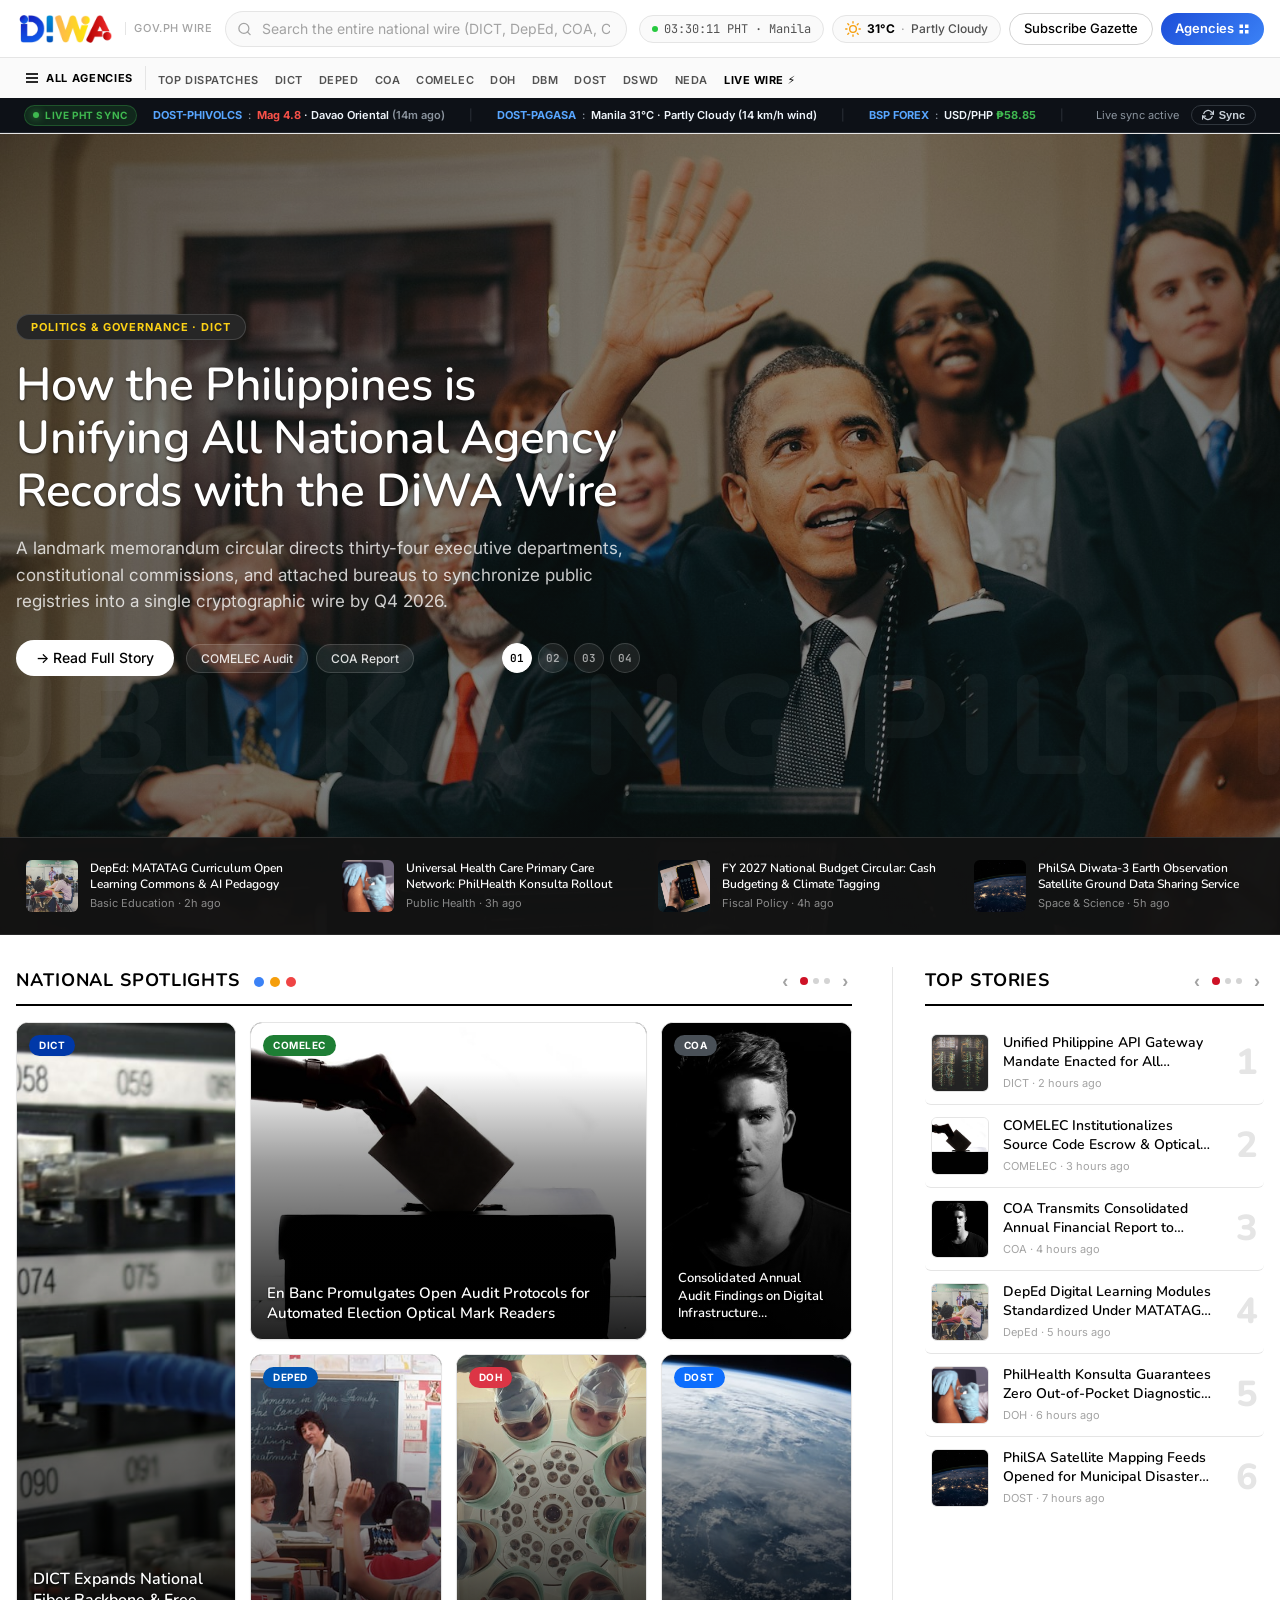
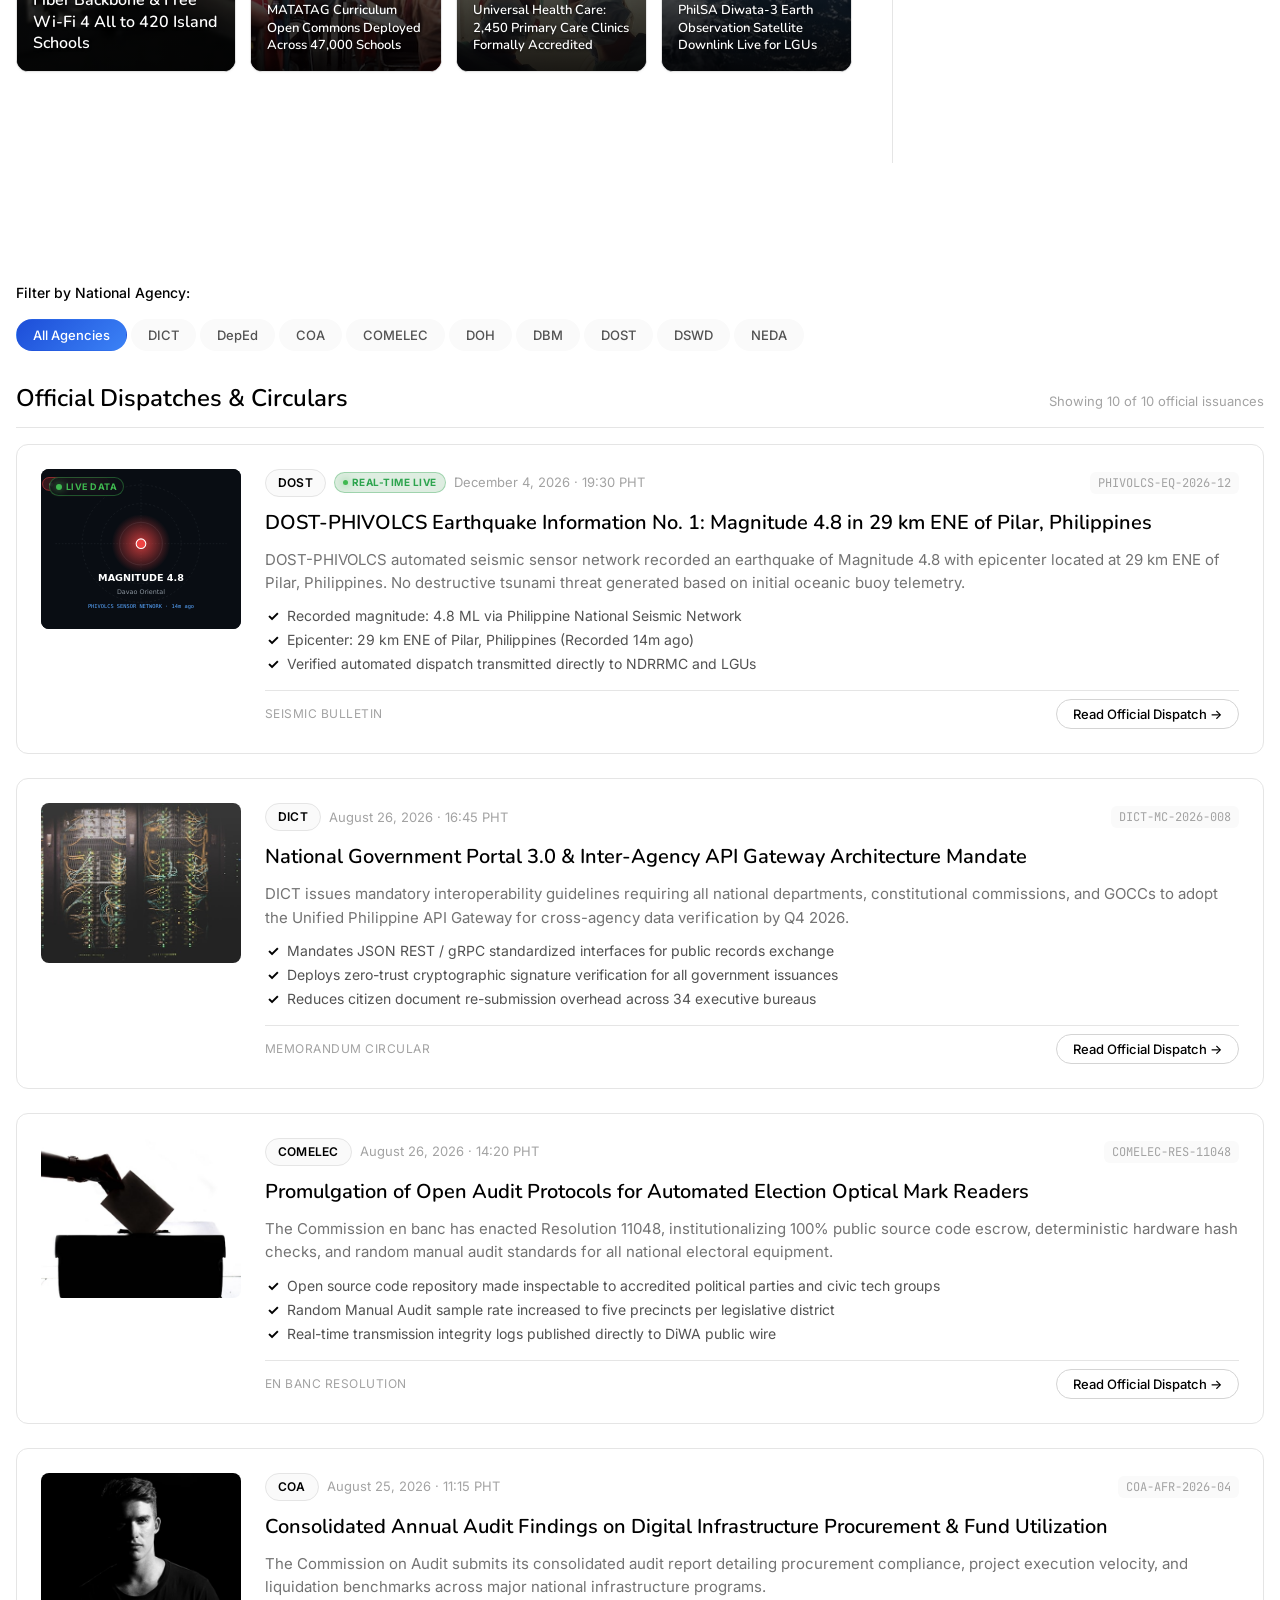
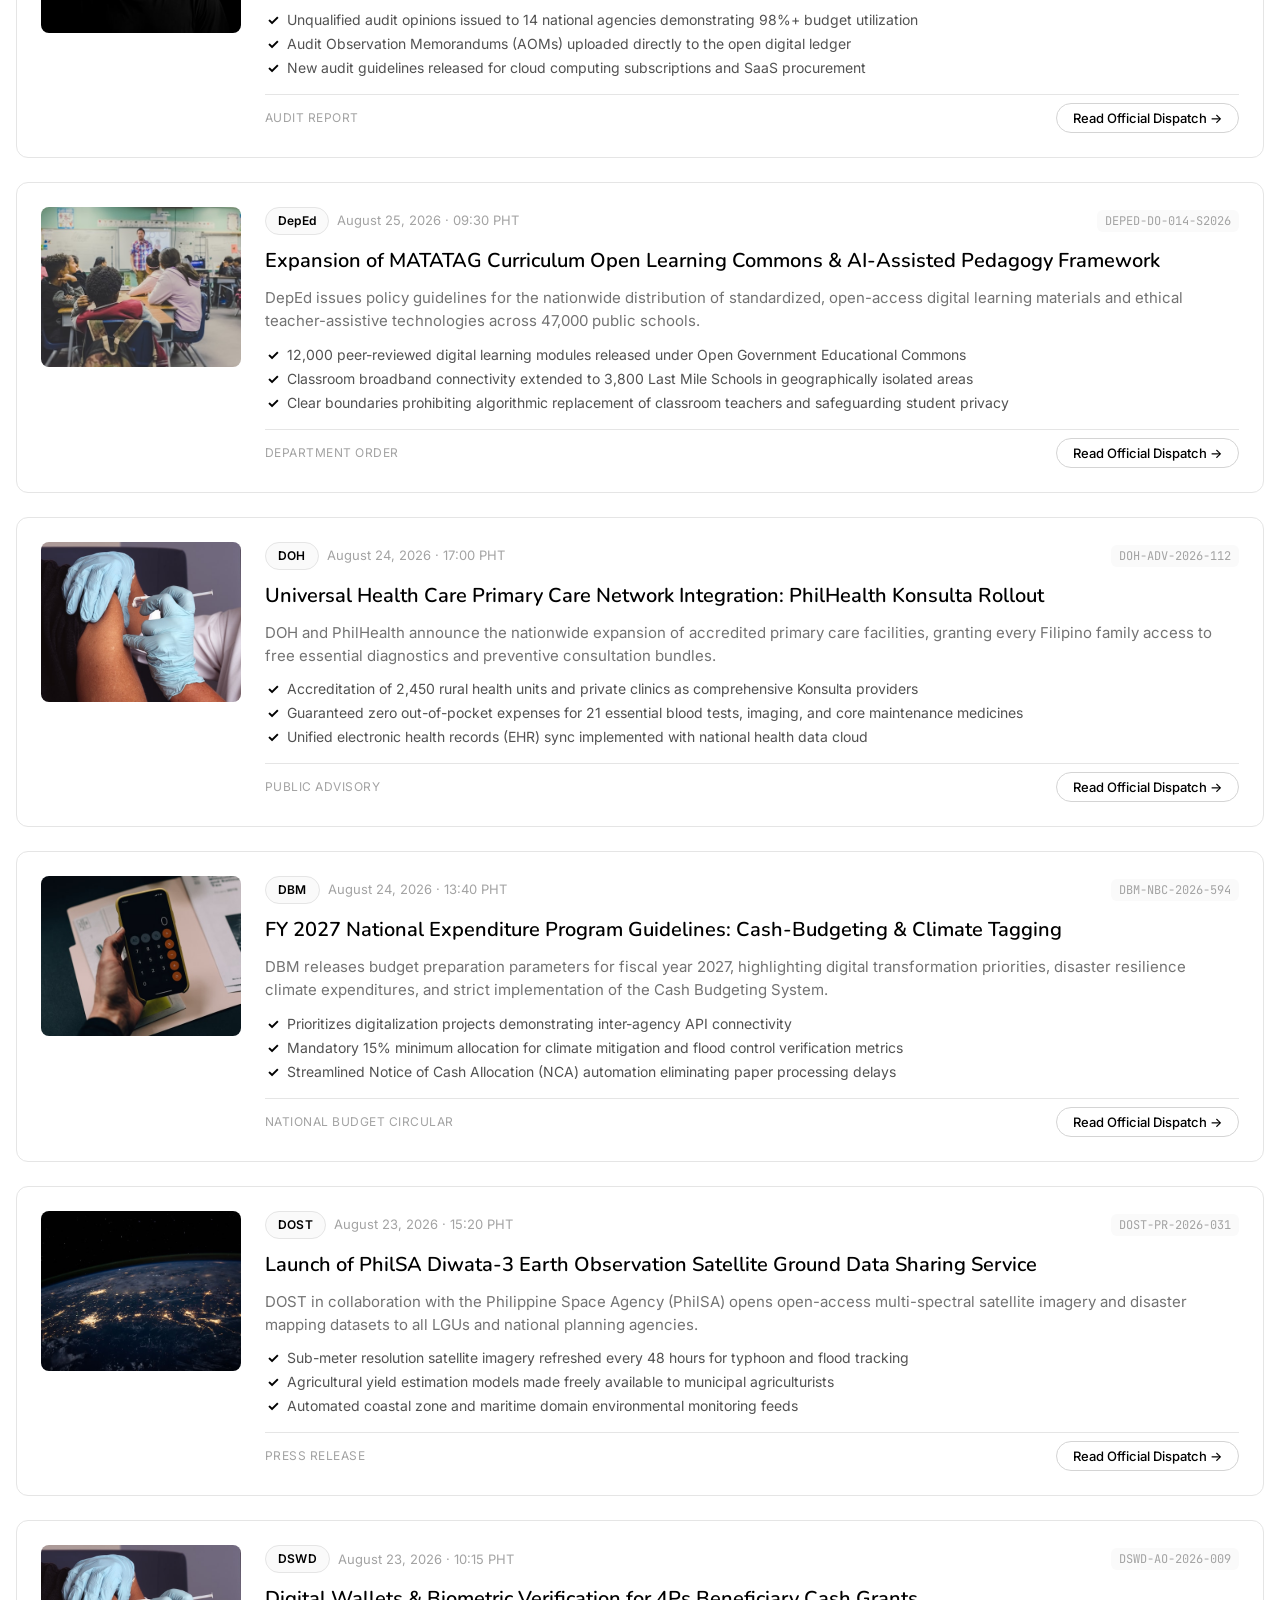
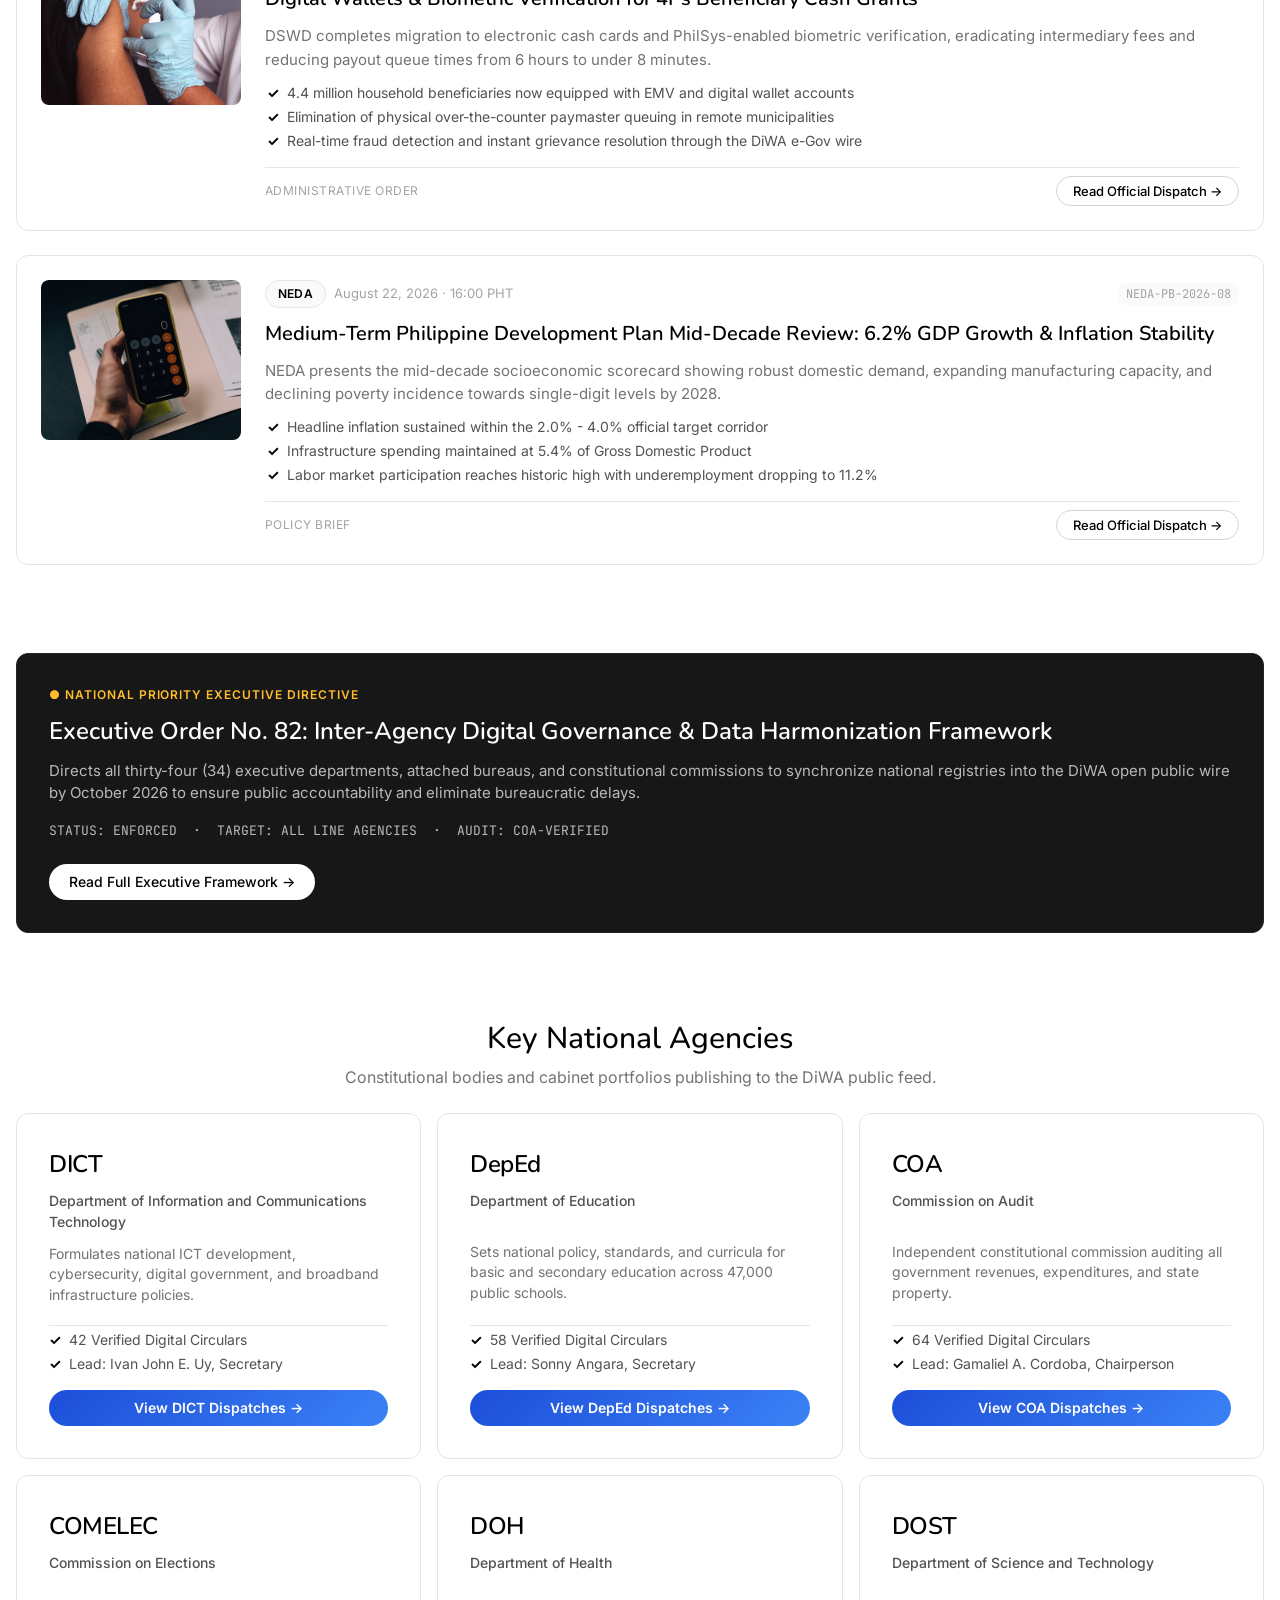
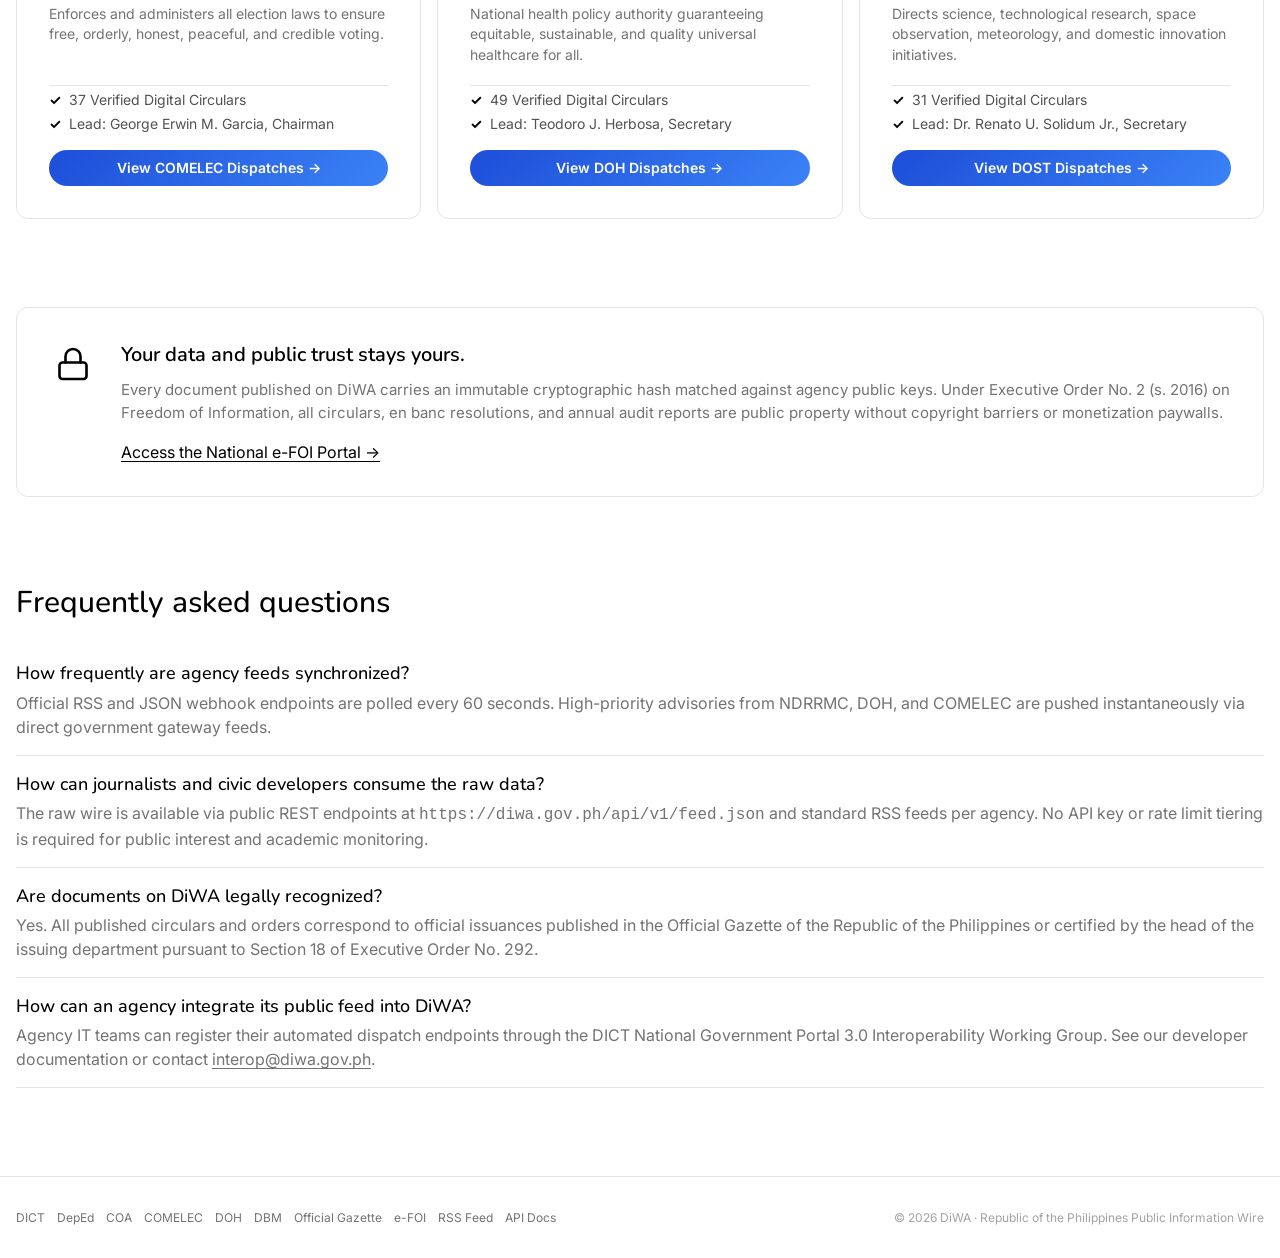
<file: index.html>
<!DOCTYPE html>
<html lang="en">
<head>
  <meta charset="UTF-8">
  <meta name="viewport" content="width=device-width, initial-scale=1.0">
  <title>DiWA — Republic of the Philippines National Agencies Wire</title>
  <meta name="description" content="The unified public record and live wire for Philippine national agencies: DICT, DepEd, COA, COMELEC, DOH, DBM, DOST, and executive departments.">
  <link rel="icon" type="image/png" href="assets/logo.png">
  <link rel="stylesheet" href="styles.css">
</head>
<body>

  <!-- =========================================================================
       1. Double-Decker National Editorial Navigation
       ========================================================================= -->
  <header class="editorial-header">
    <!-- Upper Main Deck -->
    <div class="nav-upper-bar">
      <div class="nav-inner">
        <div class="nav-left">
          <a href="#" class="nav-brand" title="DiWA National Wire">
            <img src="assets/logo.png" alt="DiWA Logo" class="nav-brand-logo">
            <span class="nav-brand-sub">Gov.ph Wire</span>
          </a>
        </div>

        <!-- Center Search Pill -->
        <div class="nav-search-wrap">
          <span class="search-icon">
            <svg width="15" height="15" viewBox="0 0 24 24" fill="none" stroke="currentColor" stroke-width="2" stroke-linecap="round" stroke-linejoin="round">
              <circle cx="11" cy="11" r="8"></circle>
              <line x1="21" y1="21" x2="16.65" y2="16.65"></line>
            </svg>
          </span>
          <input 
            type="text" 
            id="navSearchInput" 
            class="search-pill" 
            placeholder="Search the entire national wire (DICT, DepEd, COA, COMELEC...)"
            aria-label="Search releases"
          >
        </div>

        <!-- Right Utility Cluster -->
        <div class="nav-right">
          <div class="nav-time-badge" id="navTimeBadge">
            <span class="nav-status-dot"></span>
            <span>09:49 PHT · Manila</span>
          </div>
          <div class="nav-weather-badge" id="navWeatherBadge">
            <svg class="weather-icon" width="16" height="16" viewBox="0 0 24 24" fill="none" stroke="currentColor" stroke-width="2" stroke-linecap="round" stroke-linejoin="round">
              <circle cx="12" cy="12" r="5"></circle>
              <line x1="12" y1="1" x2="12" y2="3"></line>
              <line x1="12" y1="21" x2="12" y2="23"></line>
              <line x1="4.22" y1="4.22" x2="5.64" y2="5.64"></line>
              <line x1="18.36" y1="18.36" x2="19.78" y2="19.78"></line>
              <line x1="1" y1="12" x2="3" y2="12"></line>
              <line x1="21" y1="12" x2="23" y2="12"></line>
              <line x1="4.22" y1="19.78" x2="5.64" y2="18.36"></line>
              <line x1="18.36" y1="5.64" x2="19.78" y2="4.22"></line>
            </svg>
            <span id="weatherTemp">32°C</span>
            <span class="weather-divider">·</span>
            <span id="weatherDesc">Partly Cloudy</span>
          </div>
          <a href="#newsFeedSection" class="button-secondary btn-compact">Subscribe Gazette</a>
          <a href="#agencyDirectory" class="button-primary btn-compact" title="Browse Agency Directory">
            <span>Agencies</span>
            <svg width="12" height="12" viewBox="0 0 24 24" fill="currentColor">
              <rect x="3" y="3" width="7" height="7"></rect>
              <rect x="14" y="3" width="7" height="7"></rect>
              <rect x="14" y="14" width="7" height="7"></rect>
              <rect x="3" y="14" width="7" height="7"></rect>
            </svg>
          </a>
          
          <button class="mobile-menu-btn" id="mobileMenuBtn" aria-label="Toggle mobile menu">
            <svg width="22" height="22" viewBox="0 0 24 24" fill="none" stroke="currentColor" stroke-width="2">
              <line x1="3" y1="6" x2="21" y2="6"></line>
              <line x1="3" y1="12" x2="21" y2="12"></line>
              <line x1="3" y1="18" x2="21" y2="18"></line>
            </svg>
          </button>
        </div>
      </div>
    </div>

    <!-- Lower Sub-Nav Bar (Agency Categories) -->
    <nav class="nav-lower-bar">
      <div class="nav-inner sub-nav-inner">
        <button class="sub-nav-menu-trigger" onclick="document.getElementById('mobileNavDrawer').classList.toggle('open')">
          <svg width="16" height="16" viewBox="0 0 24 24" fill="none" stroke="currentColor" stroke-width="2.5">
            <line x1="3" y1="6" x2="21" y2="6"></line>
            <line x1="3" y1="12" x2="21" y2="12"></line>
            <line x1="3" y1="18" x2="21" y2="18"></line>
          </svg>
          <span class="sub-nav-all-label">ALL AGENCIES</span>
        </button>

        <ul class="sub-nav-links">
          <li><a href="index.html" class="active">TOP DISPATCHES</a></li>
          <li><a href="dict.html">DICT</a></li>
          <li><a href="deped.html">DEPED</a></li>
          <li><a href="coa.html">COA</a></li>
          <li><a href="comelec.html">COMELEC</a></li>
          <li><a href="doh.html">DOH</a></li>
          <li><a href="dbm.html">DBM</a></li>
          <li><a href="dost.html">DOST</a></li>
          <li><a href="dswd.html">DSWD</a></li>
          <li><a href="neda.html">NEDA</a></li>
          <li><a href="#liveWireSection" class="sub-nav-wire-link">LIVE WIRE ⚡</a></li>
        </ul>
      </div>
    </nav>

    <!-- Real-Time Philippine Agency Telemetry Bar -->
    <div class="live-telemetry-bar" id="liveTelemetryBar">
      <div class="telemetry-container">
        <div class="telemetry-left">
          <span class="telemetry-live-tag">
            <span class="pulse-dot-live"></span>
            LIVE PHT SYNC
          </span>
        </div>

        <div class="telemetry-ticker" id="telemetryTicker">
          <div class="telemetry-item" id="telemetrySeismic">
            <span class="telemetry-item-agency">DOST-PHIVOLCS</span>:
            <span class="telemetry-item-val" id="telemetrySeismicVal"><span style="color:#f85149; font-weight:700;">Mag 5.2</span> · Sarangani <span style="color:#8b949e;">(Live)</span></span>
          </div>
          <span class="telemetry-item-sep">|</span>
          <div class="telemetry-item" id="telemetryWeather">
            <span class="telemetry-item-agency">DOST-PAGASA</span>:
            <span class="telemetry-item-val" id="telemetryWeatherVal">Manila 32°C · Fair</span>
          </div>
          <span class="telemetry-item-sep">|</span>
          <div class="telemetry-item" id="telemetryForex">
            <span class="telemetry-item-agency">BSP FOREX</span>:
            <span class="telemetry-item-val" id="telemetryForexVal">USD/PHP Live Rate</span>
          </div>
          <span class="telemetry-item-sep">|</span>
          <div class="telemetry-item" id="telemetryGovCloud">
            <span class="telemetry-item-agency">DICT GOVCLOUD</span>:
            <span class="telemetry-item-val" id="telemetryGovCloudVal">API Gateway <span style="color:#3fb950;">● Operational (34ms)</span></span>
          </div>
        </div>

        <div class="telemetry-right">
          <span class="live-sync-indicator" id="liveSyncStatus">Updated just now</span>
          <button class="live-sync-btn" id="manualSyncBtn" onclick="triggerManualSync()" title="Refresh live agency telemetry">
            <svg width="12" height="12" viewBox="0 0 24 24" fill="none" stroke="currentColor" stroke-width="2.5" stroke-linecap="round" stroke-linejoin="round">
              <polyline points="23 4 23 10 17 10"></polyline>
              <polyline points="1 20 1 14 7 14"></polyline>
              <path d="M3.51 9a9 9 0 0 1 14.85-3.36L23 10M1 14l4.64 4.36A9 9 0 0 0 20.49 15"></path>
            </svg>
            Sync
          </button>
        </div>
      </div>
    </div>

    <!-- Mobile Navigation Drawer -->
    <div class="mobile-nav-drawer" id="mobileNavDrawer">
      <ul class="mobile-nav-links">
        <li><a href="#newsFeedSection" onclick="document.getElementById('mobileNavDrawer').classList.remove('open')">Dispatches</a></li>
        <li><a href="#agencyDirectory" onclick="document.getElementById('mobileNavDrawer').classList.remove('open')">National Agencies</a></li>
        <li><a href="#liveWireSection" onclick="document.getElementById('mobileNavDrawer').classList.remove('open')">Live Wire Terminal</a></li>
        <li><a href="#transparencySection" onclick="document.getElementById('mobileNavDrawer').classList.remove('open')">Transparency & FOI</a></li>
        <li><a href="#faqSection" onclick="document.getElementById('mobileNavDrawer').classList.remove('open')">FAQ</a></li>
      </ul>
      <div style="margin-top: 16px;">
        <button class="button-primary" style="width: 100%;" onclick="document.getElementById('mobileNavDrawer').classList.remove('open'); filterByAgency('all');">
          Browse All 34 Agencies
        </button>
      </div>
    </div>
  </header>

  <!-- =========================================================================
       2. USA TODAY-STYLE EDITORIAL HERO SECTION
       ========================================================================= -->
  <main>
    <section class="editorial-hero">
      <!-- Ambient National Watermark & SVG Backdrop -->
      <div class="hero-watermark">REPUBLIKA NG PILIPINAS</div>

      <div class="grid-container hero-editorial-grid">
        <!-- Left Main Story Feature -->
        <div class="hero-main-column">
          <div class="hero-cat-badge-wrap">
            <span class="hero-cat-pill" id="heroStoryPill">POLITICS & GOVERNANCE · DICT</span>
          </div>

          <h1 class="hero-editorial-title" id="heroStoryTitle">
            How the Philippines is Unifying All National Agency Records with the DiWA Wire
          </h1>

          <p class="hero-editorial-excerpt" id="heroStoryExcerpt">
            A landmark memorandum circular directs thirty-four executive departments, constitutional commissions, and attached bureaus to synchronize public registries into a single cryptographic wire by Q4 2026.
          </p>

          <div class="hero-story-action-strip">
            <button class="button-pill-on-dark" id="heroReadBtn" onclick="openDispatchModal('dict-2026-01')">
              → Read Full Story
            </button>

            <div class="hero-related-pills">
              <button class="hero-chip-pill" onclick="openDispatchModal('comelec-2026-01')">COMELEC Audit</button>
              <button class="hero-chip-pill" onclick="openDispatchModal('coa-2026-01')">COA Report</button>
            </div>

            <!-- Story Pagination Dots (01 02 03 04) -->
            <div class="hero-pagination-cluster">
              <button class="hero-page-pill active" onclick="switchHeroStory(0)">01</button>
              <button class="hero-page-pill" onclick="switchHeroStory(1)">02</button>
              <button class="hero-page-pill" onclick="switchHeroStory(2)">03</button>
              <button class="hero-page-pill" onclick="switchHeroStory(3)">04</button>
            </div>
          </div>
               </div>      </div>

      <!-- Bottom Docked Strip: 4 Horizontal News Cards (USA Today Dock) -->
      <div class="hero-dock-container">
        <div class="grid-container hero-dock-grid">
          <!-- Dock Card 1: DepEd -->
          <article class="dock-card" onclick="openDispatchModal('deped-2026-01')">
            <div class="dock-card-thumb-wrap">
              <img src="assets/thumb-deped.jpg" alt="DepEd Learning" class="dock-card-thumb">
            </div>
            <div class="dock-card-content">
              <h5 class="dock-card-title">DepEd: MATATAG Curriculum Open Learning Commons & AI Pedagogy</h5>
              <div class="dock-card-meta">Basic Education · 2h ago</div>
            </div>
          </article>

          <!-- Dock Card 2: DOH -->
          <article class="dock-card" onclick="openDispatchModal('doh-2026-01')">
            <div class="dock-card-thumb-wrap">
              <img src="assets/thumb-doh.jpg" alt="DOH Health" class="dock-card-thumb">
            </div>
            <div class="dock-card-content">
              <h5 class="dock-card-title">Universal Health Care Primary Care Network: PhilHealth Konsulta Rollout</h5>
              <div class="dock-card-meta">Public Health · 3h ago</div>
            </div>
          </article>

          <!-- Dock Card 3: DBM -->
          <article class="dock-card" onclick="openDispatchModal('dbm-2026-01')">
            <div class="dock-card-thumb-wrap">
              <img src="assets/thumb-dbm.jpg" alt="DBM Budget" class="dock-card-thumb">
            </div>
            <div class="dock-card-content">
              <h5 class="dock-card-title">FY 2027 National Budget Circular: Cash Budgeting & Climate Tagging</h5>
              <div class="dock-card-meta">Fiscal Policy · 4h ago</div>
            </div>
          </article>

          <!-- Dock Card 4: DOST -->
          <article class="dock-card" onclick="openDispatchModal('dost-2026-01')">
            <div class="dock-card-thumb-wrap">
              <img src="assets/thumb-dost.jpg" alt="DOST Satellite" class="dock-card-thumb">
            </div>
            <div class="dock-card-content">
              <h5 class="dock-card-title">PhilSA Diwata-3 Earth Observation Satellite Ground Data Sharing Service</h5>
              <div class="dock-card-meta">Space & Science · 5h ago</div>
            </div>
          </article>
        </div>
      </div>
    </section>

    <!-- =========================================================================
         2.5. Editorial Mosaic & Top Stories Ranked Sidebar (USA Today Grid)
         ========================================================================= -->
    <section class="magazine-fullscreen-section grid-container" id="editorialMosaicSection">
      <div class="magazine-layout">
        <!-- Left Column: Agency In-Depth Spotlights -->
        <div class="magazine-main">
          <div class="magazine-section-header">
            <h3 class="magazine-section-title">National Spotlights <span class="three-circles-row"><span class="circle circle-blue"></span><span class="circle circle-yellow"></span><span class="circle circle-red"></span></span></h3>
            <div class="magazine-carousel-controls">
              <button class="mag-arrow-btn" aria-label="Previous">‹</button>
              <div class="mag-dots">
                <span class="mag-dot active"></span>
                <span class="mag-dot"></span>
                <span class="mag-dot"></span>
              </div>
              <button class="mag-arrow-btn" aria-label="Next">›</button>
            </div>
          </div>

          <div class="mosaic-grid">
            <!-- Mosaic Card 1: Tall Left (DICT) -->
            <article class="mosaic-card mosaic-tall" onclick="openDispatchModal('dict-2026-01')">
              <img src="assets/mosaic-dict-tall.jpg" alt="DICT Fiber Infrastructure" class="mosaic-img">
              <div class="mosaic-overlay">
                <span class="mosaic-tag-pill pill-dict">DICT</span>
                <h4 class="mosaic-title">DICT Expands National Fiber Backbone & Free Wi-Fi 4 All to 420 Island Schools</h4>
              </div>
            </article>

            <!-- Mosaic Card 2: Top Wide Center (COMELEC) -->
            <article class="mosaic-card mosaic-wide" onclick="openDispatchModal('comelec-2026-01')">
              <img src="assets/mosaic-election.jpg" alt="COMELEC Ballot Verification" class="mosaic-img">
              <div class="mosaic-overlay">
                <span class="mosaic-tag-pill pill-comelec">COMELEC</span>
                <h4 class="mosaic-title">En Banc Promulgates Open Audit Protocols for Automated Election Optical Mark Readers</h4>
              </div>
            </article>

            <!-- Mosaic Card 3: Top Right (COA) -->
            <article class="mosaic-card mosaic-square" onclick="openDispatchModal('coa-2026-01')">
              <img src="assets/mosaic-audit.jpg" alt="COA Audit Ledger" class="mosaic-img">
              <div class="mosaic-overlay">
                <span class="mosaic-tag-pill pill-coa">COA</span>
                <h4 class="mosaic-title">Consolidated Annual Audit Findings on Digital Infrastructure Procurement</h4>
              </div>
            </article>

            <!-- Mosaic Card 4: Bottom Center 1 (DEPED) -->
            <article class="mosaic-card" onclick="openDispatchModal('deped-2026-01')">
              <img src="assets/mosaic-students.jpg" alt="DepEd Learning" class="mosaic-img">
              <div class="mosaic-overlay">
                <span class="mosaic-tag-pill pill-deped">DEPED</span>
                <h4 class="mosaic-title">MATATAG Curriculum Open Commons Deployed Across 47,000 Schools</h4>
              </div>
            </article>

            <!-- Mosaic Card 5: Bottom Center 2 (DOH) -->
            <article class="mosaic-card" onclick="openDispatchModal('doh-2026-01')">
              <img src="assets/mosaic-health.jpg" alt="DOH Health" class="mosaic-img">
              <div class="mosaic-overlay">
                <span class="mosaic-tag-pill pill-doh">DOH</span>
                <h4 class="mosaic-title">Universal Health Care: 2,450 Primary Care Clinics Formally Accredited</h4>
              </div>
            </article>

            <!-- Mosaic Card 6: Bottom Center 3 (DOST) -->
            <article class="mosaic-card" onclick="openDispatchModal('dost-2026-01')">
              <img src="assets/mosaic-satellite.jpg" alt="DOST Satellite" class="mosaic-img">
              <div class="mosaic-overlay">
                <span class="mosaic-tag-pill pill-dost">DOST</span>
                <h4 class="mosaic-title">PhilSA Diwata-3 Earth Observation Satellite Downlink Live for LGUs</h4>
              </div>
            </article>
          </div>
        </div>

        <!-- Right Column: Top Stories Ranked 1 to 6 -->
        <aside class="magazine-sidebar">
          <div class="magazine-section-header">
            <h3 class="magazine-section-title">Top Stories</h3>
            <div class="magazine-carousel-controls">
              <button class="mag-arrow-btn" aria-label="Previous">‹</button>
              <div class="mag-dots">
                <span class="mag-dot active"></span>
                <span class="mag-dot"></span>
                <span class="mag-dot"></span>
              </div>
              <button class="mag-arrow-btn" aria-label="Next">›</button>
            </div>
          </div>

          <div class="ranked-stories-list">
            <!-- Rank Item 1 -->
            <article class="ranked-story-item" onclick="openDispatchModal('dict-2026-01')">
              <div class="ranked-thumb-wrap">
                <img src="assets/thumb-dict.jpg" alt="DICT" class="ranked-thumb">
              </div>
              <div class="ranked-content">
                <h5 class="ranked-title">Unified Philippine API Gateway Mandate Enacted for All Agencies</h5>
                <div class="ranked-meta">DICT · 2 hours ago</div>
              </div>
              <div class="ranked-num">1</div>
            </article>

            <!-- Rank Item 2 -->
            <article class="ranked-story-item" onclick="openDispatchModal('comelec-2026-01')">
              <div class="ranked-thumb-wrap">
                <img src="assets/thumb-comelec.jpg" alt="COMELEC" class="ranked-thumb">
              </div>
              <div class="ranked-content">
                <h5 class="ranked-title">COMELEC Institutionalizes Source Code Escrow & Optical Mark Audit</h5>
                <div class="ranked-meta">COMELEC · 3 hours ago</div>
              </div>
              <div class="ranked-num">2</div>
            </article>

            <!-- Rank Item 3 -->
            <article class="ranked-story-item" onclick="openDispatchModal('coa-2026-01')">
              <div class="ranked-thumb-wrap">
                <img src="assets/thumb-coa.jpg" alt="COA" class="ranked-thumb">
              </div>
              <div class="ranked-content">
                <h5 class="ranked-title">COA Transmits Consolidated Annual Financial Report to Congress</h5>
                <div class="ranked-meta">COA · 4 hours ago</div>
              </div>
              <div class="ranked-num">3</div>
            </article>

            <!-- Rank Item 4 -->
            <article class="ranked-story-item" onclick="openDispatchModal('deped-2026-01')">
              <div class="ranked-thumb-wrap">
                <img src="assets/thumb-deped.jpg" alt="DepEd" class="ranked-thumb">
              </div>
              <div class="ranked-content">
                <h5 class="ranked-title">DepEd Digital Learning Modules Standardized Under MATATAG Commons</h5>
                <div class="ranked-meta">DepEd · 5 hours ago</div>
              </div>
              <div class="ranked-num">4</div>
            </article>

            <!-- Rank Item 5 -->
            <article class="ranked-story-item" onclick="openDispatchModal('doh-2026-01')">
              <div class="ranked-thumb-wrap">
                <img src="assets/thumb-doh.jpg" alt="DOH" class="ranked-thumb">
              </div>
              <div class="ranked-content">
                <h5 class="ranked-title">PhilHealth Konsulta Guarantees Zero Out-of-Pocket Diagnostic Bundles</h5>
                <div class="ranked-meta">DOH · 6 hours ago</div>
              </div>
              <div class="ranked-num">5</div>
            </article>

            <!-- Rank Item 6 -->
            <article class="ranked-story-item" onclick="openDispatchModal('dost-2026-01')">
              <div class="ranked-thumb-wrap">
                <img src="assets/thumb-dost.jpg" alt="DOST" class="ranked-thumb">
              </div>
              <div class="ranked-content">
                <h5 class="ranked-title">PhilSA Satellite Mapping Feeds Opened for Municipal Disaster Response</h5>
                <div class="ranked-meta">DOST · 7 hours ago</div>
              </div>
              <div class="ranked-num">6</div>
            </article>
          </div>
        </aside>
      </div>
    </section>



    <!-- =========================================================================
         5. Agency Filter & News Feed Section
         ========================================================================= -->
    <section class="section-spacer grid-container" id="newsFeedSection">
      <!-- Filter Bar -->
      <div class="filter-section" style="margin-bottom: 32px;">
        <div class="filter-group-header">
          <span class="typography-body-sm-strong">Filter by National Agency:</span>
        </div>

        <div class="filter-pills-row">
          <button class="filter-pill active" data-agency-filter="all">All Agencies</button>
          <button class="filter-pill" data-agency-filter="dict">DICT</button>
          <button class="filter-pill" data-agency-filter="deped">DepEd</button>
          <button class="filter-pill" data-agency-filter="coa">COA</button>
          <button class="filter-pill" data-agency-filter="comelec">COMELEC</button>
          <button class="filter-pill" data-agency-filter="doh">DOH</button>
          <button class="filter-pill" data-agency-filter="dbm">DBM</button>
          <button class="filter-pill" data-agency-filter="dost">DOST</button>
          <button class="filter-pill" data-agency-filter="dswd">DSWD</button>
          <button class="filter-pill" data-agency-filter="neda">NEDA</button>
        </div>
      </div>

      <!-- News Section Header -->
      <div class="news-section-header">
        <h2 class="typography-heading-lg">Official Dispatches & Circulars</h2>
        <span class="news-count-badge" id="newsCountBadge">Loading issuances...</span>
      </div>

      <!-- News Card Feed List -->
      <div class="news-feed-list" id="newsFeedList">
        <!-- Rendered dynamically by app.js -->
      </div>
    </section>

    <!-- =========================================================================
         6. Inverted Dark Section (The Single Inverted Moment per Design MD)
         ========================================================================= -->
    <section class="section-spacer grid-container">
      <div class="pricing-card-dark">
        <div class="card-dark-eyebrow">
          <span>●</span>
          <span>National Priority Executive Directive</span>
        </div>

        <h2 class="card-dark-headline">
          Executive Order No. 82: Inter-Agency Digital Governance & Data Harmonization Framework
        </h2>

        <p class="card-dark-body">
          Directs all thirty-four (34) executive departments, attached bureaus, and constitutional commissions to synchronize national registries into the DiWA open public wire by October 2026 to ensure public accountability and eliminate bureaucratic delays.
        </p>

        <div class="card-dark-meta-row">
          <span class="card-dark-meta-item">STATUS: ENFORCED</span>
          <span>·</span>
          <span class="card-dark-meta-item">TARGET: ALL LINE AGENCIES</span>
          <span>·</span>
          <span class="card-dark-meta-item">AUDIT: COA-VERIFIED</span>
        </div>

        <div class="card-dark-actions">
          <button class="button-pill-on-dark" onclick="openDispatchModal('dict-2026-01')">
            Read Full Executive Framework →
          </button>
        </div>
      </div>
    </section>

    <!-- =========================================================================
         7. Agency Directory (3-up Pricing Card Style)
         ========================================================================= -->
    <section class="section-spacer grid-container" id="agencyDirectory">
      <div class="directory-header">
        <h2 class="typography-display-lg" style="margin-bottom: 8px;">Key National Agencies</h2>
        <p class="typography-body-md">Constitutional bodies and cabinet portfolios publishing to the DiWA public feed.</p>
      </div>

      <div class="directory-grid" id="directoryGrid">
        <!-- Rendered dynamically by app.js -->
      </div>
    </section>

    <!-- =========================================================================
         8. Transparency & Data Trust Section
         ========================================================================= -->
    <section class="section-spacer grid-container" id="transparencySection">
      <div class="transparency-box">
        <div class="transparency-icon-wrap">
          <!-- Stroke-only lock icon per Design MD -->
          <svg width="36" height="36" viewBox="0 0 24 24" fill="none" stroke="currentColor" stroke-width="1.75" stroke-linecap="round" stroke-linejoin="round">
            <rect x="3" y="11" width="18" height="11" rx="2" ry="2"></rect>
            <path d="M7 11V7a5 5 0 0 1 10 0v4"></path>
          </svg>
        </div>

        <div class="transparency-content">
          <h3 class="transparency-title">Your data and public trust stays yours.</h3>
          <p class="transparency-text">
            Every document published on DiWA carries an immutable cryptographic hash matched against agency public keys. Under Executive Order No. 2 (s. 2016) on Freedom of Information, all circulars, en banc resolutions, and annual audit reports are public property without copyright barriers or monetization paywalls.
          </p>
          <div style="margin-top: 8px;">
            <a href="https://www.foi.gov.ph" target="_blank" rel="noopener" class="link-inline">
              Access the National e-FOI Portal →
            </a>
          </div>
        </div>
      </div>
    </section>

    <!-- =========================================================================
         9. FAQ Section (Stacked Plain Hairline Rows)
         ========================================================================= -->
    <section class="section-bottom-space grid-container" id="faqSection">
      <div class="faq-header">
        <h2 class="typography-display-lg">Frequently asked questions</h2>
      </div>

      <div class="faq-list">
        <div class="faq-row">
          <h3 class="faq-question">How frequently are agency feeds synchronized?</h3>
          <p class="faq-answer">
            Official RSS and JSON webhook endpoints are polled every 60 seconds. High-priority advisories from NDRRMC, DOH, and COMELEC are pushed instantaneously via direct government gateway feeds.
          </p>
        </div>

        <div class="faq-row">
          <h3 class="faq-question">How can journalists and civic developers consume the raw data?</h3>
          <p class="faq-answer">
            The raw wire is available via public REST endpoints at <code>https://diwa.gov.ph/api/v1/feed.json</code> and standard RSS feeds per agency. No API key or rate limit tiering is required for public interest and academic monitoring.
          </p>
        </div>

        <div class="faq-row">
          <h3 class="faq-question">Are documents on DiWA legally recognized?</h3>
          <p class="faq-answer">
            Yes. All published circulars and orders correspond to official issuances published in the Official Gazette of the Republic of the Philippines or certified by the head of the issuing department pursuant to Section 18 of Executive Order No. 292.
          </p>
        </div>

        <div class="faq-row">
          <h3 class="faq-question">How can an agency integrate its public feed into DiWA?</h3>
          <p class="faq-answer">
            Agency IT teams can register their automated dispatch endpoints through the DICT National Government Portal 3.0 Interoperability Working Group. See our developer documentation or contact <a href="mailto:interop@diwa.gov.ph" class="link-mute">interop@diwa.gov.ph</a>.
          </p>
        </div>
      </div>
    </section>
  </main>

  <!-- =========================================================================
       10. Footer
       ========================================================================= -->
  <footer class="footer-section">
    <div class="footer-inner">
      <ul class="footer-links">
        <li><a href="#" onclick="filterByAgency('dict'); return false;">DICT</a></li>
        <li><a href="#" onclick="filterByAgency('deped'); return false;">DepEd</a></li>
        <li><a href="#" onclick="filterByAgency('coa'); return false;">COA</a></li>
        <li><a href="#" onclick="filterByAgency('comelec'); return false;">COMELEC</a></li>
        <li><a href="#" onclick="filterByAgency('doh'); return false;">DOH</a></li>
        <li><a href="#" onclick="filterByAgency('dbm'); return false;">DBM</a></li>
        <li><a href="https://www.officialgazette.gov.ph" target="_blank" rel="noopener">Official Gazette</a></li>
        <li><a href="https://www.foi.gov.ph" target="_blank" rel="noopener">e-FOI</a></li>
        <li><a href="#" onclick="copyToClipboard('https://diwa.gov.ph/api/v1/feed.json', 'RSS feed URL copied'); return false;">RSS Feed</a></li>
        <li><a href="#faqSection">API Docs</a></li>
      </ul>

      <div class="footer-copyright">
        © 2026 DiWA · Republic of the Philippines Public Information Wire
      </div>
    </div>
  </footer>

  <!-- =========================================================================
       11. Dispatch Modal Reader
       ========================================================================= -->
  <div class="modal-backdrop" id="dispatchModal" role="dialog" aria-modal="true" aria-labelledby="modalTitle">
    <div class="modal-container">
      <div class="modal-header">
        <span class="typography-body-sm-strong">Official Document Viewer</span>
        <button class="modal-close-btn" onclick="closeDispatchModal()" aria-label="Close modal">
          <svg width="20" height="20" viewBox="0 0 24 24" fill="none" stroke="currentColor" stroke-width="2">
            <line x1="18" y1="6" x2="6" y2="18"></line>
            <line x1="6" y1="6" x2="18" y2="18"></line>
          </svg>
        </button>
      </div>

      <div class="modal-body" id="modalDynamicContent">
        <!-- Rendered dynamically by app.js -->
      </div>

      <div class="modal-footer">
        <button class="button-secondary" onclick="copyModalMarkdown()">
          Copy as Markdown
        </button>
        <button class="button-primary" onclick="window.print()">
          Print / Save Record
        </button>
      </div>
    </div>
  </div>

  <script src="app.js"></script>
  <script src="live-feed.js"></script>
</body>
</html>
</file>
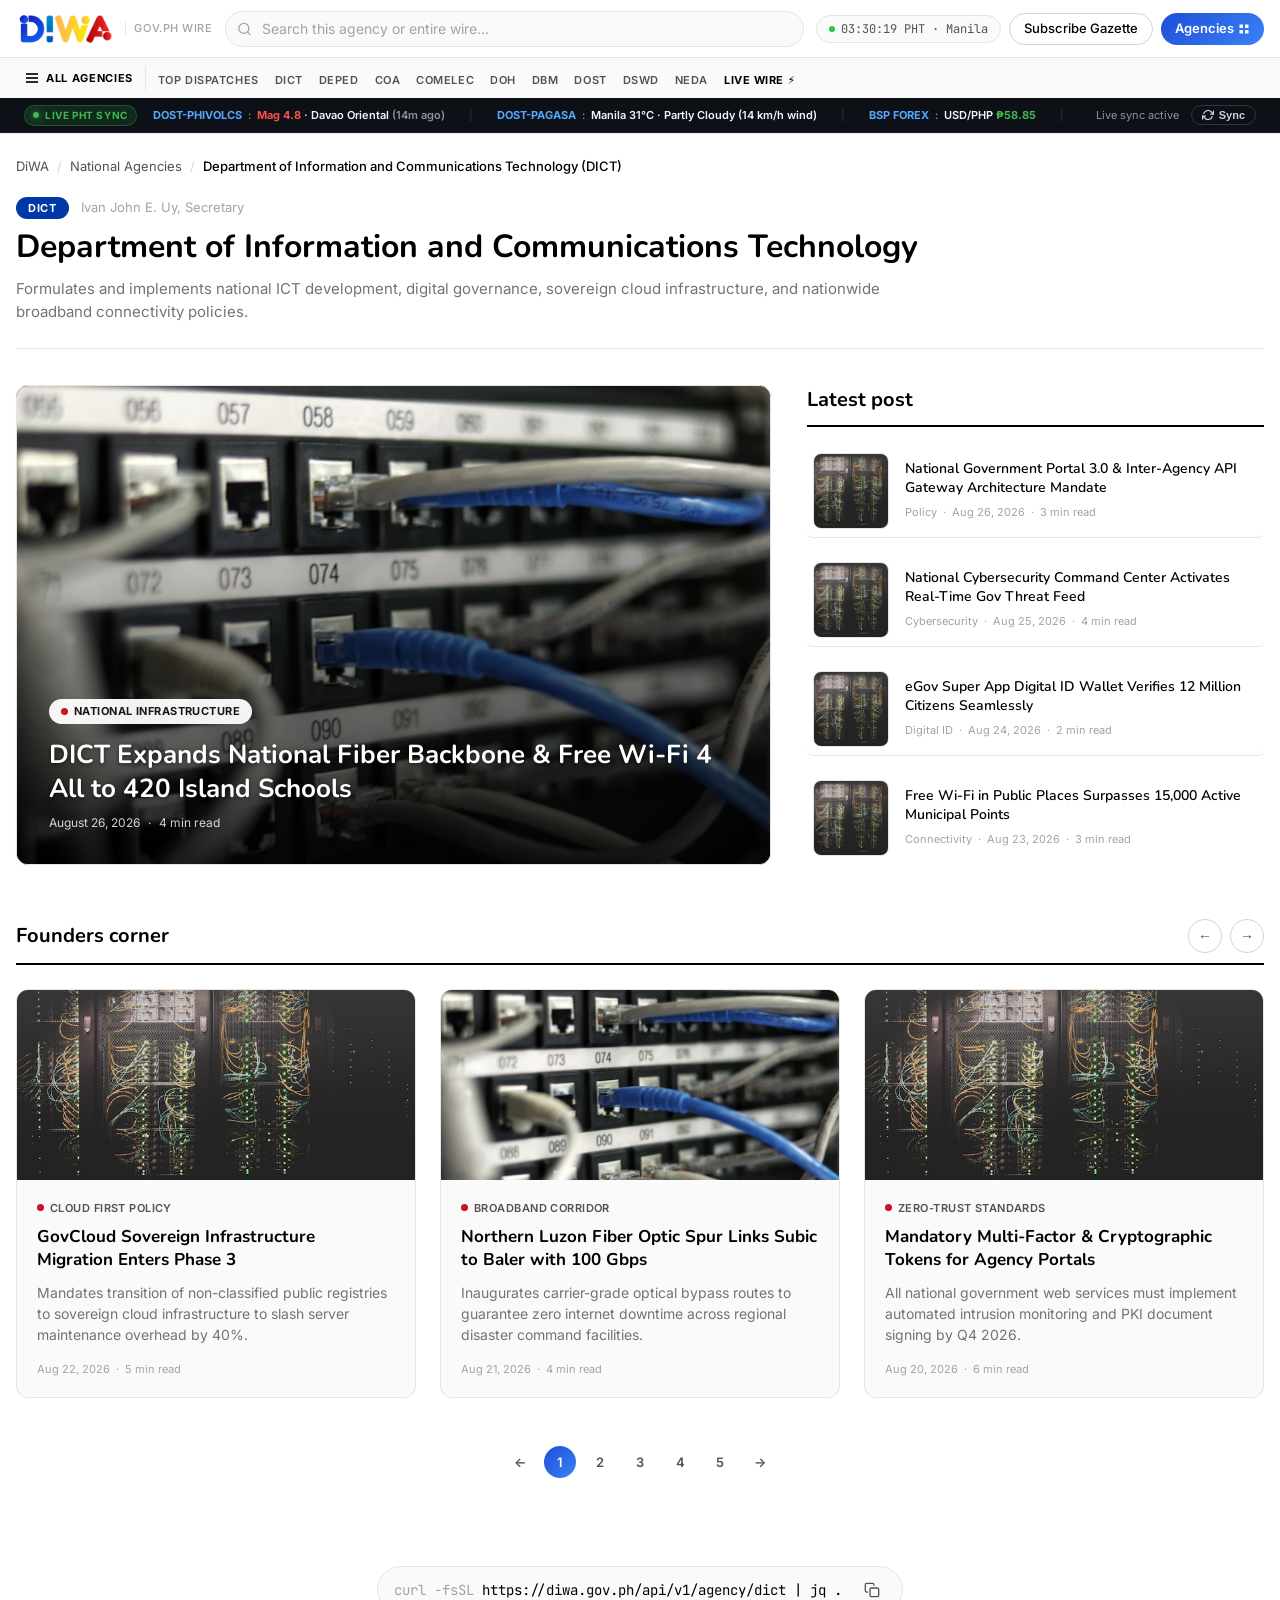
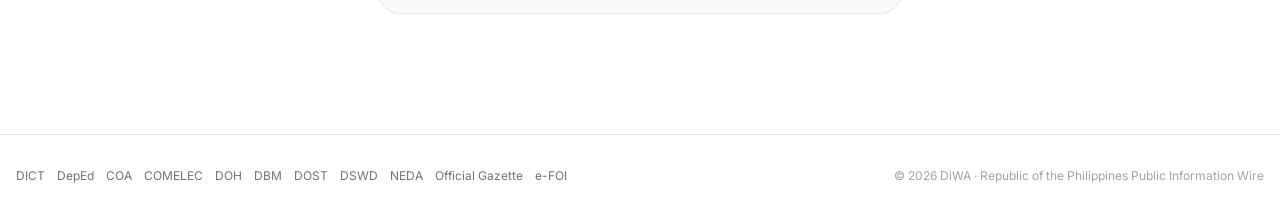
<file: agency.html>
<!DOCTYPE html>
<html lang="en">
<head>
  <meta charset="UTF-8">
  <meta name="viewport" content="width=device-width, initial-scale=1.0">
  <title>Agency Portal — DiWA | Republic of the Philippines</title>
  <meta name="description" content="Official dispatches, directives, and real-time public records archive for Philippine National Government Agencies.">
  <link rel="icon" type="image/png" href="assets/logo.png">

  <!-- Google Fonts: Nunito (SF Pro Rounded feel), Inter, JetBrains Mono -->
  <link rel="preconnect" href="https://fonts.googleapis.com">
  <link rel="preconnect" href="https://fonts.gstatic.com" crossorigin>
  <link href="https://fonts.googleapis.com/css2?family=Inter:wght@400;500;600&family=JetBrains+Mono:wght@400;500&family=Nunito:wght@600;700;800&display=swap" rel="stylesheet">

  <link rel="stylesheet" href="styles.css">
</head>
<body>

  <!-- =========================================================================
       1. Top Sticky Navigation Bar (Double-Decker Header)
       ========================================================================= -->
  <header class="editorial-header" id="mainHeader">
    <!-- Upper Main Deck -->
    <div class="nav-upper-bar">
      <div class="nav-inner">
        <div class="nav-left">
          <a href="index.html" class="nav-brand" title="DiWA National Wire">
            <img src="assets/logo.png" alt="DiWA Logo" class="nav-brand-logo">
            <span class="nav-brand-sub">Gov.ph Wire</span>
          </a>
        </div>

        <!-- Center Search Pill -->
        <div class="nav-search-wrap">
          <span class="search-icon">
            <svg width="15" height="15" viewBox="0 0 24 24" fill="none" stroke="currentColor" stroke-width="2" stroke-linecap="round" stroke-linejoin="round">
              <circle cx="11" cy="11" r="8"></circle>
              <line x1="21" y1="21" x2="16.65" y2="16.65"></line>
            </svg>
          </span>
          <input 
            type="text" 
            id="navSearchInput" 
            class="search-pill" 
            placeholder="Search this agency or entire wire..." 
            aria-label="Search releases"
          >
        </div>

        <!-- Right Utility Cluster -->
        <div class="nav-right">
          <div class="nav-time-badge" id="navTimeBadge">
            <span class="nav-status-dot"></span>
            <span id="manilaLiveClock">--:--:-- PHT · Manila</span>
          </div>

          <button class="button-secondary btn-compact" id="gazetteBtn" onclick="alert('Subscribed to official department gazette alerts.');">
            Subscribe Gazette
          </button>

          <a href="index.html#agencyDirectory" class="button-primary btn-compact" title="Browse Agency Directory">
            <span>Agencies</span>
            <svg width="12" height="12" viewBox="0 0 24 24" fill="currentColor">
              <rect x="3" y="3" width="7" height="7"></rect>
              <rect x="14" y="3" width="7" height="7"></rect>
              <rect x="14" y="14" width="7" height="7"></rect>
              <rect x="3" y="14" width="7" height="7"></rect>
            </svg>
          </a>
        </div>
      </div>
    </div>

    <!-- Lower Sub-Nav Bar (Agency Categories) -->
    <nav class="nav-lower-bar">
      <div class="nav-inner sub-nav-inner">
        <a href="index.html#agencyDirectory" class="sub-nav-menu-trigger" style="text-decoration: none;">
          <svg width="16" height="16" viewBox="0 0 24 24" fill="none" stroke="currentColor" stroke-width="2.5">
            <line x1="3" y1="6" x2="21" y2="6"></line>
            <line x1="3" y1="12" x2="21" y2="12"></line>
            <line x1="3" y1="18" x2="21" y2="18"></line>
          </svg>
          <span class="sub-nav-all-label">ALL AGENCIES</span>
        </a>

        <ul class="sub-nav-links">
          <li><a href="index.html">TOP DISPATCHES</a></li>
          <li><a href="dict.html" data-agency-target="dict">DICT</a></li>
          <li><a href="deped.html" data-agency-target="deped">DEPED</a></li>
          <li><a href="coa.html" data-agency-target="coa">COA</a></li>
          <li><a href="comelec.html" data-agency-target="comelec">COMELEC</a></li>
          <li><a href="doh.html" data-agency-target="doh">DOH</a></li>
          <li><a href="dbm.html" data-agency-target="dbm">DBM</a></li>
          <li><a href="dost.html" data-agency-target="dost">DOST</a></li>
          <li><a href="dswd.html" data-agency-target="dswd">DSWD</a></li>
          <li><a href="neda.html" data-agency-target="neda">NEDA</a></li>
          <li><a href="index.html#liveWireSection" class="sub-nav-wire-link">LIVE WIRE ⚡</a></li>
        </ul>
      </div>
    </nav>

    <!-- Real-Time Philippine Agency Telemetry Bar -->
    <div class="live-telemetry-bar" id="liveTelemetryBar">
      <div class="telemetry-container">
        <div class="telemetry-left">
          <span class="telemetry-live-tag">
            <span class="pulse-dot-live"></span>
            LIVE PHT SYNC
          </span>
        </div>

        <div class="telemetry-ticker" id="telemetryTicker">
          <div class="telemetry-item" id="telemetrySeismic">
            <span class="telemetry-item-agency">DOST-PHIVOLCS</span>:
            <span class="telemetry-item-val" id="telemetrySeismicVal"><span style="color:#f85149; font-weight:700;">Mag 5.2</span> · Sarangani <span style="color:#8b949e;">(Live)</span></span>
          </div>
          <span class="telemetry-item-sep">|</span>
          <div class="telemetry-item" id="telemetryWeather">
            <span class="telemetry-item-agency">DOST-PAGASA</span>:
            <span class="telemetry-item-val" id="telemetryWeatherVal">Manila 32°C · Fair</span>
          </div>
          <span class="telemetry-item-sep">|</span>
          <div class="telemetry-item" id="telemetryForex">
            <span class="telemetry-item-agency">BSP FOREX</span>:
            <span class="telemetry-item-val" id="telemetryForexVal">USD/PHP Live Rate</span>
          </div>
          <span class="telemetry-item-sep">|</span>
          <div class="telemetry-item" id="telemetryGovCloud">
            <span class="telemetry-item-agency">DICT GOVCLOUD</span>:
            <span class="telemetry-item-val" id="telemetryGovCloudVal">API Gateway <span style="color:#3fb950;">● Operational (34ms)</span></span>
          </div>
        </div>

        <div class="telemetry-right">
          <span class="live-sync-indicator" id="liveSyncStatus">Updated just now</span>
          <button class="live-sync-btn" id="manualSyncBtn" onclick="triggerManualSync()" title="Refresh live agency telemetry">
            <svg width="12" height="12" viewBox="0 0 24 24" fill="none" stroke="currentColor" stroke-width="2.5" stroke-linecap="round" stroke-linejoin="round">
              <polyline points="23 4 23 10 17 10"></polyline>
              <polyline points="1 20 1 14 7 14"></polyline>
              <path d="M3.51 9a9 9 0 0 1 14.85-3.36L23 10M1 14l4.64 4.36A9 9 0 0 0 20.49 15"></path>
            </svg>
            Sync
          </button>
        </div>
      </div>
    </div>
  </header>

  <!-- =========================================================================
       Main Content (Agency Magazine Spread)
       ========================================================================= -->
  <main class="grid-container agency-page-main">
    <!-- Breadcrumb Navigation -->
    <nav class="agency-breadcrumbs" aria-label="Breadcrumb">
      <a href="index.html">DiWA</a>
      <span class="crumb-sep">/</span>
      <a href="index.html#agencyDirectory">National Agencies</a>
      <span class="crumb-sep">/</span>
      <span class="crumb-active" id="agencyBreadcrumbName">Loading Agency...</span>
    </nav>

    <!-- Agency Profile Header Bar -->
    <section class="agency-profile-header">
      <div class="agency-profile-info">
        <div class="agency-profile-badge-row">
          <span class="agency-profile-badge" id="agencyProfileBadge">AGENCY</span>
          <span class="agency-profile-lead" id="agencyProfileLead">Department Head</span>
        </div>
        <h1 class="agency-profile-title" id="agencyProfileFullName">National Agency</h1>
        <p class="agency-profile-mandate" id="agencyProfileMandate">Mandate summary loading...</p>
      </div>
    </section>

    <!-- =========================================================================
         2. Upper Magazine Tier: Featured Story + Latest Dispatches (media_1787798556458.png)
         ========================================================================= -->
    <section class="agency-featured-grid">
      <!-- Left Column (~65% width): Large Hero Card -->
      <div class="agency-feature-col" id="agencyFeatureContainer">
        <!-- Rendered dynamically via agency.js -->
      </div>

      <!-- Right Column (~35% width): Latest Dispatches (4 stacked items) -->
      <div class="agency-latest-col">
        <div class="agency-col-header">
          <h3 class="agency-col-title">Latest post</h3>
        </div>
        <div class="agency-latest-list" id="agencyLatestList">
          <!-- Rendered dynamically via agency.js -->
        </div>
      </div>
    </section>

    <!-- =========================================================================
         3. Lower Magazine Tier: Key Initiatives & Circulars 3-Up Grid (Founders Corner Style)
         ========================================================================= -->
    <section class="agency-initiatives-section">
      <div class="agency-initiatives-header">
        <h3 class="agency-initiatives-title">Founders corner</h3>
        <div class="agency-carousel-arrows">
          <button class="arrow-round-btn" aria-label="Previous page">←</button>
          <button class="arrow-round-btn" aria-label="Next page">→</button>
        </div>
      </div>

      <div class="agency-initiatives-grid" id="agencyInitiativesGrid">
        <!-- Rendered dynamically via agency.js (3-up cards) -->
      </div>
    </section>

    <!-- =========================================================================
         4. Numbered Pagination Controls (Matching media_1787798556458.png)
         ========================================================================= -->
    <section class="agency-pagination-wrap">
      <div class="agency-pagination">
        <button class="page-arrow" aria-label="Previous Page">←</button>
        <button class="page-num active">1</button>
        <button class="page-num">2</button>
        <button class="page-num">3</button>
        <button class="page-num">4</button>
        <button class="page-num">5</button>
        <button class="page-arrow" aria-label="Next Page">→</button>
      </div>
    </section>

    <!-- =========================================================================
         5. Signature CLI Snippet Pill
         ========================================================================= -->
    <section class="section-spacer">
      <div class="signature-snippet-center">
        <div class="install-snippet">
          <code class="install-snippet-code" id="agencyCurlCode">
            <span class="prefix">curl -fsSL </span>https://diwa.gov.ph/api/v1/agency/dict | jq .
          </code>
          <button class="copy-btn" id="copyInstallBtn" title="Copy CLI command" aria-label="Copy agency curl command">
            <span class="copy-tooltip" id="copyTooltip">Copied</span>
            <svg width="16" height="16" viewBox="0 0 24 24" fill="none" stroke="currentColor" stroke-width="2" stroke-linecap="round" stroke-linejoin="round">
              <rect x="9" y="9" width="13" height="13" rx="2" ry="2"></rect>
              <path d="M5 15H4a2 2 0 0 1-2-2V4a2 2 0 0 1 2-2h9a2 2 0 0 1 2 2v1"></path>
            </svg>
          </button>
        </div>
      </div>
    </section>
  </main>

  <!-- =========================================================================
       6. Footer
       ========================================================================= -->
  <footer class="footer-section">
    <div class="footer-inner">
      <ul class="footer-links">
        <li><a href="dict.html">DICT</a></li>
        <li><a href="deped.html">DepEd</a></li>
        <li><a href="coa.html">COA</a></li>
        <li><a href="comelec.html">COMELEC</a></li>
        <li><a href="doh.html">DOH</a></li>
        <li><a href="dbm.html">DBM</a></li>
        <li><a href="dost.html">DOST</a></li>
        <li><a href="dswd.html">DSWD</a></li>
        <li><a href="neda.html">NEDA</a></li>
        <li><a href="https://www.officialgazette.gov.ph" target="_blank" rel="noopener">Official Gazette</a></li>
        <li><a href="https://www.foi.gov.ph" target="_blank" rel="noopener">e-FOI</a></li>
      </ul>

      <div class="footer-copyright">
        © 2026 DiWA · Republic of the Philippines Public Information Wire
      </div>
    </div>
  </footer>

  <!-- =========================================================================
       7. Dispatch Modal Reader
       ========================================================================= -->
  <div class="modal-backdrop" id="dispatchModal" role="dialog" aria-modal="true" aria-labelledby="modalTitle">
    <div class="modal-container">
      <div class="modal-header">
        <span class="typography-body-sm-strong">Official Document Viewer</span>
        <button class="modal-close-btn" onclick="closeAgencyModal()" aria-label="Close modal">
          <svg width="20" height="20" viewBox="0 0 24 24" fill="none" stroke="currentColor" stroke-width="2">
            <line x1="18" y1="6" x2="6" y2="18"></line>
            <line x1="6" y1="6" x2="18" y2="18"></line>
          </svg>
        </button>
      </div>

      <div class="modal-body" id="modalDynamicContent">
        <!-- Rendered dynamically by agency.js -->
      </div>

      <div class="modal-footer">
        <button class="button-secondary" onclick="copyModalMarkdown()">
          Copy as Markdown
        </button>
        <button class="button-primary" onclick="window.print()">
          Print / Save Record
        </button>
      </div>
    </div>
  </div>

  <!-- Scripts -->
  <script src="live-feed.js"></script>
  <script src="agency-data.js"></script>
  <script src="agency.js"></script>
</body>
</html>
</file>
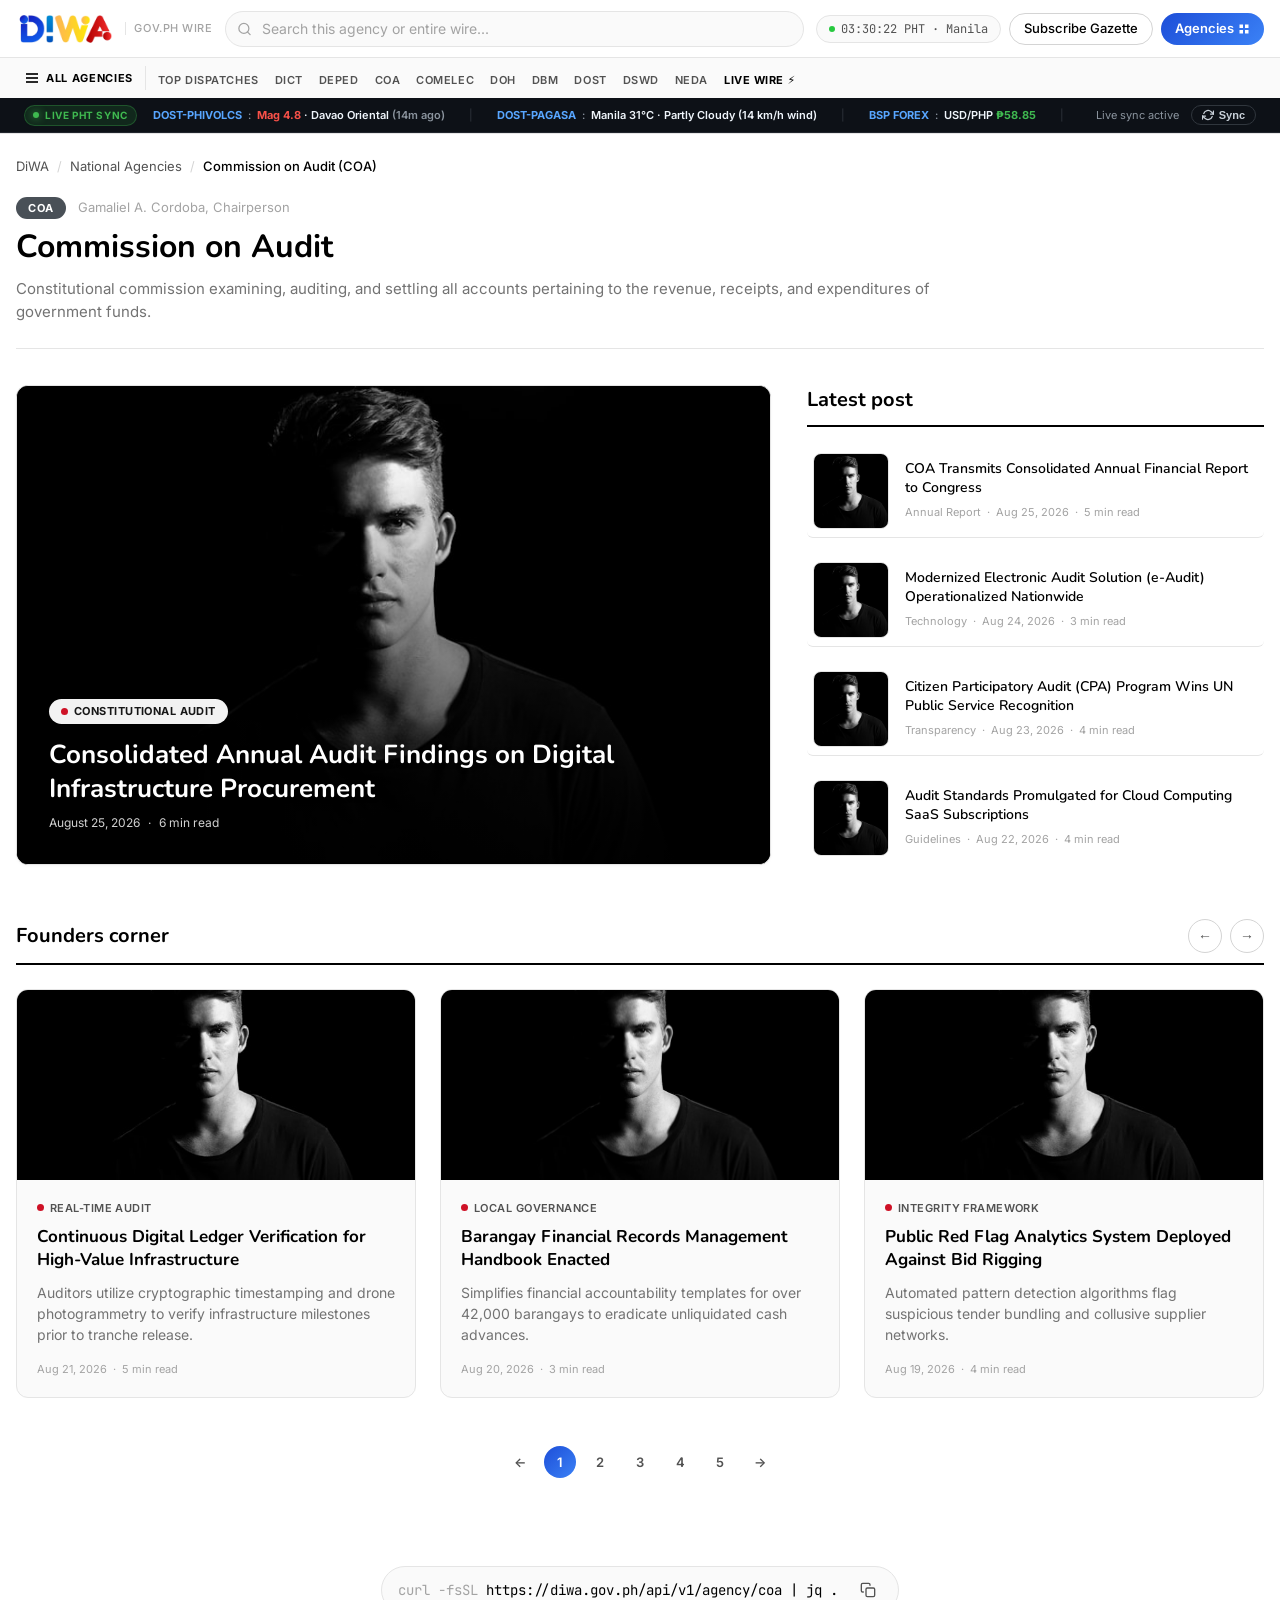
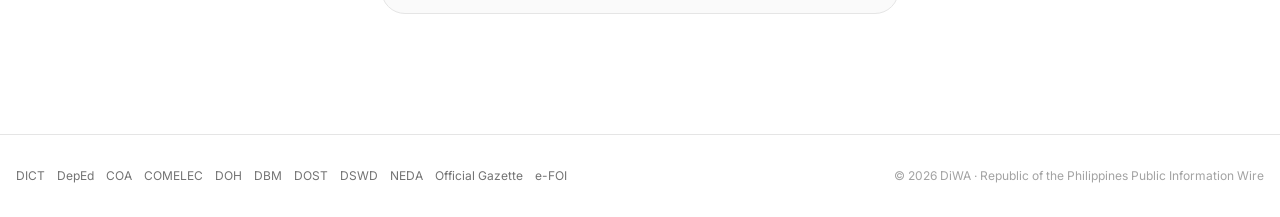
<file: coa.html>
<!DOCTYPE html>
<html lang="en">
<head>
  <meta charset="UTF-8">
  <meta http-equiv="refresh" content="0; url=agency.html?agency=coa">
  <title>COA — DiWA | Republic of the Philippines</title>
  <script>window.location.replace('agency.html?agency=coa');</script>
</head>
<body>
  <p>Redirecting to COA Official Portal... <a href="agency.html?agency=coa">Click here</a>.</p>
</body>
</html>
</file>
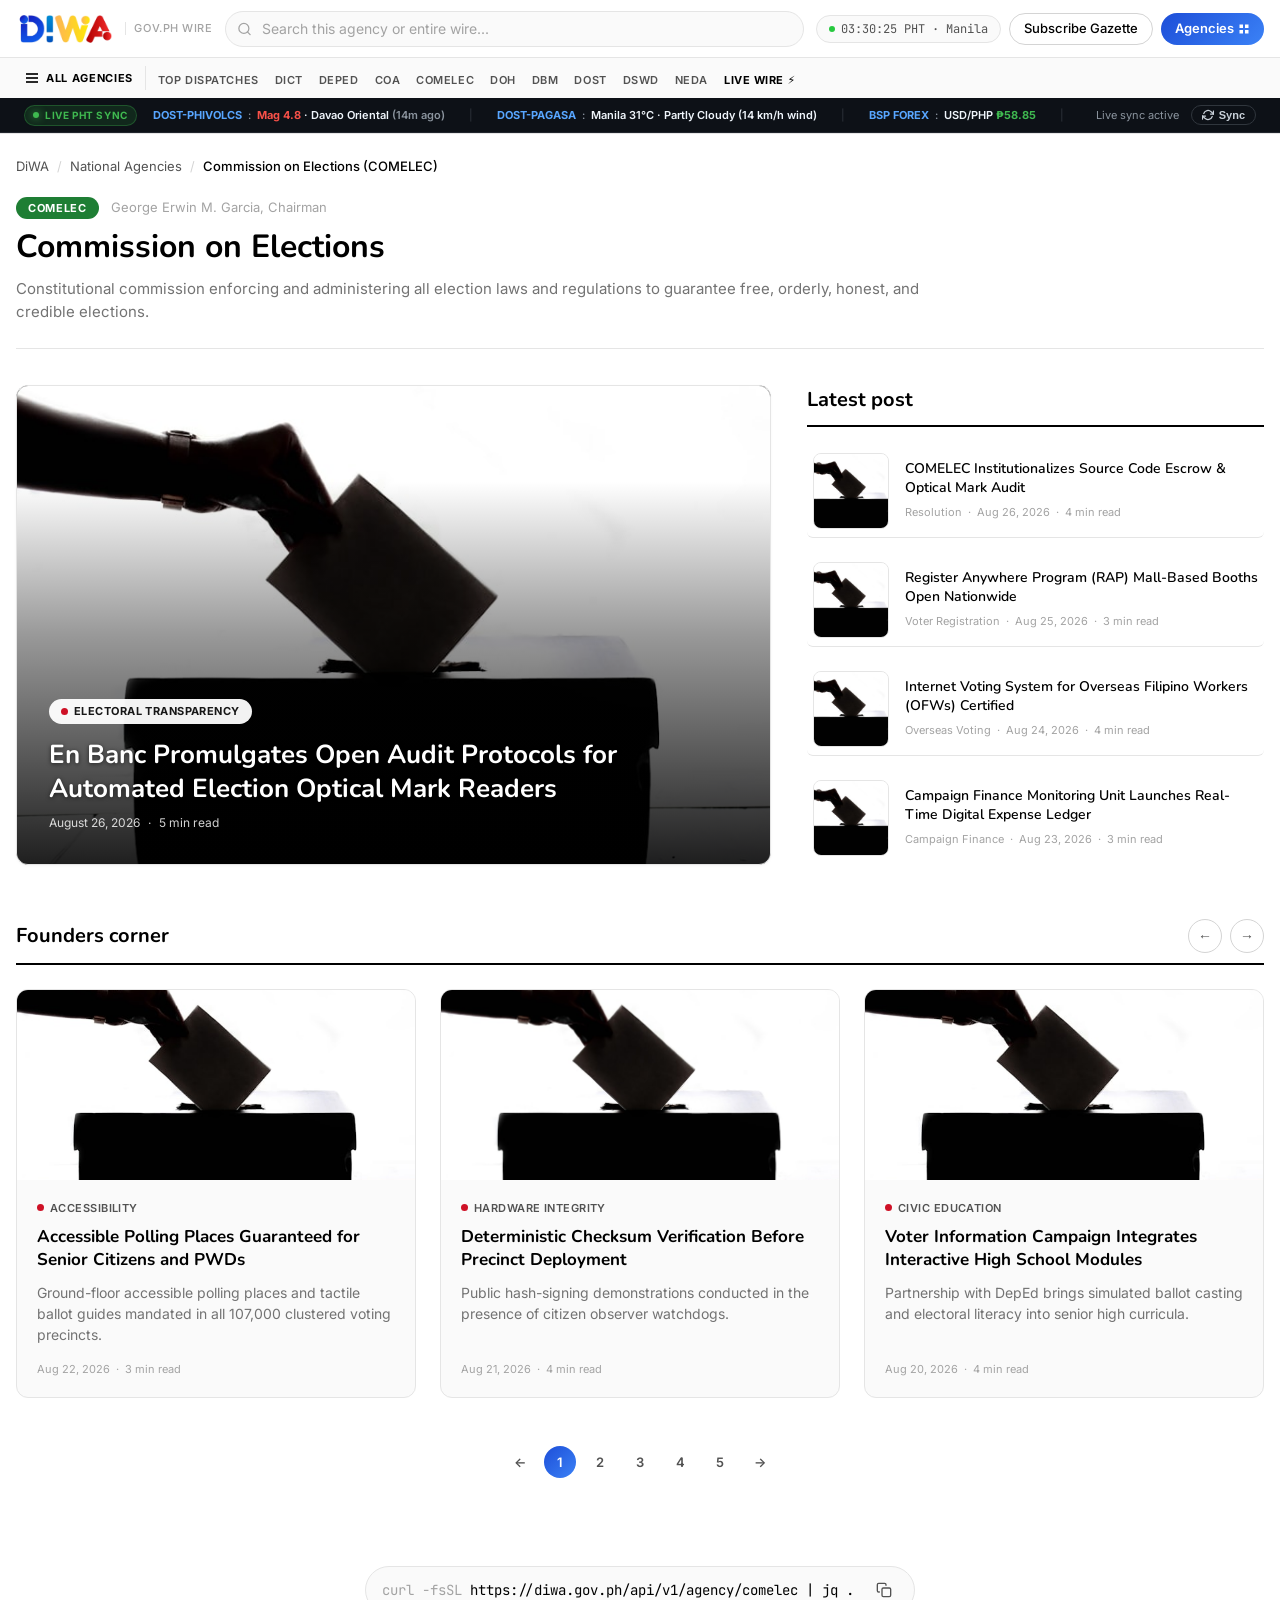
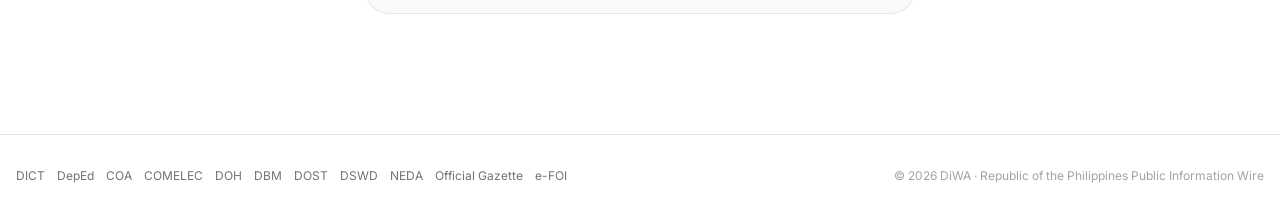
<file: comelec.html>
<!DOCTYPE html>
<html lang="en">
<head>
  <meta charset="UTF-8">
  <meta http-equiv="refresh" content="0; url=agency.html?agency=comelec">
  <title>COMELEC — DiWA | Republic of the Philippines</title>
  <script>window.location.replace('agency.html?agency=comelec');</script>
</head>
<body>
  <p>Redirecting to COMELEC Official Portal... <a href="agency.html?agency=comelec">Click here</a>.</p>
</body>
</html>
</file>
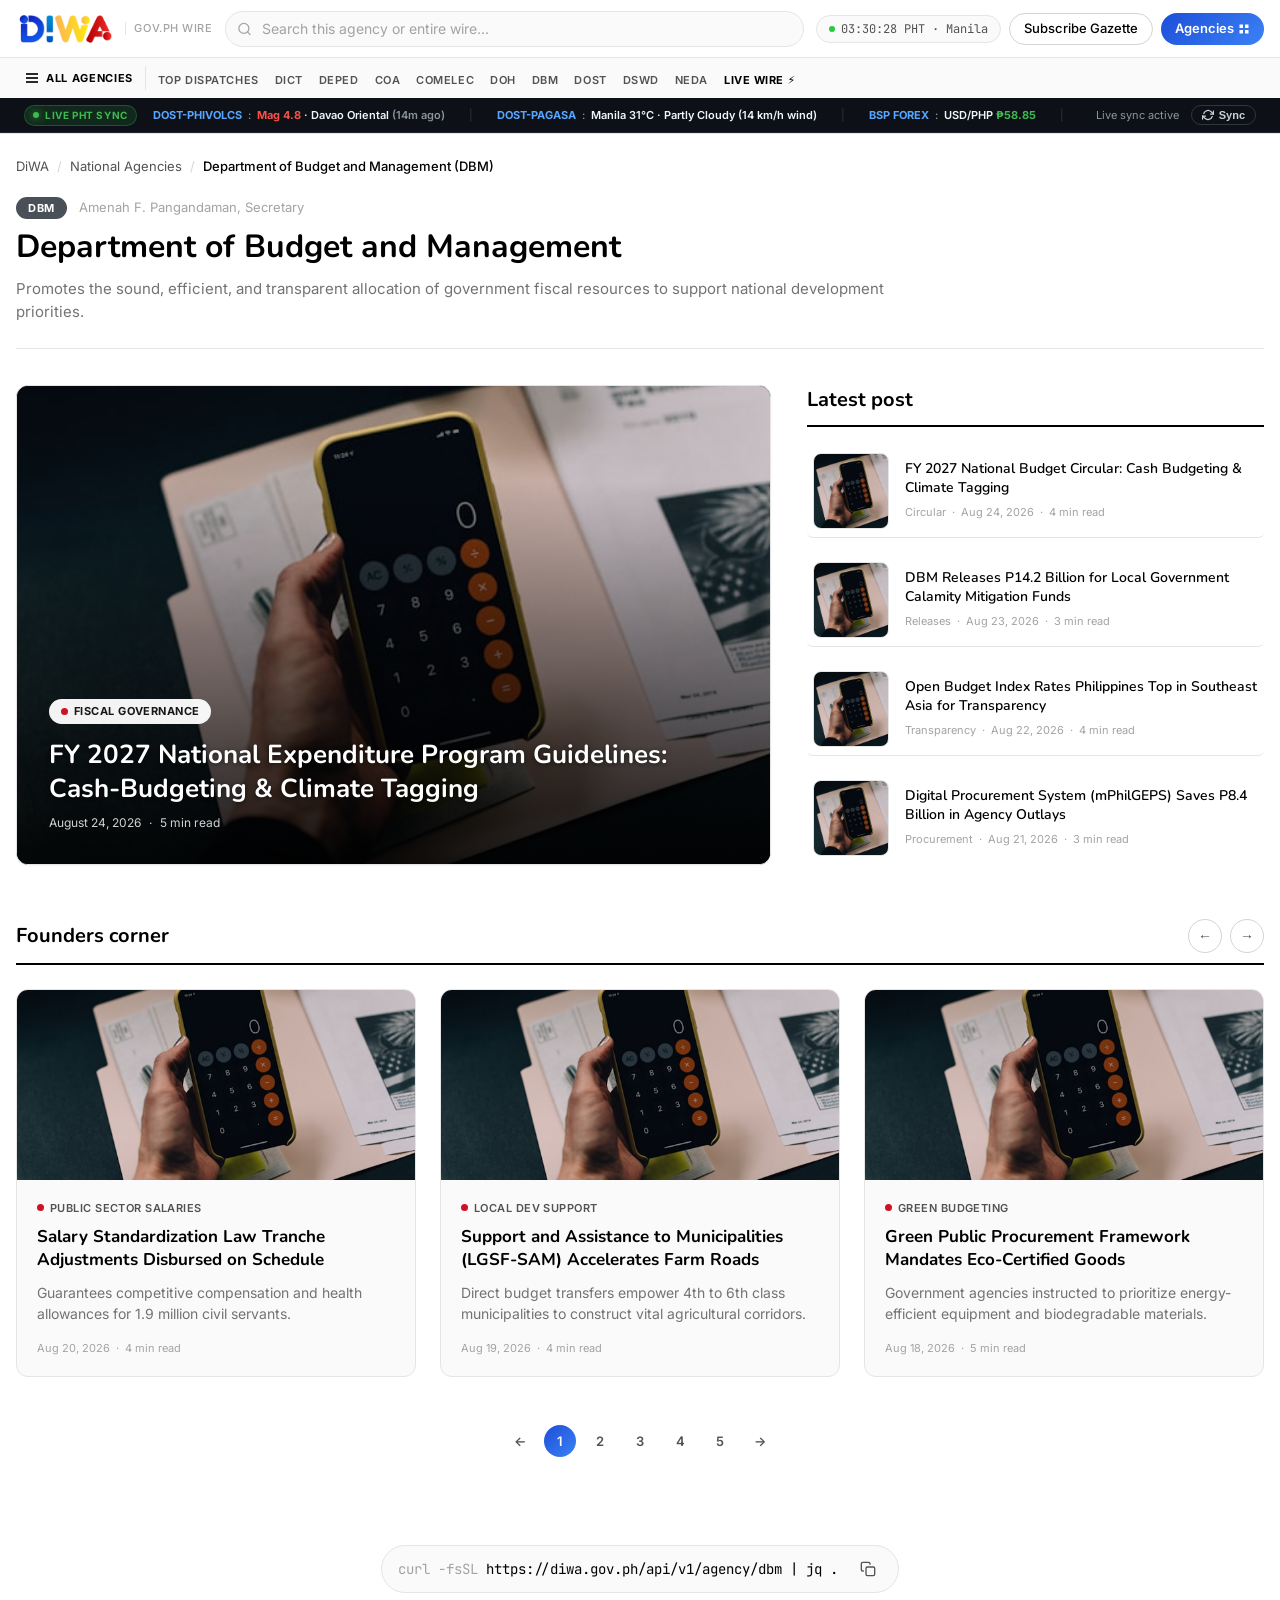
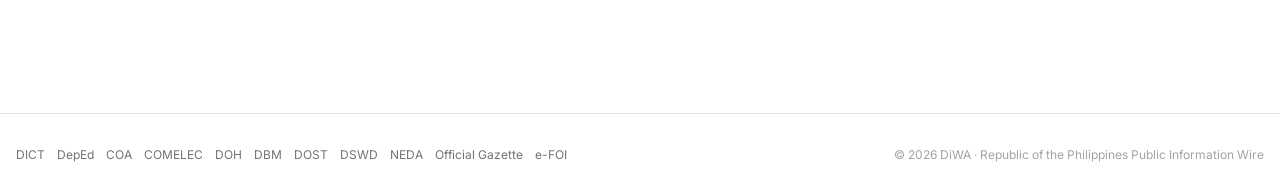
<file: dbm.html>
<!DOCTYPE html>
<html lang="en">
<head>
  <meta charset="UTF-8">
  <meta http-equiv="refresh" content="0; url=agency.html?agency=dbm">
  <title>DBM — DiWA | Republic of the Philippines</title>
  <script>window.location.replace('agency.html?agency=dbm');</script>
</head>
<body>
  <p>Redirecting to DBM Official Portal... <a href="agency.html?agency=dbm">Click here</a>.</p>
</body>
</html>
</file>
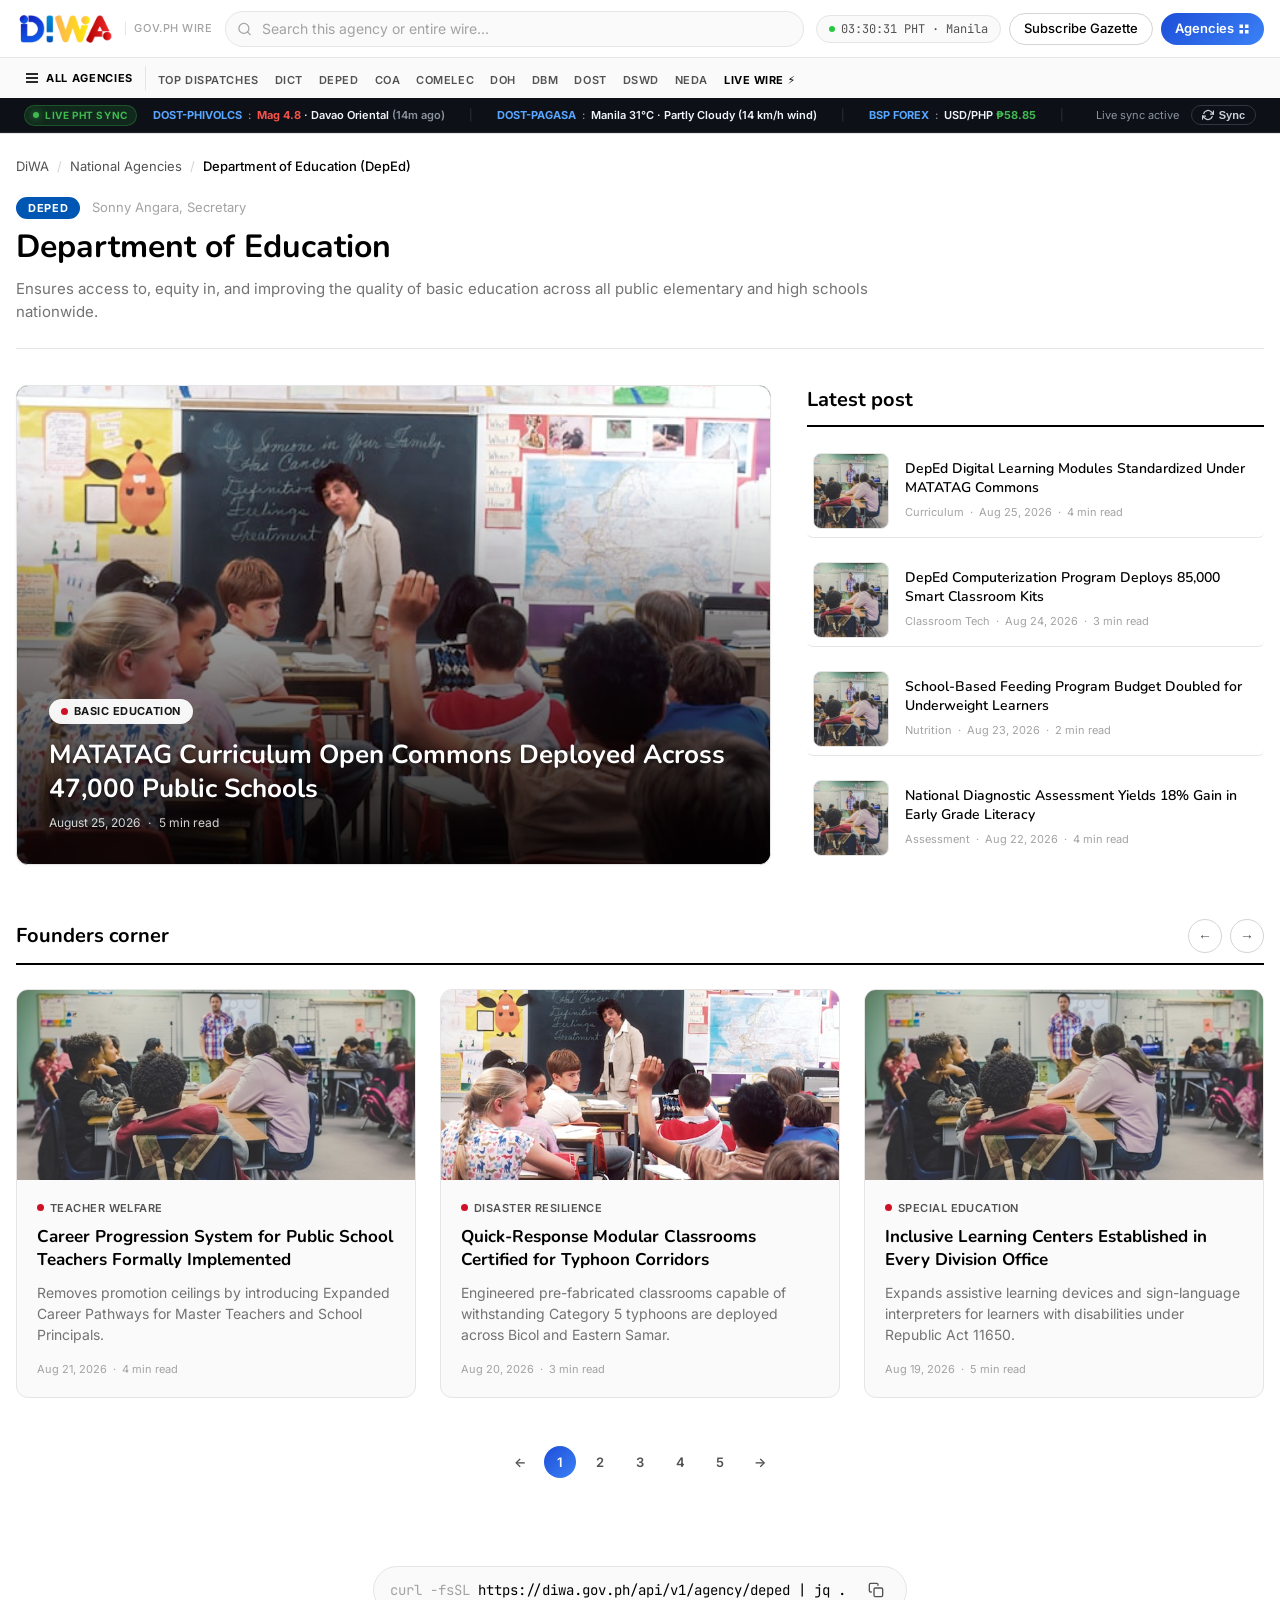
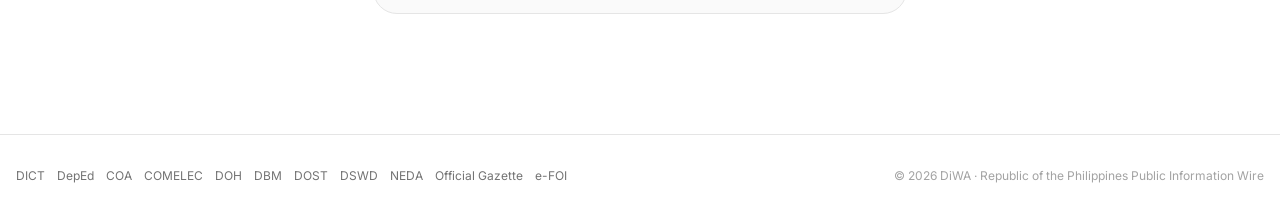
<file: deped.html>
<!DOCTYPE html>
<html lang="en">
<head>
  <meta charset="UTF-8">
  <meta http-equiv="refresh" content="0; url=agency.html?agency=deped">
  <title>DEPED — DiWA | Republic of the Philippines</title>
  <script>window.location.replace('agency.html?agency=deped');</script>
</head>
<body>
  <p>Redirecting to DEPED Official Portal... <a href="agency.html?agency=deped">Click here</a>.</p>
</body>
</html>
</file>
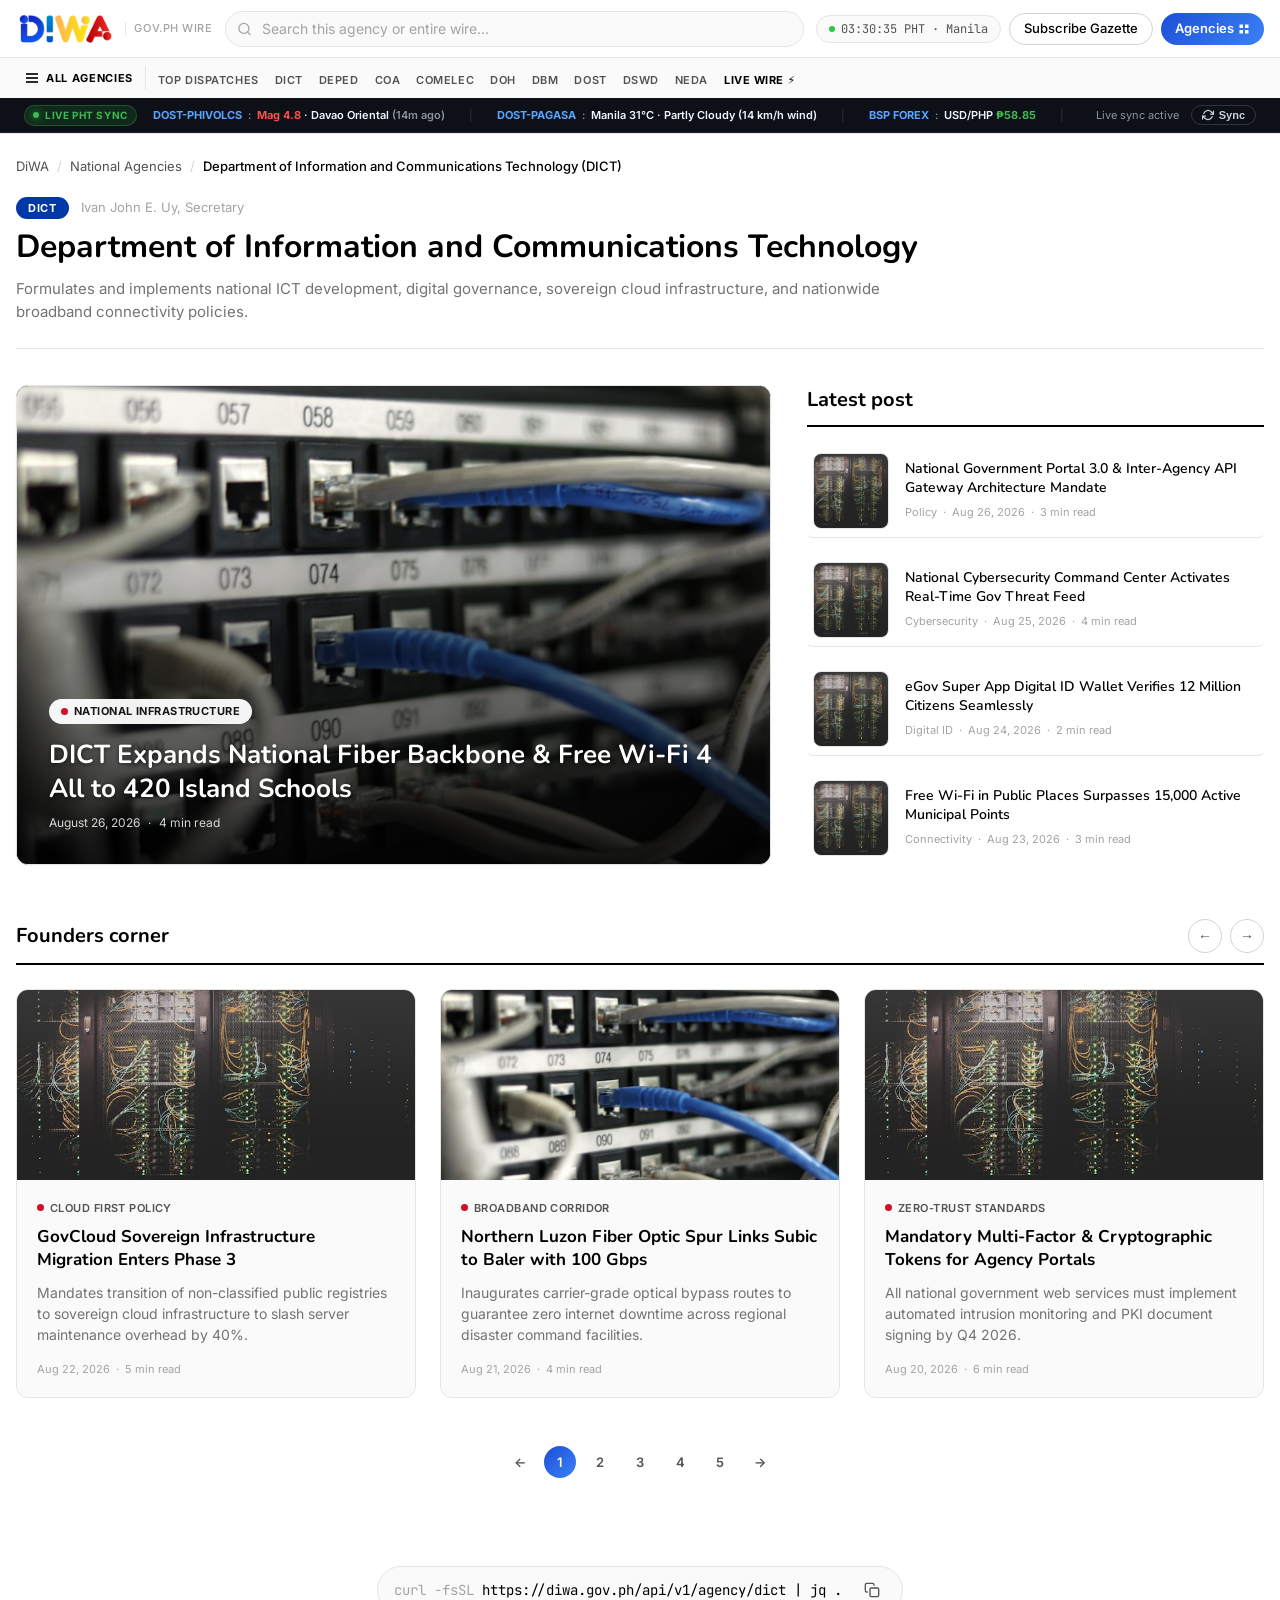
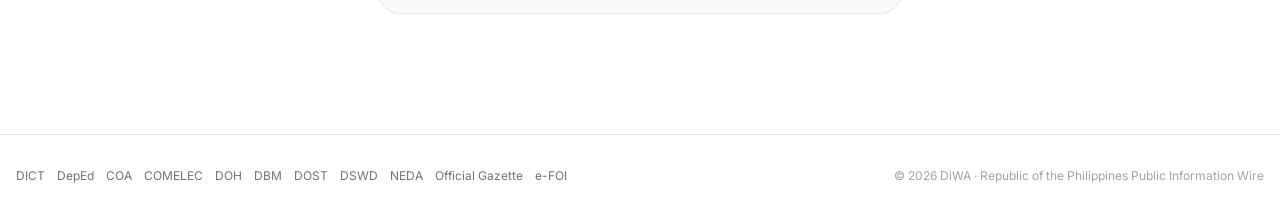
<file: dict.html>
<!DOCTYPE html>
<html lang="en">
<head>
  <meta charset="UTF-8">
  <meta http-equiv="refresh" content="0; url=agency.html?agency=dict">
  <title>DICT — DiWA | Republic of the Philippines</title>
  <script>window.location.replace('agency.html?agency=dict');</script>
</head>
<body>
  <p>Redirecting to DICT Official Portal... <a href="agency.html?agency=dict">Click here</a>.</p>
</body>
</html>
</file>
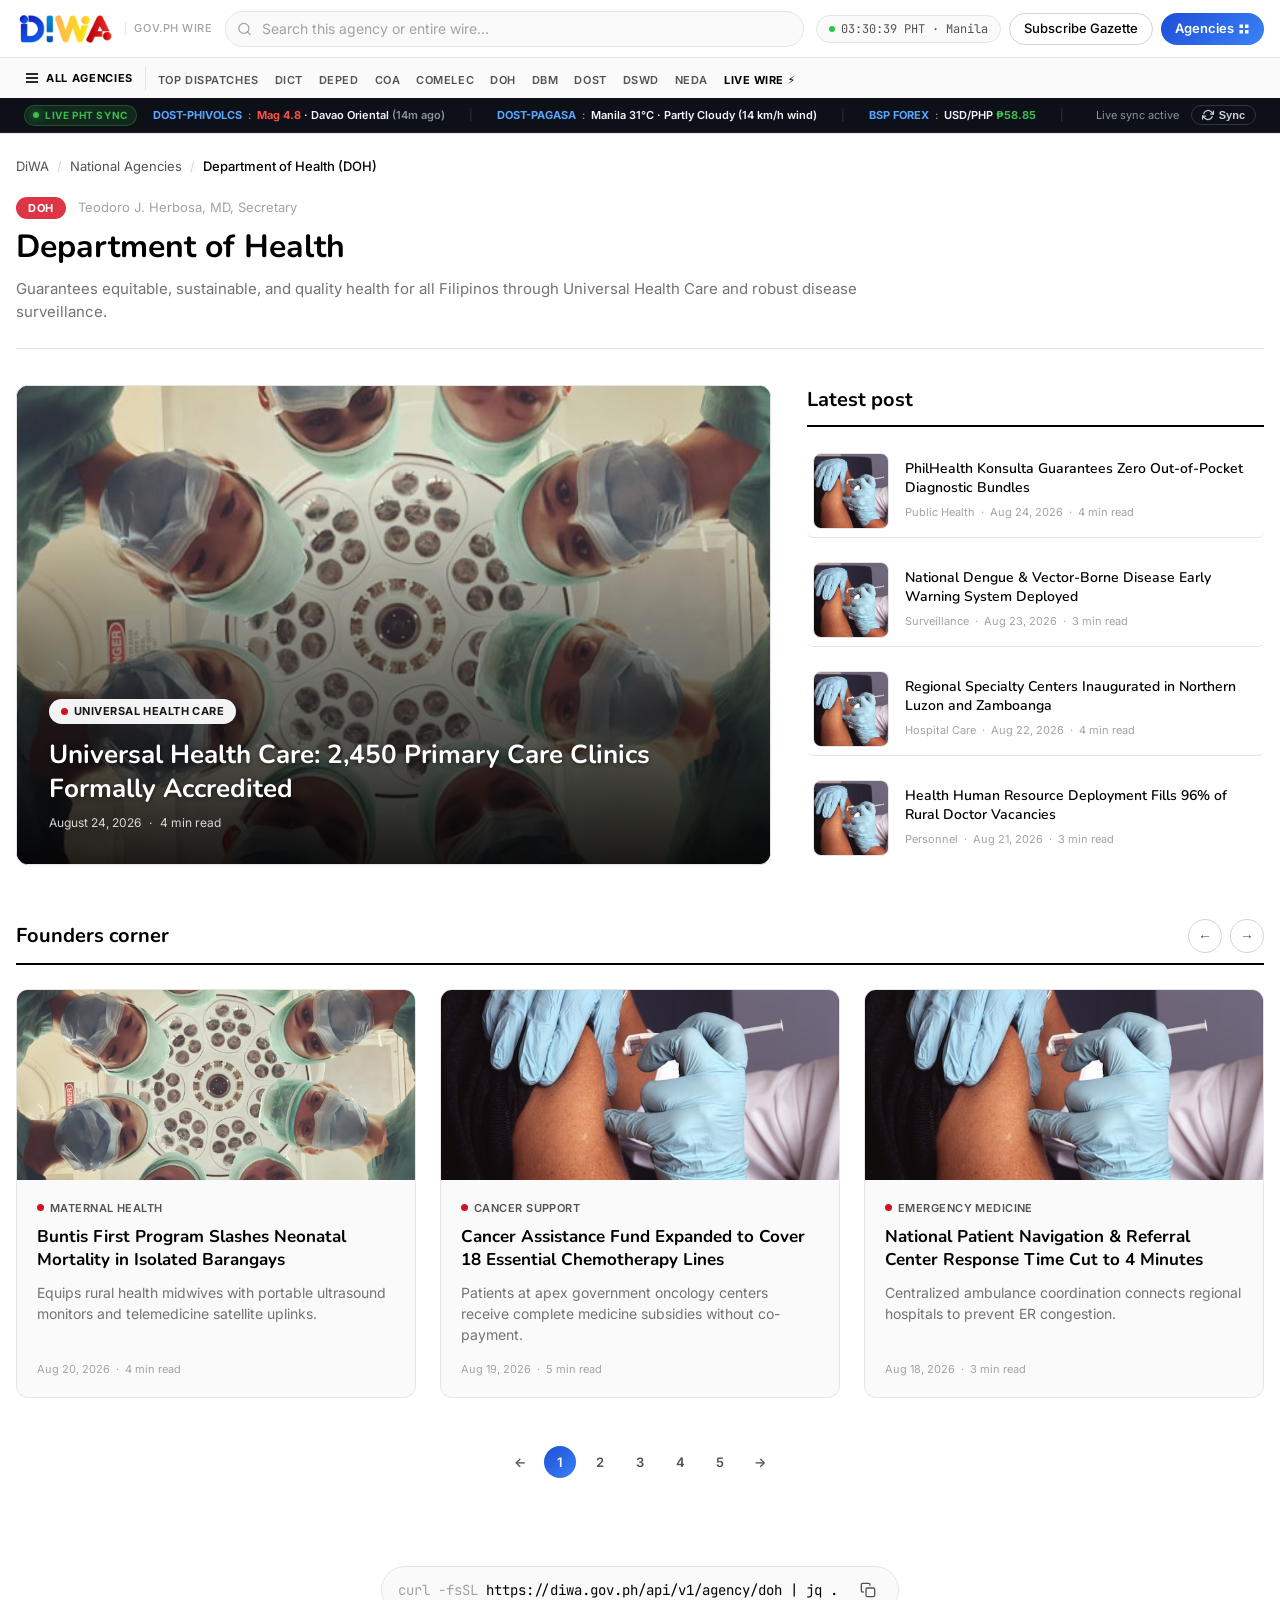
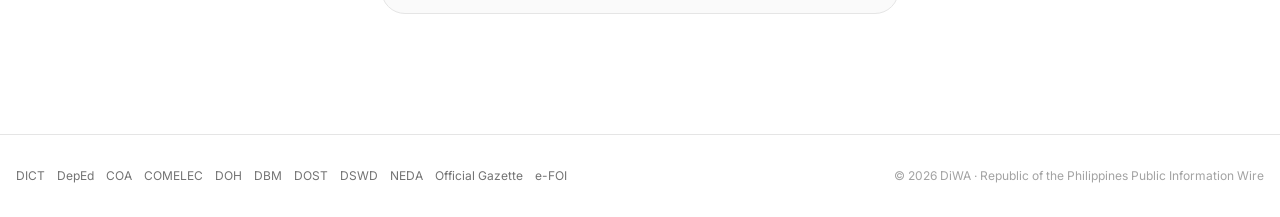
<file: doh.html>
<!DOCTYPE html>
<html lang="en">
<head>
  <meta charset="UTF-8">
  <meta http-equiv="refresh" content="0; url=agency.html?agency=doh">
  <title>DOH — DiWA | Republic of the Philippines</title>
  <script>window.location.replace('agency.html?agency=doh');</script>
</head>
<body>
  <p>Redirecting to DOH Official Portal... <a href="agency.html?agency=doh">Click here</a>.</p>
</body>
</html>
</file>
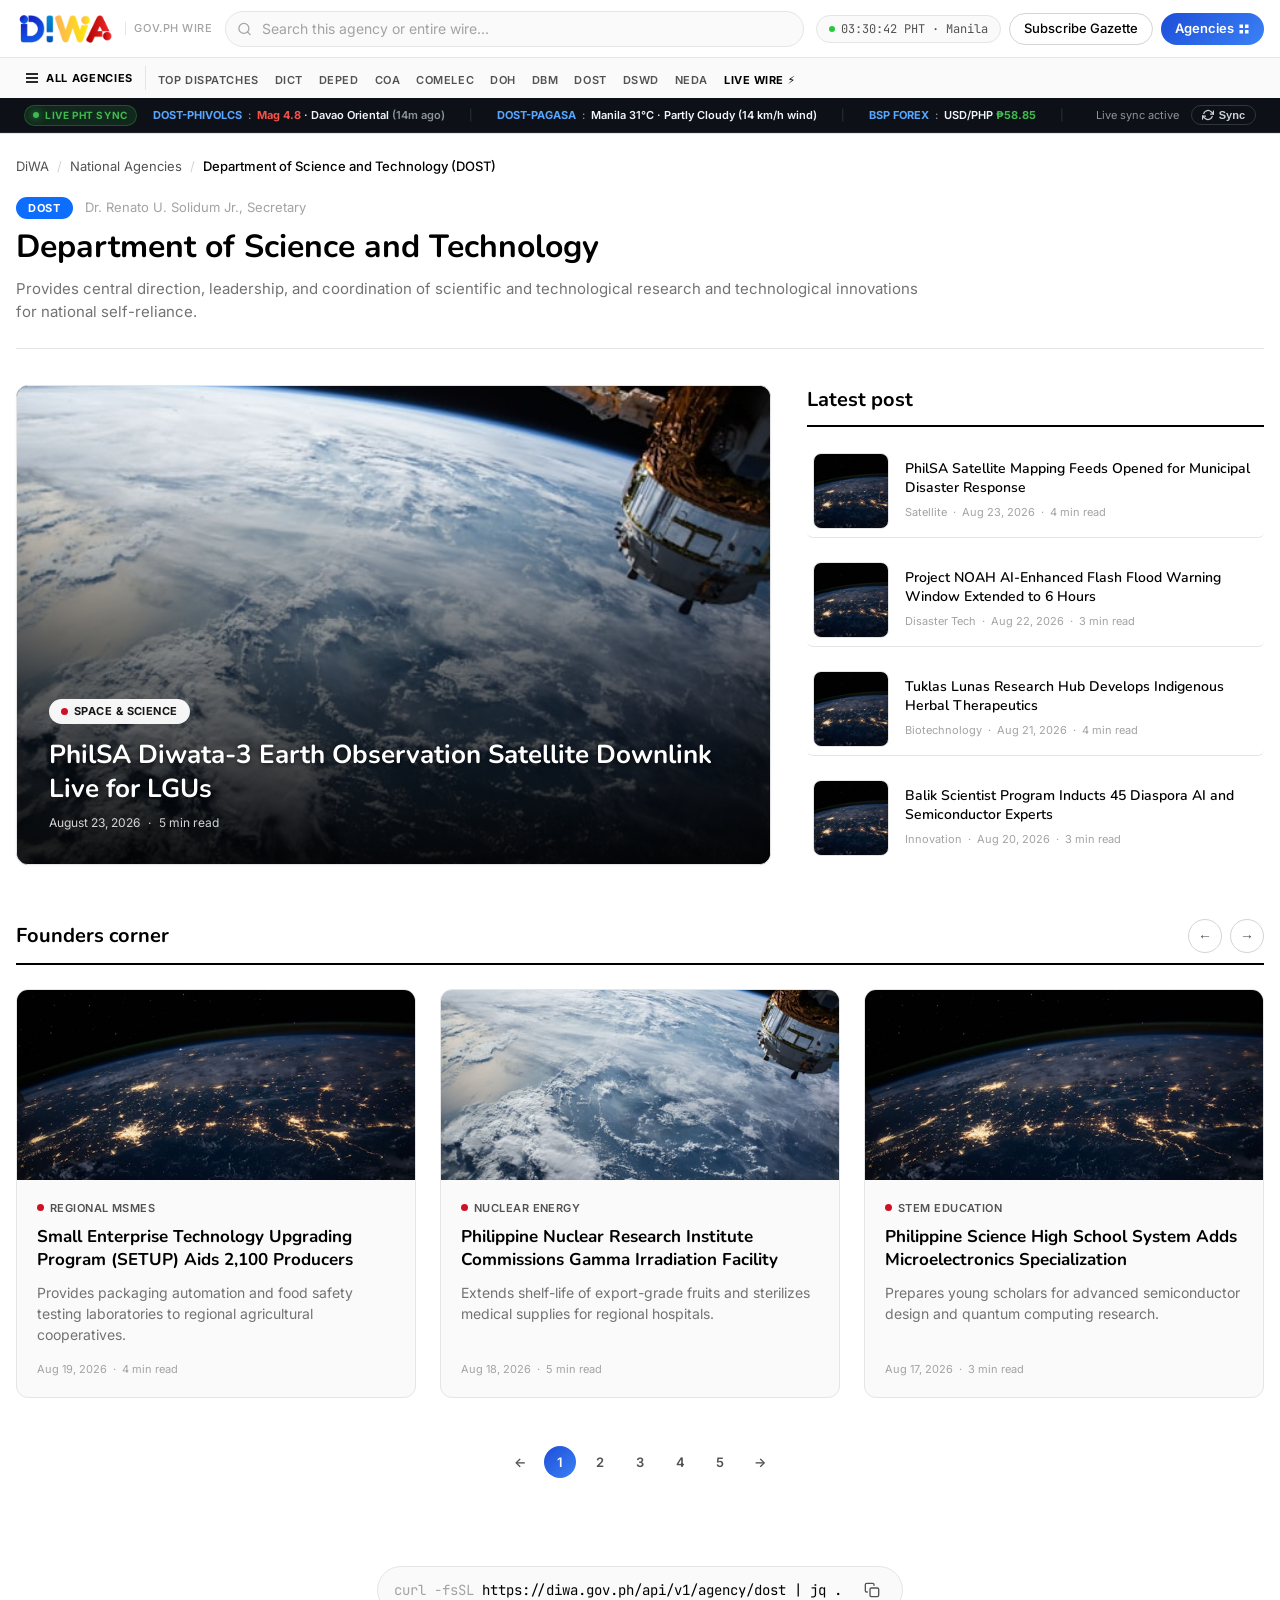
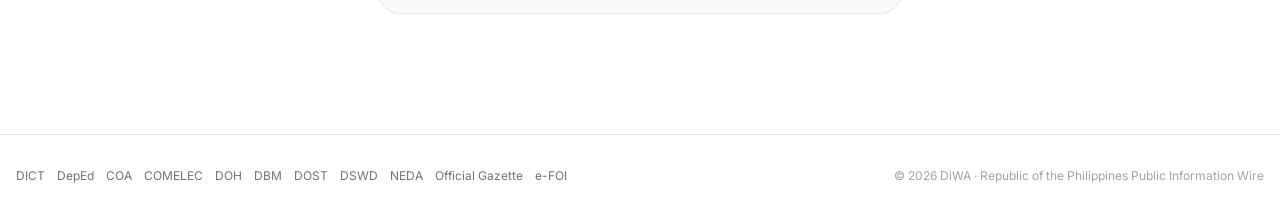
<file: dost.html>
<!DOCTYPE html>
<html lang="en">
<head>
  <meta charset="UTF-8">
  <meta http-equiv="refresh" content="0; url=agency.html?agency=dost">
  <title>DOST — DiWA | Republic of the Philippines</title>
  <script>window.location.replace('agency.html?agency=dost');</script>
</head>
<body>
  <p>Redirecting to DOST Official Portal... <a href="agency.html?agency=dost">Click here</a>.</p>
</body>
</html>
</file>
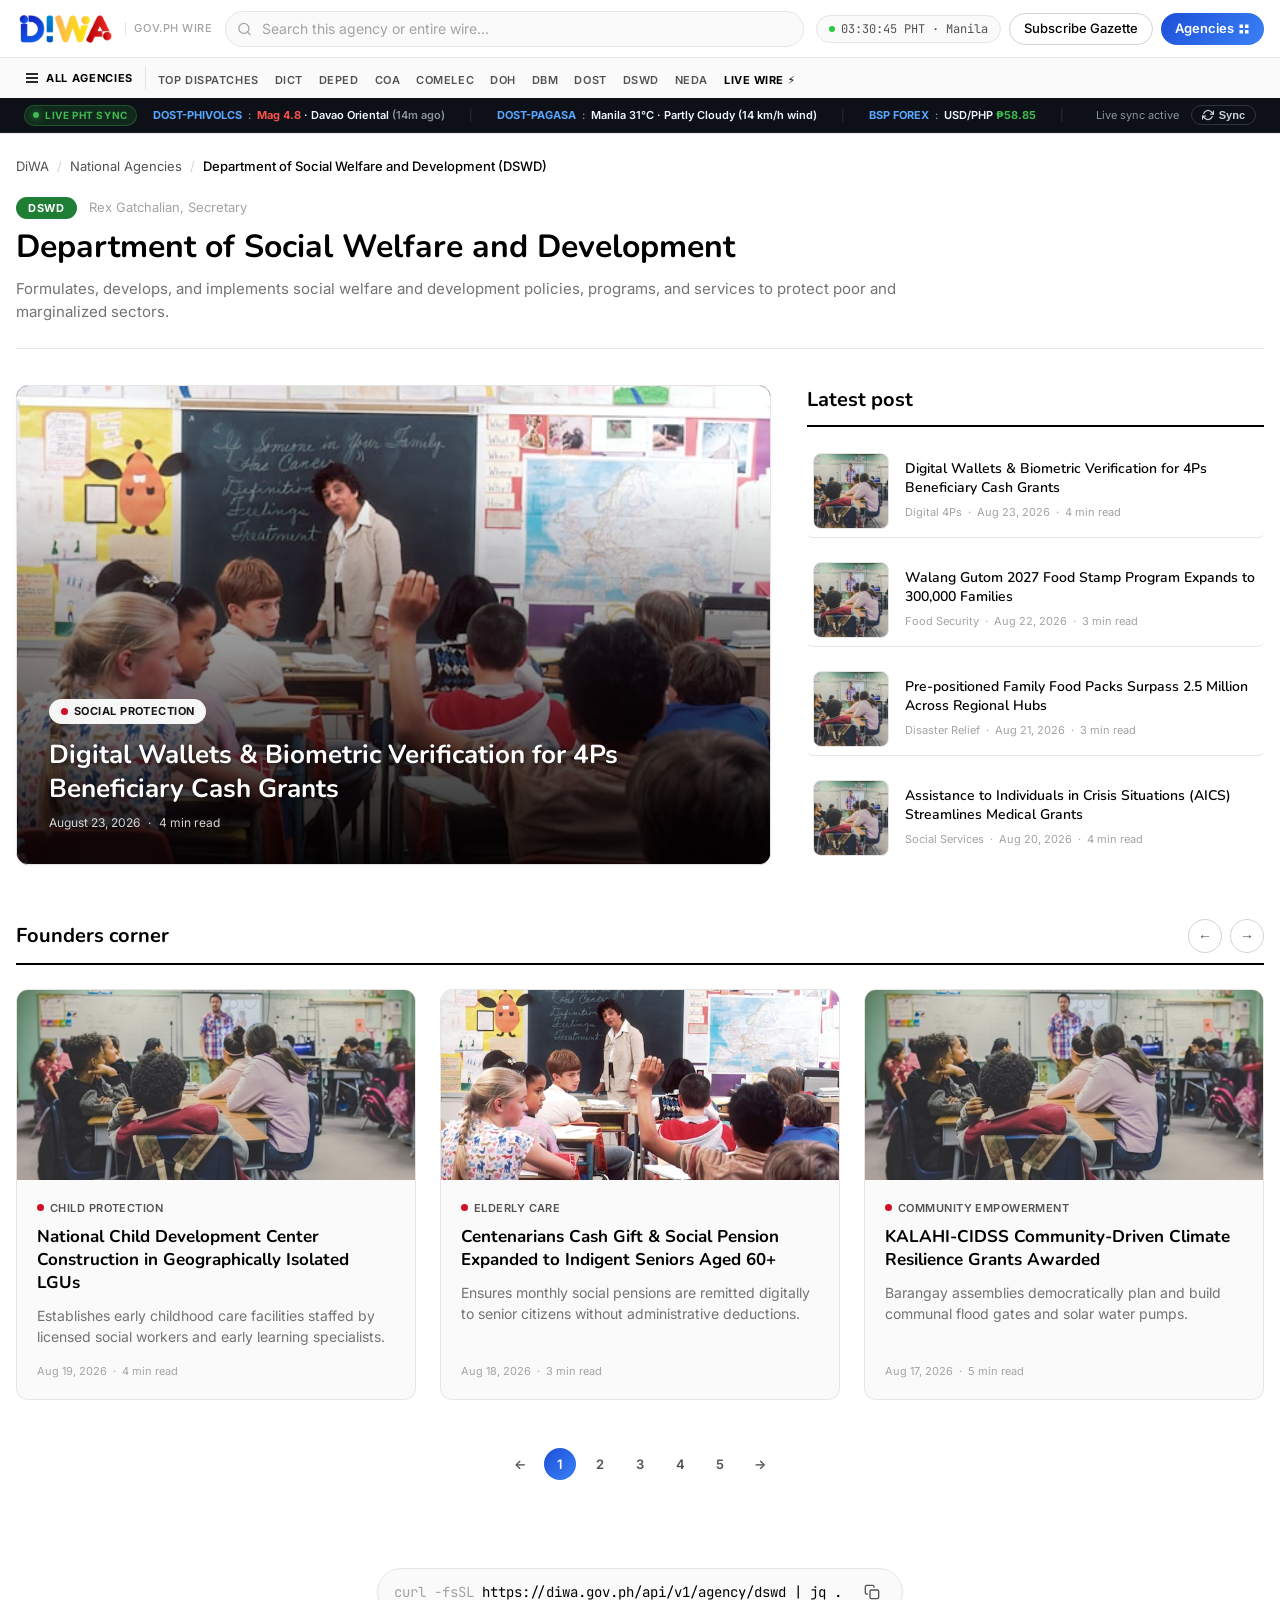
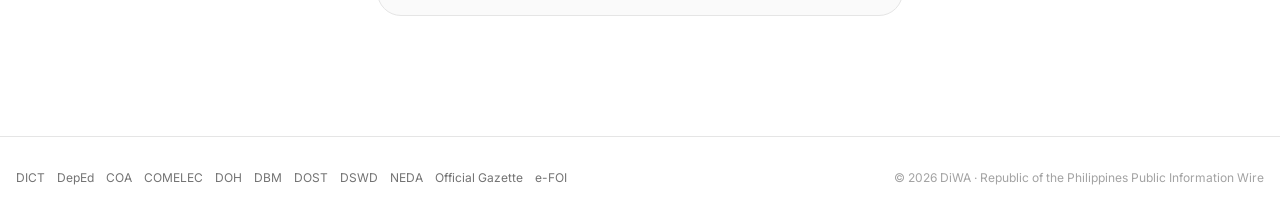
<file: dswd.html>
<!DOCTYPE html>
<html lang="en">
<head>
  <meta charset="UTF-8">
  <meta http-equiv="refresh" content="0; url=agency.html?agency=dswd">
  <title>DSWD — DiWA | Republic of the Philippines</title>
  <script>window.location.replace('agency.html?agency=dswd');</script>
</head>
<body>
  <p>Redirecting to DSWD Official Portal... <a href="agency.html?agency=dswd">Click here</a>.</p>
</body>
</html>
</file>
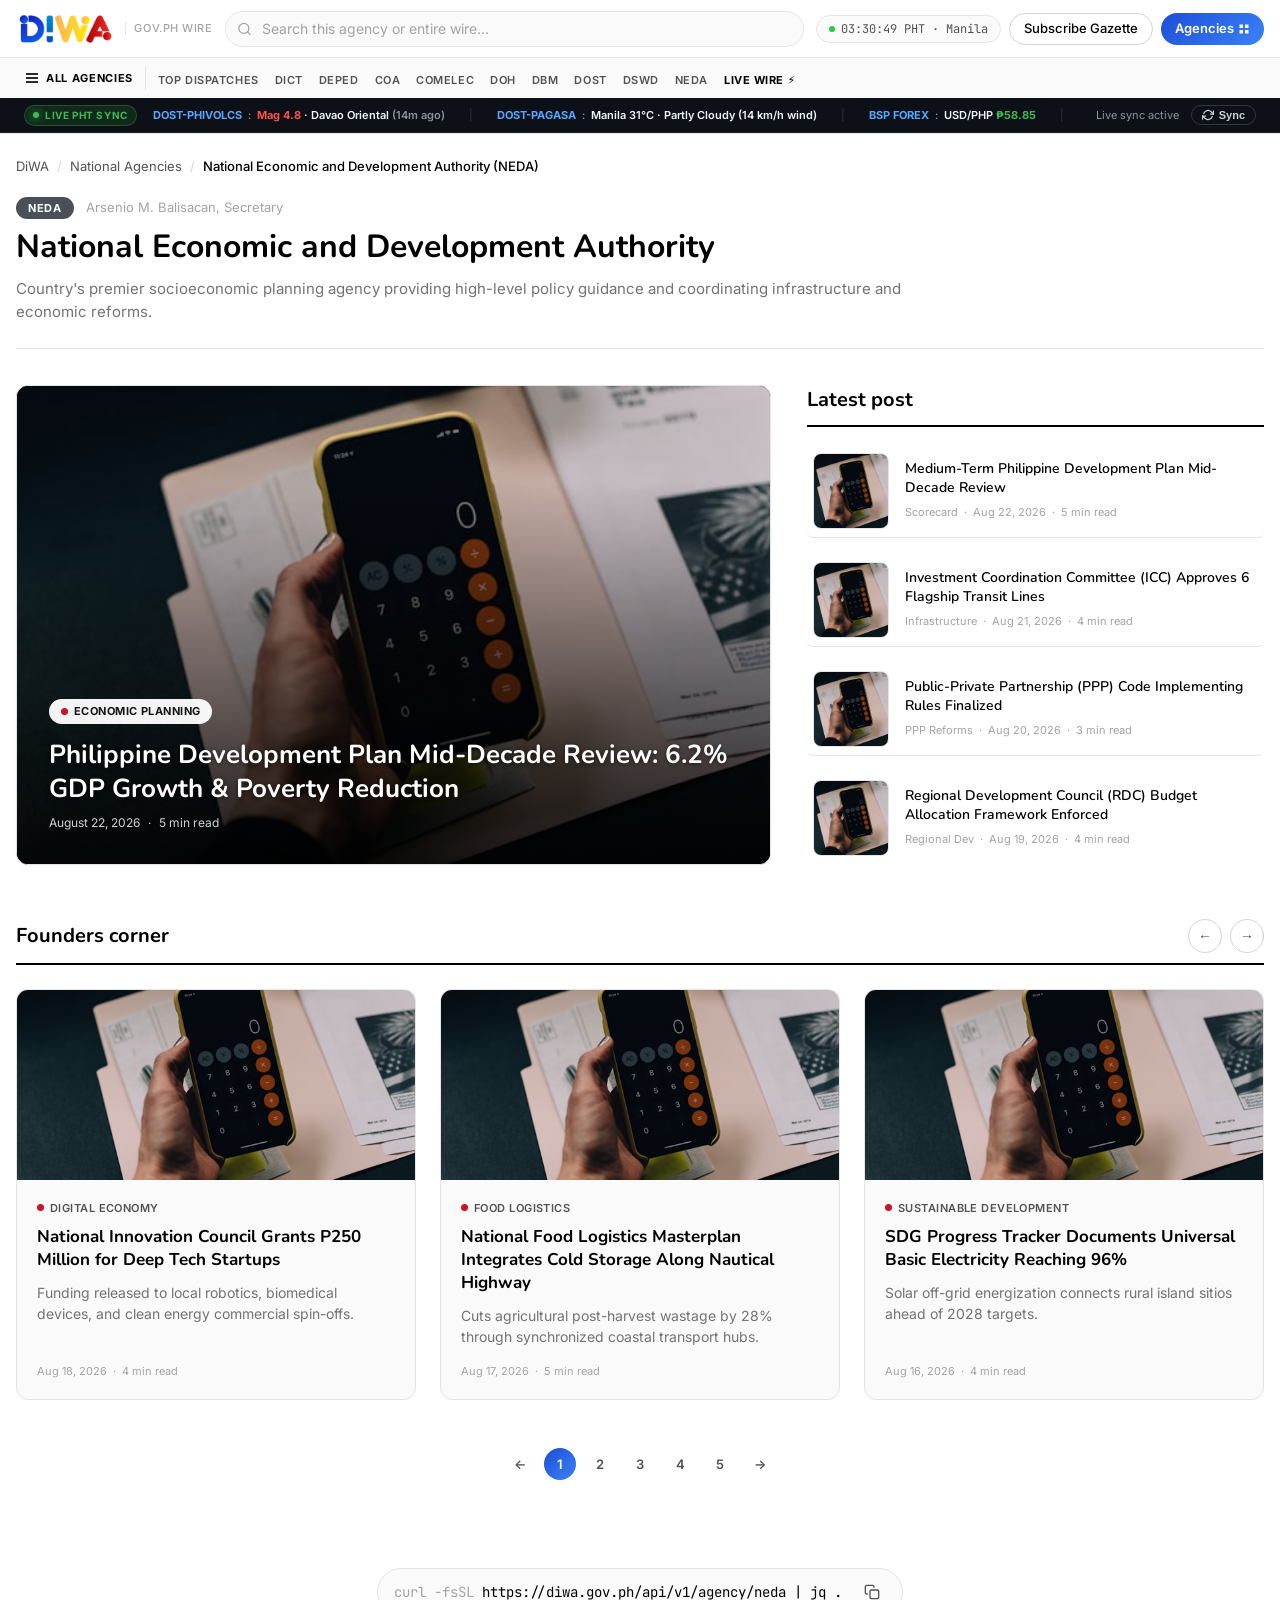
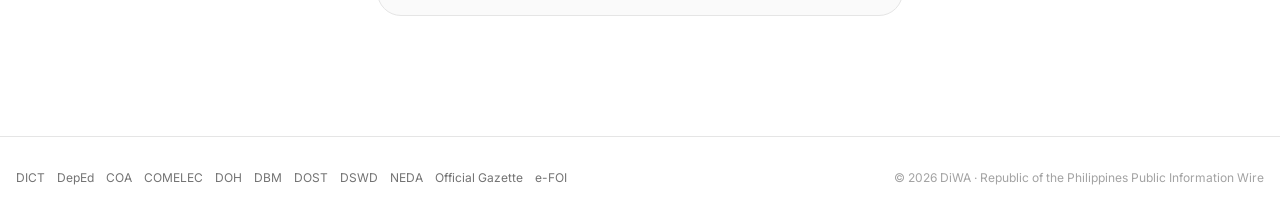
<file: neda.html>
<!DOCTYPE html>
<html lang="en">
<head>
  <meta charset="UTF-8">
  <meta http-equiv="refresh" content="0; url=agency.html?agency=neda">
  <title>NEDA — DiWA | Republic of the Philippines</title>
  <script>window.location.replace('agency.html?agency=neda');</script>
</head>
<body>
  <p>Redirecting to NEDA Official Portal... <a href="agency.html?agency=neda">Click here</a>.</p>
</body>
</html>
</file>
<file: styles.css>
/* ==========================================================================
   DiWA (Digital Information & Wire Archive) Design System
   Strictly adheres to the Design MD specification:
   - Paper-white canvas (#ffffff)
   - Pill geometry everywhere (9999px) for interactives
   - 12px rounded.lg for cards
   - 1px hairlines (#e5e5e5)
   - Zero decorative shadows, zero gradients
   - Strict typography hierarchy: Display (Nunito / SF Pro Rounded),
     Body (Inter / system-ui), Code (JetBrains Mono / monospace)
   ========================================================================== */

@import url('https://fonts.googleapis.com/css2?family=Inter:wght@400;500;600&family=JetBrains+Mono:wght@400;500&family=Nunito:wght@500;600;700&display=swap');

:root {
  /* Colors */
  --colors-primary: #1d4ed8;
  --colors-ink-deep: #090909;
  --colors-canvas: #ffffff;
  --colors-surface-soft: #fafafa;
  --colors-surface-dark: #171717;
  --colors-hairline: #e5e5e5;
  --colors-hairline-strong: #d4d4d4;

  /* Gradient Blue Tokens (Replaces Black on Buttons) */
  --gradient-blue: linear-gradient(135deg, #1d4ed8 0%, #3b82f6 100%);
  --gradient-blue-hover: linear-gradient(135deg, #1e40af 0%, #2563eb 100%);
  --gradient-blue-active: linear-gradient(135deg, #172554 0%, #1d4ed8 100%);
  --gradient-blue-shadow: 0 2px 8px rgba(37, 99, 235, 0.28);
  --gradient-blue-shadow-hover: 0 4px 14px rgba(37, 99, 235, 0.38);

  --colors-ink: #000000;
  --colors-charcoal: #525252;
  --colors-body: #737373;
  --colors-mute: #a3a3a3;
  --colors-on-dark: #ffffff;
  --colors-on-dark-mute: rgba(255, 255, 255, 0.7);

  /* Semantic Traffic Lights */
  --colors-terminal-red: #ff5f56;
  --colors-terminal-yellow: #ffbd2e;
  --colors-terminal-green: #27c93f;
  --colors-focus-ring: rgba(59, 130, 246, 0.5);

  /* Typography */
  --font-display: 'Nunito', -apple-system, BlinkMacSystemFont, 'SF Pro Rounded', 'Segoe UI', system-ui, sans-serif;
  --font-body: 'Inter', -apple-system, BlinkMacSystemFont, 'Segoe UI', system-ui, sans-serif;
  --font-code: 'JetBrains Mono', SFMono-Regular, Menlo, Monaco, Consolas, monospace;

  /* Spacing */
  --spacing-xxs: 2px;
  --spacing-xs: 4px;
  --spacing-sm: 8px;
  --spacing-md: 12px;
  --spacing-lg: 16px;
  --spacing-xl: 24px;
  --spacing-xxl: 32px;
  --spacing-section: 88px;

  /* Radius */
  --rounded-none: 0px;
  --rounded-sm: 6px;
  --rounded-md: 8px;
  --rounded-lg: 12px;
  --rounded-full: 9999px;

  /* Layout */
  --content-column: 1580px;
  --grid-container: 1580px;
}

/* Base Reset */
*, *::before, *::after {
  box-sizing: border-box;
  margin: 0;
  padding: 0;
}

html {
  font-size: 16px;
  scroll-behavior: smooth;
  background-color: var(--colors-canvas);
  color: var(--colors-ink);
  -webkit-font-smoothing: antialiased;
  -moz-osx-font-smoothing: grayscale;
}

body {
  font-family: var(--font-body);
  font-size: 16px;
  line-height: 1.5;
  color: var(--colors-body);
  background-color: var(--colors-canvas);
  min-height: 100vh;
}

/* Typography Hierarchy */
h1, h2, h3, h4, h5, h6 {
  color: var(--colors-ink);
  font-family: var(--font-display);
}

.typography-display-xl {
  font-family: var(--font-display);
  font-size: 36px;
  font-weight: 500;
  line-height: 1.11;
  letter-spacing: 0;
}

.typography-display-lg {
  font-family: var(--font-display);
  font-size: 30px;
  font-weight: 500;
  line-height: 1.2;
  letter-spacing: 0;
}

.typography-heading-lg {
  font-family: var(--font-display);
  font-size: 24px;
  font-weight: 600;
  line-height: 1.33;
  letter-spacing: 0;
}

.typography-heading-md {
  font-family: var(--font-display);
  font-size: 20px;
  font-weight: 500;
  line-height: 1.4;
  letter-spacing: 0;
}

.typography-heading-sm {
  font-family: var(--font-display);
  font-size: 18px;
  font-weight: 500;
  line-height: 1.56;
  letter-spacing: 0;
}

.typography-body-md {
  font-family: var(--font-body);
  font-size: 16px;
  font-weight: 400;
  line-height: 1.5;
  color: var(--colors-body);
}

.typography-body-strong {
  font-family: var(--font-body);
  font-size: 16px;
  font-weight: 500;
  line-height: 1.5;
  color: var(--colors-ink);
}

.typography-body-sm {
  font-family: var(--font-body);
  font-size: 14px;
  font-weight: 400;
  line-height: 1.43;
  color: var(--colors-charcoal);
}

.typography-body-sm-strong {
  font-family: var(--font-body);
  font-size: 14px;
  font-weight: 500;
  line-height: 1.43;
  color: var(--colors-ink);
}

.typography-caption-sm {
  font-family: var(--font-body);
  font-size: 12px;
  font-weight: 400;
  line-height: 1.33;
  color: var(--colors-mute);
}

.typography-code-md {
  font-family: var(--font-code);
  font-size: 16px;
  font-weight: 400;
  line-height: 1.5;
}

.typography-code-sm {
  font-family: var(--font-code);
  font-size: 14px;
  font-weight: 400;
  line-height: 1.43;
}

.typography-button-md {
  font-family: var(--font-body);
  font-size: 14px;
  font-weight: 500;
  line-height: 1;
}

/* Links */
a {
  color: var(--colors-ink);
  text-decoration: none;
}

.link-inline {
  color: var(--colors-ink);
  text-decoration: underline;
  text-underline-offset: 3px;
}

.link-mute {
  color: var(--colors-body);
  text-decoration: underline;
  text-underline-offset: 3px;
}

/* Container widths */
.reading-container {
  max-width: var(--content-column);
  margin-left: auto;
  margin-right: auto;
  padding-left: var(--spacing-lg);
  padding-right: var(--spacing-lg);
}

.grid-container {
  max-width: var(--grid-container);
  margin-left: auto;
  margin-right: auto;
  padding-left: var(--spacing-lg);
  padding-right: var(--spacing-lg);
}

/* Universal Section Rhythm: 88px vertical air */
.section-spacer {
  margin-top: var(--spacing-section);
  margin-bottom: var(--spacing-section);
}

.section-top-space {
  margin-top: var(--spacing-section);
}

.section-bottom-space {
  margin-bottom: var(--spacing-section);
}

/* ==========================================================================
   Components: Buttons & Pills
   ========================================================================== */

.button-primary,
.button-black,
.btn-primary {
  display: inline-flex;
  align-items: center;
  justify-content: center;
  gap: var(--spacing-xs);
  background: var(--gradient-blue);
  color: #ffffff;
  font-family: var(--font-body);
  font-size: 14px;
  font-weight: 600;
  line-height: 1;
  height: 36px;
  padding: 8px 20px;
  border-radius: var(--rounded-full);
  border: none;
  cursor: pointer;
  white-space: nowrap;
  transition: all 0.2s cubic-bezier(0.16, 1, 0.3, 1);
  user-select: none;
  text-decoration: none;
}

.button-primary:hover,
.button-black:hover,
.btn-primary:hover {
  background: var(--gradient-blue-hover);
  transform: translateY(-1px);
  color: #ffffff;
  text-decoration: none;
}

.button-primary:active,
.button-primary-active,
.button-black:active,
.btn-primary:active {
  background: var(--gradient-blue-active);
  transform: translateY(0);
  color: #ffffff;
}

.button-primary:focus-visible,
.button-black:focus-visible,
.btn-primary:focus-visible {
  outline: none;
  box-shadow: 0 0 0 3px var(--colors-focus-ring);
}

.button-secondary {
  display: inline-flex;
  align-items: center;
  justify-content: center;
  gap: var(--spacing-xs);
  background-color: var(--colors-canvas);
  color: var(--colors-ink);
  font-family: var(--font-body);
  font-size: 14px;
  font-weight: 500;
  line-height: 1;
  height: 36px;
  padding: 8px 20px;
  border-radius: var(--rounded-full);
  border: 1px solid var(--colors-hairline-strong);
  cursor: pointer;
  white-space: nowrap;
  user-select: none;
  transition: background-color 0.1s ease;
}

.button-secondary:hover {
  background-color: var(--colors-surface-soft);
}

.button-secondary:active {
  background-color: var(--colors-hairline);
}

.button-secondary:focus-visible {
  outline: none;
  box-shadow: 0 0 0 3px var(--colors-focus-ring);
}

.button-pill-on-dark {
  display: inline-flex;
  align-items: center;
  justify-content: center;
  gap: var(--spacing-xs);
  background-color: var(--colors-canvas);
  color: var(--colors-ink);
  font-family: var(--font-body);
  font-size: 14px;
  font-weight: 500;
  line-height: 1;
  height: 36px;
  padding: 8px 20px;
  border-radius: var(--rounded-full);
  border: none;
  cursor: pointer;
  white-space: nowrap;
  user-select: none;
  transition: opacity 0.1s ease;
}

.button-pill-on-dark:active {
  opacity: 0.9;
}

.button-pill-on-dark:focus-visible {
  outline: none;
  box-shadow: 0 0 0 3px var(--colors-focus-ring);
}

/* Filter Chip / Tag Pill */
.filter-pill {
  display: inline-flex;
  align-items: center;
  height: 32px;
  padding: 6px 16px;
  border-radius: var(--rounded-full);
  background-color: var(--colors-surface-soft);
  color: var(--colors-charcoal);
  font-family: var(--font-body);
  font-size: 13px;
  font-weight: 500;
  border: 1px solid transparent;
  cursor: pointer;
  user-select: none;
  transition: all 0.15s ease;
}

.filter-pill:hover {
  color: var(--colors-ink);
  border-color: var(--colors-hairline-strong);
}

.filter-pill.active {
  background: var(--gradient-blue);
  color: #ffffff;
  border-color: transparent;
}

.filter-pill.active:hover {
  background: var(--gradient-blue-hover);
  color: #ffffff;
}

.command-tag {
  display: inline-flex;
  align-items: center;
  background-color: var(--colors-surface-soft);
  color: var(--colors-ink);
  font-family: var(--font-code);
  font-size: 14px;
  padding: 6px 12px;
  border-radius: var(--rounded-full);
  border: 1px solid var(--colors-hairline);
}

/* ==========================================================================
   Editorial Header & Double-Decker Navigation
   ========================================================================== */

.editorial-header {
  position: sticky;
  top: 0;
  z-index: 100;
  background-color: var(--colors-canvas);
  box-shadow: 0 1px 0 var(--colors-hairline);
}

.nav-upper-bar {
  height: 58px;
  display: flex;
  align-items: center;
  border-bottom: 1px solid var(--colors-hairline);
}

.nav-inner {
  width: 100%;
  max-width: var(--grid-container);
  margin: 0 auto;
  padding: 0 var(--spacing-lg);
  display: flex;
  align-items: center;
  justify-content: space-between;
  gap: var(--spacing-md);
}

.nav-left {
  display: flex;
  align-items: center;
  gap: var(--spacing-lg);
}

.nav-brand {
  display: flex;
  align-items: center;
  gap: var(--spacing-sm);
  text-decoration: none;
}

.nav-brand-logo {
  height: 28px;
  width: auto;
  display: block;
}

.nav-brand-sub {
  font-family: var(--font-body);
  font-size: 11px;
  font-weight: 500;
  text-transform: uppercase;
  letter-spacing: 0.05em;
  color: var(--colors-mute);
  border-left: 1px solid var(--colors-hairline);
  padding-left: var(--spacing-sm);
  line-height: 1.2;
}

.nav-search-wrap {
  flex: 1;
  max-width: 580px;
  position: relative;
}

.search-pill {
  width: 100%;
  height: 36px;
  background-color: var(--colors-surface-soft);
  color: var(--colors-ink);
  font-family: var(--font-body);
  font-size: 14px;
  border-radius: var(--rounded-full);
  border: 1px solid var(--colors-hairline);
  padding: 8px 16px 8px 36px;
  outline: none;
  transition: all 0.15s ease;
}

.search-pill::placeholder {
  color: var(--colors-mute);
}

.search-pill:focus {
  background-color: var(--colors-canvas);
  border-color: var(--colors-ink);
  box-shadow: 0 0 0 3px var(--colors-focus-ring);
}

.search-icon {
  position: absolute;
  left: 12px;
  top: 50%;
  transform: translateY(-50%);
  color: var(--colors-mute);
  pointer-events: none;
  display: flex;
  align-items: center;
}

.nav-right {
  display: flex;
  align-items: center;
  gap: var(--spacing-sm);
}

.btn-compact {
  height: 32px;
  padding: 6px 14px;
  font-size: 13px;
}

.nav-time-badge {
  display: inline-flex;
  align-items: center;
  gap: 6px;
  font-family: var(--font-code);
  font-size: 12px;
  color: var(--colors-charcoal);
  background-color: var(--colors-surface-soft);
  border: 1px solid var(--colors-hairline);
  padding: 4px 12px;
  border-radius: var(--rounded-full);
  white-space: nowrap;
}

.nav-status-dot {
  width: 6px;
  height: 6px;
  border-radius: 50%;
  background-color: var(--colors-terminal-green);
  animation: pulseDot 2s infinite ease-in-out;
}

/* Weather Badge */
.nav-weather-badge {
  display: inline-flex;
  align-items: center;
  gap: 6px;
  font-family: var(--font-body);
  font-size: 12px;
  font-weight: 500;
  color: var(--colors-charcoal);
  background-color: var(--colors-surface-soft);
  border: 1px solid var(--colors-hairline);
  padding: 4px 12px;
  border-radius: var(--rounded-full);
  white-space: nowrap;
}

.weather-icon {
  color: #f59e0b;
  flex-shrink: 0;
}

.weather-divider {
  color: var(--colors-mute);
}

#weatherTemp {
  font-weight: 700;
  color: var(--colors-ink);
}

@media (max-width: 768px) {
  .nav-weather-badge {
    display: none;
  }
}

/* Lower Sub-Nav Bar */
.nav-lower-bar {
  height: 40px;
  background-color: var(--colors-surface-soft);
  display: flex;
  align-items: center;
  overflow-x: auto;
  scrollbar-width: none;
}

.nav-lower-bar::-webkit-scrollbar {
  display: none;
}

.sub-nav-inner {
  display: flex;
  align-items: center;
  gap: var(--spacing-md);
  justify-content: flex-start;
}

.sub-nav-menu-trigger {
  display: inline-flex;
  align-items: center;
  gap: 6px;
  background: none;
  border: none;
  cursor: pointer;
  padding: 4px 8px;
  color: var(--colors-ink);
  font-family: var(--font-body);
  font-size: 11px;
  font-weight: 700;
  letter-spacing: 0.06em;
  border-right: 1px solid var(--colors-hairline);
  padding-right: var(--spacing-md);
}

.sub-nav-links {
  display: flex;
  align-items: center;
  gap: var(--spacing-lg);
  list-style: none;
  white-space: nowrap;
}

.sub-nav-links a {
  font-size: 11px;
  font-weight: 600;
  letter-spacing: 0.05em;
  color: var(--colors-charcoal);
  transition: color 0.1s ease;
}

.sub-nav-links a:hover {
  color: var(--colors-ink);
}

.sub-nav-wire-link {
  color: var(--colors-ink) !important;
  font-weight: 700 !important;
}

.mobile-menu-btn {
  display: none;
  background: none;
  border: none;
  cursor: pointer;
  padding: 4px;
  color: var(--colors-ink);
}

/* Mobile drawer */
.mobile-nav-drawer {
  display: none;
  position: fixed;
  top: 98px;
  left: 0;
  right: 0;
  bottom: 0;
  background-color: var(--colors-canvas);
  padding: var(--spacing-xl) var(--spacing-lg);
  border-bottom: 1px solid var(--colors-hairline);
  z-index: 99;
  flex-direction: column;
  gap: var(--spacing-lg);
}

.mobile-nav-drawer.open {
  display: flex;
}

.mobile-nav-links {
  list-style: none;
  display: flex;
  flex-direction: column;
  gap: var(--spacing-lg);
}

.mobile-nav-links a {
  font-size: 18px;
  font-weight: 500;
  color: var(--colors-ink);
}

/* ==========================================================================
   USA Today-Style Editorial Hero Section
   ========================================================================== */

.editorial-hero {
  background-color: var(--colors-surface-dark);
  background-image: linear-gradient(to right, rgba(17, 17, 17, 0.55) 25%, rgba(17, 17, 17, 0.45) 65%, rgba(17, 17, 17, 0.55) 100%), url('assets/hero-bg.jpg');
  background-size: cover;
  background-position: center;
  background-repeat: no-repeat;
  color: var(--colors-on-dark);
  position: relative;
  min-height: clamp(640px, calc(100vh - 98px), 880px);
  display: flex;
  flex-direction: column;
  justify-content: space-between;
  box-sizing: border-box;
  padding-top: 32px;
  padding-bottom: 0px;
  overflow: hidden;
  border-bottom: 1px solid #262626;
}

.hero-watermark {
  position: absolute;
  bottom: 100px;
  left: 50%;
  transform: translateX(-50%);
  font-family: var(--font-display);
  font-size: clamp(60px, 11vw, 160px);
  font-weight: 800;
  text-transform: uppercase;
  color: rgba(255, 255, 255, 0.035);
  white-space: nowrap;
  pointer-events: none;
  user-select: none;
  z-index: 1;
  letter-spacing: 0.06em;
}

.hero-editorial-grid {
  flex: 1;
  display: grid;
  grid-template-columns: 1fr;
  gap: 56px;
  align-items: center;
  position: relative;
  z-index: 2;
  padding-top: 12px;
  padding-bottom: 24px;
  width: 100%;
}

.hero-main-column {
  display: flex;
  flex-direction: column;
  justify-content: center;
  gap: 18px;
  max-width: 50%;
  transition: opacity 0.3s ease, transform 0.3s ease;
}

.hero-main-column.hero-fade-out {
  opacity: 0;
  transform: translateY(8px);
}

.hero-main-column.hero-fade-in {
  animation: heroFadeIn 0.4s ease forwards;
}

@keyframes heroFadeIn {
  from { opacity: 0; transform: translateY(-8px); }
  to   { opacity: 1; transform: translateY(0); }
}

.hero-cat-badge-wrap {
  display: flex;
  align-items: center;
}

.hero-cat-pill {
  display: inline-flex;
  align-items: center;
  background-color: #262626;
  color: #fcd116;
  font-family: var(--font-body);
  font-size: 11px;
  font-weight: 700;
  letter-spacing: 0.08em;
  text-transform: uppercase;
  padding: 4px 14px;
  border-radius: var(--rounded-full);
  border: 1px solid rgba(255, 255, 255, 0.15);
}

.hero-editorial-title {
  font-family: var(--font-display);
  font-size: clamp(34px, 3.6vw, 48px);
  font-weight: 600;
  line-height: 1.15;
  color: #ffffff;
  letter-spacing: -0.01em;
  text-shadow: 0 1px 3px rgba(0, 0, 0, 0.6);
}

.hero-editorial-excerpt {
  font-family: var(--font-body);
  font-size: 17px;
  line-height: 1.55;
  color: rgba(255, 255, 255, 0.78);
  max-width: 780px;
}

.hero-story-action-strip {
  display: flex;
  align-items: center;
  gap: 12px;
  flex-wrap: wrap;
  margin-top: 8px;
}

.hero-related-pills {
  display: flex;
  align-items: center;
  gap: 8px;
  flex-wrap: wrap;
}

.hero-chip-pill {
  background-color: rgba(255, 255, 255, 0.08);
  color: rgba(255, 255, 255, 0.85);
  font-family: var(--font-body);
  font-size: 12px;
  font-weight: 500;
  padding: 6px 14px;
  border-radius: var(--rounded-full);
  border: 1px solid rgba(255, 255, 255, 0.15);
  cursor: pointer;
  transition: all 0.15s ease;
}

.hero-chip-pill:hover {
  background-color: rgba(255, 255, 255, 0.15);
  color: #ffffff;
}

.hero-pagination-cluster {
  display: flex;
  align-items: center;
  gap: 6px;
  margin-left: auto;
}

.hero-page-pill {
  width: 30px;
  height: 30px;
  border-radius: var(--rounded-full);
  background: rgba(255, 255, 255, 0.08);
  color: rgba(255, 255, 255, 0.6);
  border: 1px solid rgba(255, 255, 255, 0.15);
  font-family: var(--font-code);
  font-size: 11px;
  font-weight: 600;
  cursor: pointer;
  display: flex;
  align-items: center;
  justify-content: center;
  transition: all 0.15s ease;
}

.hero-page-pill:hover {
  background: rgba(255, 255, 255, 0.15);
  color: #ffffff;
}

.hero-page-pill.active {
  background: #ffffff;
  color: #000000;
  border-color: #ffffff;
}

/* Right Side Column */
.hero-side-column {
  display: flex;
  flex-direction: column;
  gap: 20px;
  justify-content: center;
}

.hero-side-cards-row {
  display: grid;
  grid-template-columns: 1fr 1fr;
  gap: 16px;
}

.hero-side-card {
  background: rgba(26, 26, 26, 0.88);
  border: 1px solid #333333;
  border-radius: var(--rounded-lg);
  overflow: hidden;
  cursor: pointer;
  display: flex;
  flex-direction: column;
  transition: transform 0.15s ease, border-color 0.15s ease;
}

.hero-side-card:hover {
  border-color: rgba(255, 255, 255, 0.4);
}

.side-card-thumb-wrap {
  position: relative;
  height: 100px;
  background: #1f1f1f;
  overflow: hidden;
}

.side-card-thumb {
  width: 100%;
  height: 100%;
  object-fit: cover;
  display: block;
  transition: transform 0.25s ease;
}

.hero-side-card:hover .side-card-thumb {
  transform: scale(1.05);
}

.side-card-tag {
  position: absolute;
  top: 8px;
  left: 8px;
  background: #0038a8;
  color: #ffffff;
  font-size: 10px;
  font-weight: 700;
  text-transform: uppercase;
  padding: 2px 8px;
  border-radius: var(--rounded-full);
}

.side-card-body {
  padding: 12px;
}

.side-card-title {
  font-family: var(--font-display);
  font-size: 13px;
  font-weight: 600;
  line-height: 1.35;
  color: #ffffff;
}

.hero-quote-callout {
  background: rgba(30, 30, 30, 0.7);
  border: 1px solid rgba(255, 255, 255, 0.1);
  border-radius: var(--rounded-lg);
  padding: 16px 20px;
  position: relative;
}

.hero-quote-mark {
  font-family: Georgia, serif;
  font-size: 38px;
  line-height: 1;
  color: #fcd116;
  opacity: 0.9;
  margin-bottom: 2px;
}

.hero-quote-text {
  font-family: var(--font-display);
  font-size: 14px;
  font-style: italic;
  line-height: 1.5;
  color: rgba(255, 255, 255, 0.88);
  margin-bottom: 8px;
}

.hero-quote-source {
  font-family: var(--font-body);
  font-size: 11px;
  color: rgba(255, 255, 255, 0.5);
  text-transform: uppercase;
  letter-spacing: 0.05em;
}

/* Bottom Docked 4-Card Strip (USA Today Dock) */
.hero-dock-container {
  background: rgba(18, 18, 18, 0.96);
  border-top: 1px solid rgba(255, 255, 255, 0.12);
  padding: 14px 0;
  position: relative;
  z-index: 5;
}

.hero-dock-grid {
  display: grid;
  grid-template-columns: repeat(4, 1fr);
  gap: 16px;
}

.dock-card {
  display: flex;
  align-items: center;
  gap: 12px;
  padding: 8px 10px;
  border-radius: var(--rounded-md);
  cursor: pointer;
  transition: background-color 0.15s ease;
}

.dock-card:hover {
  background-color: rgba(255, 255, 255, 0.06);
}

.dock-card-thumb-wrap {
  width: 52px;
  height: 52px;
  border-radius: var(--rounded-sm);
  overflow: hidden;
  flex-shrink: 0;
  background: #262626;
}

.dock-card-thumb {
  width: 100%;
  height: 100%;
  object-fit: cover;
  transition: transform 0.25s ease;
}

.dock-card:hover .dock-card-thumb {
  transform: scale(1.08);
}

.dock-card-content {
  overflow: hidden;
}

.dock-card-title {
  font-family: var(--font-display);
  font-size: 12px;
  font-weight: 600;
  line-height: 1.35;
  color: #ffffff;
  display: -webkit-box;
  -webkit-line-clamp: 2;
  -webkit-box-orient: vertical;
  overflow: hidden;
}

.dock-card-meta {
  font-size: 11px;
  color: rgba(255, 255, 255, 0.5);
  margin-top: 3px;
}

.signature-snippet-center {
  display: flex;
  justify-content: center;
  margin-top: 32px;
  margin-bottom: 8px;
}

/* ==========================================================================
   Editorial Magazine Section: Spotlights Mosaic & Ranked Top Stories (Full-Screen Desktop)
   ========================================================================== */

.magazine-fullscreen-section {
  width: 100%;
  max-width: var(--grid-container);
  margin-left: auto;
  margin-right: auto;
  min-height: clamp(640px, calc(100vh - 40px), 860px);
  max-height: 900px;
  box-sizing: border-box;
  padding-top: 32px;
  padding-bottom: 32px;
  display: flex;
  flex-direction: column;
  justify-content: space-between;
  background-color: var(--colors-canvas);
}

.magazine-layout {
  flex: 1;
  display: grid;
  grid-template-columns: 2.25fr 1fr;
  gap: 40px;
  align-items: stretch;
  width: 100%;
  height: 100%;
}

.magazine-main {
  display: flex;
  flex-direction: column;
}

.magazine-sidebar {
  display: flex;
  flex-direction: column;
  border-left: 1px solid var(--colors-hairline);
  padding-left: 32px;
}

.magazine-section-header {
  display: flex;
  align-items: center;
  justify-content: space-between;
  border-bottom: 2px solid var(--colors-ink);
  padding-bottom: 10px;
  margin-bottom: 16px;
}

.magazine-section-title {
  font-family: var(--font-display);
  font-size: 18px;
  font-weight: 700;
  color: var(--colors-ink);
  text-transform: uppercase;
  letter-spacing: 0.05em;
}

.magazine-carousel-controls {
  display: flex;
  align-items: center;
  gap: 8px;
}

.mag-arrow-btn {
  background: none;
  border: none;
  font-size: 18px;
  font-weight: 700;
  color: var(--colors-mute);
  cursor: pointer;
  padding: 0 4px;
  line-height: 1;
  transition: color 0.15s ease;
}

.mag-arrow-btn:hover {
  color: var(--colors-ink);
}

.mag-dots {
  display: flex;
  align-items: center;
  gap: 5px;
}

.mag-dot {
  width: 6px;
  height: 6px;
  border-radius: 50%;
  background-color: var(--colors-hairline-strong);
  display: inline-block;
  transition: all 0.15s ease;
}

.mag-dot.active {
  background-color: #ce1126;
  width: 8px;
  height: 8px;
}

/* Mosaic Grid (70% column - Full Viewport Height) */
.mosaic-grid {
  flex: 1;
  display: grid;
  grid-template-columns: 1.15fr 1fr 1fr 1fr;
  grid-template-rows: 1fr 1fr;
  min-height: 520px;
  max-height: 650px;
  gap: 14px;
}

.mosaic-card {
  position: relative;
  border-radius: var(--rounded-lg);
  overflow: hidden;
  cursor: pointer;
  background-color: var(--colors-surface-dark);
  border: 1px solid var(--colors-hairline);
  box-shadow: 0 1px 2px rgba(0, 0, 0, 0.04);
  display: flex;
}

.mosaic-tall {
  grid-column: 1 / 2;
  grid-row: 1 / 3;
}

.mosaic-wide {
  grid-column: 2 / 4;
  grid-row: 1 / 2;
}

.mosaic-square {
  grid-column: 4 / 5;
  grid-row: 1 / 2;
}

.mosaic-img {
  width: 100%;
  height: 100%;
  object-fit: cover;
  display: block;
  transition: transform 0.3s ease;
}

.mosaic-card:hover .mosaic-img {
  transform: scale(1.05);
}

.mosaic-overlay {
  position: absolute;
  bottom: 0;
  left: 0;
  right: 0;
  top: 0;
  display: flex;
  flex-direction: column;
  justify-content: flex-end;
  padding: 16px;
  background: linear-gradient(to top, rgba(0, 0, 0, 0.88) 0%, rgba(0, 0, 0, 0.4) 55%, rgba(0, 0, 0, 0) 85%);
}

.mosaic-tag-pill {
  position: absolute;
  top: 12px;
  left: 12px;
  color: #ffffff;
  font-family: var(--font-body);
  font-size: 10px;
  font-weight: 700;
  text-transform: uppercase;
  padding: 3px 10px;
  border-radius: var(--rounded-full);
  letter-spacing: 0.05em;
  z-index: 2;
}

.pill-dict { background-color: #0038a8; }
.pill-comelec { background-color: #1e7e34; }
.pill-coa { background-color: #495057; }
.pill-deped { background-color: #0056b3; }
.pill-doh { background-color: #dc3545; }
.pill-dost { background-color: #0d6efd; }

.mosaic-title {
  font-family: var(--font-display);
  font-size: 13px;
  font-weight: 600;
  line-height: 1.35;
  color: #ffffff;
  text-shadow: 0 1px 3px rgba(0, 0, 0, 0.7);
  display: -webkit-box;
  -webkit-line-clamp: 3;
  -webkit-box-orient: vertical;
  overflow: hidden;
}

.mosaic-tall .mosaic-title {
  font-size: 16px;
  -webkit-line-clamp: 4;
}

.mosaic-wide .mosaic-title {
  font-size: 15px;
  -webkit-line-clamp: 2;
}

/* Ranked Sidebar (30% column - Tight, Balanced Editorial Stack) */
.ranked-stories-list {
  display: flex;
  flex-direction: column;
  gap: 0;
}

.ranked-story-item {
  display: flex;
  align-items: center;
  gap: 14px;
  padding: 12px 6px;
  border-bottom: 1px solid var(--colors-hairline);
  cursor: pointer;
  transition: all 0.12s ease;
  border-radius: var(--rounded-sm);
}

.ranked-story-item:last-child {
  border-bottom: none;
}

.ranked-story-item:hover {
  background-color: var(--colors-surface-soft);
}

.ranked-thumb-wrap {
  width: 58px;
  height: 58px;
  border-radius: var(--rounded-sm);
  overflow: hidden;
  flex-shrink: 0;
  background-color: var(--colors-surface-soft);
  border: 1px solid var(--colors-hairline);
}

.ranked-thumb {
  width: 100%;
  height: 100%;
  object-fit: cover;
  transition: transform 0.2s ease;
}

.ranked-story-item:hover .ranked-thumb {
  transform: scale(1.06);
}

.ranked-content {
  flex: 1;
  min-width: 0;
}

.ranked-title {
  font-family: var(--font-display);
  font-size: 14px;
  font-weight: 600;
  line-height: 1.35;
  color: var(--colors-ink);
  display: -webkit-box;
  -webkit-line-clamp: 2;
  -webkit-box-orient: vertical;
  overflow: hidden;
}

.ranked-meta {
  font-family: var(--font-body);
  font-size: 11px;
  color: var(--colors-mute);
  margin-top: 3px;
}

.ranked-num {
  font-family: var(--font-display);
  font-size: 36px;
  font-weight: 800;
  color: #e5e5e5;
  line-height: 1;
  flex-shrink: 0;
  width: 28px;
  text-align: right;
  user-select: none;
  transition: color 0.15s ease;
}

.ranked-story-item:hover .ranked-num {
  color: var(--colors-charcoal);
}

/* Signature Install Snippet Pill */
.install-snippet-wrap {
  display: flex;
  justify-content: center;
  margin-bottom: var(--spacing-xl);
}

.install-snippet {
  display: inline-flex;
  align-items: center;
  justify-content: space-between;
  gap: var(--spacing-lg);
  background-color: var(--colors-surface-soft);
  color: var(--colors-ink);
  border: 1px solid var(--colors-hairline);
  height: 48px;
  padding: 0 var(--spacing-lg);
  border-radius: var(--rounded-full);
  max-width: 100%;
  box-sizing: border-box;
}

.install-snippet-code {
  font-family: var(--font-code);
  font-size: 14px;
  color: var(--colors-ink);
  white-space: nowrap;
  overflow: hidden;
  text-overflow: ellipsis;
  user-select: all;
}

.install-snippet-code .prefix {
  color: var(--colors-mute);
}

.copy-btn {
  background: none;
  border: none;
  cursor: pointer;
  display: inline-flex;
  align-items: center;
  justify-content: center;
  padding: 6px;
  color: var(--colors-charcoal);
  border-radius: var(--rounded-full);
  transition: all 0.1s ease;
  position: relative;
}

.copy-btn:hover {
  color: var(--colors-ink);
  background-color: var(--colors-hairline);
}

.copy-btn:focus-visible {
  outline: none;
  box-shadow: 0 0 0 2px var(--colors-focus-ring);
}

.copy-tooltip {
  display: none;
  position: absolute;
  top: -28px;
  right: 50%;
  transform: translateX(50%);
  background-color: var(--colors-surface-dark);
  color: var(--colors-on-dark);
  font-size: 11px;
  font-family: var(--font-body);
  padding: 2px 8px;
  border-radius: var(--rounded-full);
  white-space: nowrap;
}

.copy-tooltip.show {
  display: block;
}

.hero-actions {
  display: flex;
  align-items: center;
  justify-content: center;
  gap: var(--spacing-md);
  flex-wrap: wrap;
}

/* ==========================================================================
   Terminal Card (Live Product Preview / Real-Time Wire)
   ========================================================================== */

.terminal-card {
  background-color: var(--colors-canvas);
  border: 1px solid var(--colors-hairline);
  border-radius: var(--rounded-lg);
  padding: var(--spacing-lg);
  text-align: left;
}

.terminal-header {
  display: flex;
  align-items: center;
  justify-content: space-between;
  margin-bottom: var(--spacing-md);
  padding-bottom: var(--spacing-sm);
  border-bottom: 1px solid var(--colors-hairline);
}

.terminal-traffic-lights {
  display: flex;
  align-items: center;
  gap: var(--spacing-xs);
}

.traffic-dot {
  width: 12px;
  height: 12px;
  border-radius: var(--rounded-full);
  display: inline-block;
}

.traffic-red {
  background-color: var(--colors-terminal-red);
}

.traffic-yellow {
  background-color: var(--colors-terminal-yellow);
}

.traffic-green {
  background-color: var(--colors-terminal-green);
}

.terminal-title {
  font-family: var(--font-code);
  font-size: 12px;
  color: var(--colors-mute);
  display: flex;
  align-items: center;
  gap: var(--spacing-xs);
}

.terminal-status-pulse {
  width: 6px;
  height: 6px;
  border-radius: 50%;
  background-color: var(--colors-terminal-green);
  animation: pulseDot 2s infinite ease-in-out;
}

@keyframes pulseDot {
  0%, 100% { opacity: 1; }
  50% { opacity: 0.3; }
}

.terminal-body {
  font-family: var(--font-code);
  font-size: 13px;
  line-height: 1.6;
  color: var(--colors-ink);
  overflow-x: auto;
  max-height: 280px;
  overflow-y: auto;
}

.terminal-line {
  display: flex;
  gap: var(--spacing-sm);
  padding: 3px 0;
  word-break: break-word;
}

.terminal-line.comment {
  color: var(--colors-mute);
}

.terminal-line.prompt {
  color: var(--colors-ink);
  font-weight: 500;
}

.terminal-time {
  color: var(--colors-mute);
  flex-shrink: 0;
}

.terminal-badge {
  color: var(--colors-ink);
  font-weight: 600;
  flex-shrink: 0;
}

.terminal-text {
  color: var(--colors-charcoal);
}

.terminal-actions {
  display: flex;
  align-items: center;
  justify-content: space-between;
  margin-top: var(--spacing-md);
  padding-top: var(--spacing-sm);
  border-top: 1px solid var(--colors-hairline);
  font-size: 12px;
}

.terminal-legend {
  font-family: var(--font-body);
  color: var(--colors-mute);
}

.terminal-control-btn {
  background: none;
  border: none;
  font-family: var(--font-body);
  font-size: 12px;
  color: var(--colors-ink);
  cursor: pointer;
  text-decoration: underline;
  text-underline-offset: 2px;
}

/* ==========================================================================
   Filter & Search Bar
   ========================================================================== */

.filter-section {
  display: flex;
  flex-direction: column;
  gap: var(--spacing-md);
}

.filter-group-header {
  display: flex;
  align-items: center;
  justify-content: space-between;
  margin-bottom: var(--spacing-xs);
}

.filter-pills-row {
  display: flex;
  align-items: center;
  gap: var(--spacing-xs);
  flex-wrap: wrap;
}

/* ==========================================================================
   News Feed List (Markdown Style with Hairline Dividers)
   ========================================================================== */

.news-section-header {
  display: flex;
  align-items: baseline;
  justify-content: space-between;
  margin-bottom: var(--spacing-lg);
  border-bottom: 1px solid var(--colors-hairline);
  padding-bottom: var(--spacing-md);
}

.news-count-badge {
  font-family: var(--font-body);
  font-size: 13px;
  color: var(--colors-mute);
}

.news-feed-list {
  display: flex;
  flex-direction: column;
  gap: var(--spacing-xl);
}

.news-card {
  background-color: var(--colors-canvas);
  border: 1px solid var(--colors-hairline);
  border-radius: var(--rounded-lg);
  padding: var(--spacing-xl);
  display: flex;
  flex-direction: column;
  gap: var(--spacing-md);
  transition: border-color 0.15s ease;
}

.news-card:hover {
  border-color: var(--colors-hairline-strong);
}

.news-card-with-thumb {
  display: flex;
  gap: var(--spacing-xl);
  align-items: flex-start;
}

.news-card-thumb {
  position: relative;
  flex-shrink: 0;
  width: 200px;
  height: 160px;
  border-radius: var(--rounded-md);
  overflow: hidden;
  cursor: pointer;
  background-color: #0d1117;
}

.thumb-live-badge {
  position: absolute;
  top: 8px;
  left: 8px;
  z-index: 2;
  background: rgba(13, 17, 23, 0.85);
  backdrop-filter: blur(4px);
  color: #3fb950;
  border: 1px solid rgba(63, 185, 80, 0.4);
  font-size: 9px;
  font-weight: 700;
  letter-spacing: 0.05em;
  padding: 2px 6px;
  border-radius: var(--rounded-full);
  display: inline-flex;
  align-items: center;
  gap: 4px;
  text-transform: uppercase;
}

.news-card-thumb img {
  width: 100%;
  height: 100%;
  object-fit: cover;
  transition: transform 0.3s ease;
}

.news-card-thumb:hover img {
  transform: scale(1.05);
}

.news-card-content {
  flex: 1;
  min-width: 0;
  display: flex;
  flex-direction: column;
  gap: var(--spacing-md);
}

@media (max-width: 768px) {
  .news-card-with-thumb {
    flex-direction: column;
  }
  .news-card-thumb {
    width: 100%;
    height: 180px;
  }
}

.news-card-header {
  display: flex;
  align-items: center;
  justify-content: space-between;
  gap: var(--spacing-sm);
  flex-wrap: wrap;
}

.news-meta-left {
  display: flex;
  align-items: center;
  gap: var(--spacing-sm);
}

.agency-badge {
  display: inline-flex;
  align-items: center;
  background-color: var(--colors-surface-soft);
  color: var(--colors-ink);
  font-family: var(--font-body);
  font-size: 12px;
  font-weight: 600;
  padding: 4px 12px;
  border-radius: var(--rounded-full);
  border: 1px solid var(--colors-hairline);
  letter-spacing: 0.02em;
}

.news-date {
  font-family: var(--font-body);
  font-size: 13px;
  color: var(--colors-mute);
}

.news-doc-id {
  font-family: var(--font-code);
  font-size: 12px;
  color: var(--colors-mute);
  background-color: var(--colors-surface-soft);
  padding: 2px 8px;
  border-radius: var(--rounded-sm);
}

.news-title {
  font-family: var(--font-display);
  font-size: 20px;
  font-weight: 600;
  line-height: 1.35;
  color: var(--colors-ink);
  cursor: pointer;
}

.news-title:hover {
  text-decoration: underline;
  text-underline-offset: 3px;
}

.news-summary {
  font-family: var(--font-body);
  font-size: 15px;
  line-height: 1.55;
  color: var(--colors-body);
}

.news-bullets {
  list-style: none;
  display: flex;
  flex-direction: column;
  gap: var(--spacing-xs);
  padding-left: 2px;
}

.feature-bullet {
  display: flex;
  align-items: flex-start;
  gap: var(--spacing-sm);
  font-size: 14px;
  color: var(--colors-charcoal);
  line-height: 1.43;
}

.bullet-check {
  color: var(--colors-ink);
  font-weight: 700;
  font-size: 14px;
  line-height: 1.43;
}

.news-card-footer {
  display: flex;
  align-items: center;
  justify-content: space-between;
  padding-top: var(--spacing-sm);
  border-top: 1px solid var(--colors-hairline);
  margin-top: var(--spacing-xs);
}

.news-category-label {
  font-size: 12px;
  color: var(--colors-mute);
  text-transform: uppercase;
  letter-spacing: 0.04em;
}

.news-read-btn {
  background-color: var(--colors-canvas);
  color: var(--colors-ink);
  font-family: var(--font-body);
  font-size: 13px;
  font-weight: 500;
  border: 1px solid var(--colors-hairline-strong);
  padding: 6px 16px;
  border-radius: var(--rounded-full);
  cursor: pointer;
  transition: all 0.1s ease;
}

.news-read-btn:hover {
  background-color: var(--colors-surface-soft);
  border-color: var(--colors-ink);
}

/* Empty search state */
.empty-state {
  text-align: center;
  padding: 48px var(--spacing-lg);
  border: 1px solid var(--colors-hairline);
  border-radius: var(--rounded-lg);
  background-color: var(--colors-surface-soft);
}

.empty-state p {
  color: var(--colors-body);
  margin-bottom: var(--spacing-md);
}

/* ==========================================================================
   Inverted Dark Section (The Single Inverted Moment per Design MD)
   ========================================================================== */

.pricing-card-dark {
  background-color: var(--colors-surface-dark);
  color: var(--colors-on-dark);
  border-radius: var(--rounded-lg);
  padding: var(--spacing-xxl);
  display: flex;
  flex-direction: column;
  gap: var(--spacing-md);
  border: 1px solid #262626;
}

.card-dark-eyebrow {
  display: inline-flex;
  align-items: center;
  gap: var(--spacing-xs);
  font-family: var(--font-body);
  font-size: 12px;
  font-weight: 600;
  text-transform: uppercase;
  letter-spacing: 0.08em;
  color: var(--colors-terminal-yellow);
}

.card-dark-headline {
  font-family: var(--font-display);
  font-size: 24px;
  font-weight: 600;
  line-height: 1.3;
  color: var(--colors-on-dark);
}

.card-dark-body {
  font-family: var(--font-body);
  font-size: 15px;
  line-height: 1.5;
  color: var(--colors-on-dark-mute);
}

.card-dark-meta-row {
  display: flex;
  align-items: center;
  gap: var(--spacing-lg);
  font-family: var(--font-code);
  font-size: 13px;
  color: var(--colors-on-dark-mute);
  padding: var(--spacing-xs) 0;
}

.card-dark-meta-item {
  display: flex;
  align-items: center;
  gap: var(--spacing-xs);
}

.card-dark-actions {
  display: flex;
  align-items: center;
  gap: var(--spacing-md);
  margin-top: var(--spacing-sm);
  flex-wrap: wrap;
}

/* ==========================================================================
   Agency Directory (3-up Pricing Card Style)
   ========================================================================== */

.directory-header {
  text-align: center;
  margin-bottom: var(--spacing-xl);
}

.directory-grid {
  display: grid;
  grid-template-columns: repeat(3, 1fr);
  gap: var(--spacing-lg);
}

.pricing-card {
  background-color: var(--colors-canvas);
  border: 1px solid var(--colors-hairline);
  border-radius: var(--rounded-lg);
  padding: var(--spacing-xxl);
  display: flex;
  flex-direction: column;
  justify-content: space-between;
  gap: var(--spacing-lg);
  transition: border-color 0.15s ease;
}

.pricing-card:hover {
  border-color: var(--colors-hairline-strong);
}

.agency-card-top {
  display: flex;
  flex-direction: column;
  gap: var(--spacing-sm);
}

.agency-code {
  font-family: var(--font-display);
  font-size: 24px;
  font-weight: 600;
  color: var(--colors-ink);
  letter-spacing: -0.02em;
}

.agency-full-name {
  font-family: var(--font-body);
  font-size: 14px;
  font-weight: 500;
  color: var(--colors-charcoal);
  min-height: 40px;
}

.agency-desc {
  font-family: var(--font-body);
  font-size: 14px;
  line-height: 1.45;
  color: var(--colors-body);
  margin-top: var(--spacing-xs);
}

.agency-card-divider {
  height: 1px;
  background-color: var(--colors-hairline);
  margin: var(--spacing-xs) 0;
}

.agency-card-stats {
  display: flex;
  flex-direction: column;
  gap: var(--spacing-xs);
}

/* ==========================================================================
   Transparency / Lock Section
   ========================================================================== */

.transparency-box {
  border: 1px solid var(--colors-hairline);
  border-radius: var(--rounded-lg);
  padding: var(--spacing-xxl);
  display: flex;
  align-items: flex-start;
  gap: var(--spacing-xl);
  background-color: var(--colors-canvas);
}

.transparency-icon-wrap {
  width: 48px;
  height: 48px;
  flex-shrink: 0;
  display: flex;
  align-items: center;
  justify-content: center;
  color: var(--colors-ink);
}

.transparency-content {
  display: flex;
  flex-direction: column;
  gap: var(--spacing-sm);
}

.transparency-title {
  font-family: var(--font-display);
  font-size: 20px;
  font-weight: 600;
  color: var(--colors-ink);
}

.transparency-text {
  font-size: 15px;
  line-height: 1.55;
  color: var(--colors-body);
}

/* ==========================================================================
   FAQ Section (Stacked Hairline Rows)
   ========================================================================== */

.faq-header {
  margin-bottom: var(--spacing-xl);
}

.faq-list {
  display: flex;
  flex-direction: column;
}

.faq-row {
  background-color: var(--colors-canvas);
  padding: var(--spacing-lg) 0;
  border-bottom: 1px solid var(--colors-hairline);
  display: flex;
  flex-direction: column;
  gap: var(--spacing-xs);
}

.faq-question {
  font-family: var(--font-display);
  font-size: 18px;
  font-weight: 500;
  line-height: 1.4;
  color: var(--colors-ink);
}

.faq-answer {
  font-family: var(--font-body);
  font-size: 16px;
  font-weight: 400;
  line-height: 1.5;
  color: var(--colors-body);
}

/* ==========================================================================
   Footer
   ========================================================================== */

.footer-section {
  background-color: var(--colors-canvas);
  border-top: 1px solid var(--colors-hairline);
  padding: var(--spacing-xxl) var(--spacing-lg);
  font-family: var(--font-body);
  font-size: 12px;
  color: var(--colors-body);
}

.footer-inner {
  max-width: var(--grid-container);
  margin: 0 auto;
  display: flex;
  align-items: center;
  justify-content: space-between;
  flex-wrap: wrap;
  gap: var(--spacing-md);
}

.footer-links {
  display: flex;
  align-items: center;
  gap: var(--spacing-md);
  flex-wrap: wrap;
  list-style: none;
}

.footer-links a {
  color: var(--colors-body);
  font-size: 12px;
  transition: color 0.1s ease;
}

.footer-links a:hover {
  color: var(--colors-ink);
  text-decoration: underline;
}

.footer-copyright {
  color: var(--colors-mute);
  font-size: 12px;
}

/* ==========================================================================
   Dispatch Modal (Clean Markdown Reader)
   ========================================================================== */

.modal-backdrop {
  display: none;
  position: fixed;
  top: 0;
  left: 0;
  right: 0;
  bottom: 0;
  background-color: rgba(0, 0, 0, 0.4);
  backdrop-filter: blur(2px);
  z-index: 200;
  align-items: center;
  justify-content: center;
  padding: var(--spacing-lg);
}

.modal-backdrop.open {
  display: flex;
}

.modal-container {
  background-color: var(--colors-canvas);
  border: 1px solid var(--colors-hairline);
  border-radius: var(--rounded-lg);
  width: 100%;
  max-width: 980px;
  max-height: 90vh;
  overflow-y: auto;
  display: flex;
  flex-direction: column;
}

.modal-header {
  padding: var(--spacing-lg) var(--spacing-xl);
  border-bottom: 1px solid var(--colors-hairline);
  display: flex;
  align-items: center;
  justify-content: space-between;
  position: sticky;
  top: 0;
  background-color: var(--colors-canvas);
  z-index: 10;
}

.modal-close-btn {
  background: none;
  border: none;
  cursor: pointer;
  color: var(--colors-charcoal);
  padding: 4px;
  border-radius: var(--rounded-full);
}

.modal-close-btn:hover {
  color: var(--colors-ink);
  background-color: var(--colors-surface-soft);
}

.modal-body {
  padding: var(--spacing-xl);
  display: flex;
  flex-direction: column;
  gap: var(--spacing-lg);
}

.modal-article-title {
  font-family: var(--font-display);
  font-size: 26px;
  font-weight: 600;
  line-height: 1.25;
  color: var(--colors-ink);
}

.modal-meta-grid {
  display: grid;
  grid-template-columns: repeat(2, 1fr);
  gap: var(--spacing-sm);
  background-color: var(--colors-surface-soft);
  padding: var(--spacing-md);
  border-radius: var(--rounded-md);
  font-size: 13px;
}

.modal-meta-item strong {
  color: var(--colors-ink);
}

.modal-content-prose {
  font-family: var(--font-body);
  font-size: 15px;
  line-height: 1.7;
  color: var(--colors-charcoal);
  display: flex;
  flex-direction: column;
  gap: var(--spacing-md);
}

.modal-content-prose p {
  color: var(--colors-charcoal);
}

.modal-content-prose blockquote {
  border-left: 3px solid var(--colors-hairline-strong);
  padding-left: var(--spacing-md);
  color: var(--colors-body);
  font-style: italic;
}

.modal-footer {
  padding: var(--spacing-lg) var(--spacing-xl);
  border-top: 1px solid var(--colors-hairline);
  display: flex;
  align-items: center;
  justify-content: space-between;
  background-color: var(--colors-surface-soft);
}

/* ==========================================================================
   Toast Notification
   ========================================================================== */

.toast-notification {
  position: fixed;
  bottom: var(--spacing-xl);
  left: 50%;
  transform: translateX(-50%) translateY(100px);
  background-color: var(--colors-surface-dark);
  color: var(--colors-on-dark);
  font-family: var(--font-body);
  font-size: 13px;
  font-weight: 500;
  padding: 10px 20px;
  border-radius: var(--rounded-full);
  z-index: 300;
  transition: transform 0.25s cubic-bezier(0.16, 1, 0.3, 1);
  box-shadow: 0 4px 12px rgba(0, 0, 0, 0.15);
  pointer-events: none;
}

.toast-notification.show {
  transform: translateX(-50%) translateY(0);
}

/* ==========================================================================
   Responsive Breakpoints per Design MD
   ========================================================================== */

@media (max-width: 1024px) {
  .editorial-hero {
    min-height: auto;
    padding-top: 32px;
  }

  .directory-grid {
    grid-template-columns: repeat(2, 1fr);
  }

  .hero-editorial-grid {
    grid-template-columns: 1fr;
    gap: 32px;
  }

  .hero-dock-grid {
    grid-template-columns: repeat(2, 1fr);
  }

  .magazine-fullscreen-section {
    min-height: auto;
    max-height: none;
    padding-top: 24px;
    padding-bottom: 24px;
  }

  .magazine-layout {
    grid-template-columns: 1fr;
    gap: 36px;
  }

  .magazine-sidebar {
    border-left: none;
    padding-left: 0;
  }

  .mosaic-grid {
    grid-template-rows: auto;
    min-height: auto;
  }
}

@media (max-width: 850px) {
  :root {
    --spacing-section: 64px;
  }
  
  .directory-grid {
    grid-template-columns: repeat(2, 1fr);
  }

  .nav-search-wrap {
    max-width: 240px;
  }
}

@media (max-width: 768px) {
  .nav-links {
    display: none;
  }

  .nav-search-wrap {
    display: none;
  }

  .nav-time-badge {
    display: none;
  }

  .nav-right .btn-compact {
    display: none;
  }

  .mobile-menu-btn {
    display: flex;
  }

  .directory-grid {
    grid-template-columns: 1fr;
  }

  .hero-side-cards-row {
    grid-template-columns: 1fr;
  }

  .hero-dock-grid {
    grid-template-columns: 1fr;
  }

  .mosaic-grid {
    grid-template-columns: 1fr 1fr;
    grid-template-rows: auto;
    gap: 10px;
  }

  .mosaic-tall {
    grid-column: 1 / 3;
    grid-row: auto;
    height: 220px;
  }

  .mosaic-wide {
    grid-column: 1 / 3;
    grid-row: auto;
    height: 180px;
  }

  .mosaic-square {
    grid-column: span 1;
    grid-row: auto;
    height: 160px;
  }

  .mosaic-card {
    height: 160px;
  }

  .pricing-card-dark {
    padding: var(--spacing-xl);
  }

  .transparency-box {
    flex-direction: column;
    gap: var(--spacing-md);
  }

  .modal-meta-grid {
    grid-template-columns: 1fr;
  }
}

.btn-text-mobile {
  display: none;
}

@media (max-width: 640px) {
  :root {
    --spacing-section: 48px;
  }

  .editorial-hero {
    padding-top: 24px;
  }

  .hero-watermark {
    display: none;
  }

  .hero-editorial-title {
    font-size: 26px;
    line-height: 1.25;
  }

  .hero-editorial-excerpt {
    font-size: 14px;
    line-height: 1.5;
  }

  .hero-quote-callout {
    padding: 12px 14px;
  }

  .hero-story-action-strip {
    flex-direction: column;
    align-items: flex-start;
    gap: 12px;
  }

  .mosaic-grid {
    grid-template-columns: 1fr;
    gap: 12px;
  }

  .mosaic-tall,
  .mosaic-wide,
  .mosaic-square,
  .mosaic-card {
    grid-column: 1 / -1;
    height: 180px;
  }

  .hero-pagination-cluster {
    margin-left: 0;
  }

  .btn-text-desktop {
    display: none;
  }

  .btn-text-mobile {
    display: inline;
  }

  .nav-inner {
    padding: 0 var(--spacing-md);
  }

  .nav-brand-sub {
    display: none;
  }

  .nav-brand-logo {
    height: 24px;
  }

  .nav-right {
    gap: 8px;
  }

  .nav-right .button-secondary {
    display: none;
  }

  .nav-right .button-primary {
    padding: 6px 14px;
    font-size: 13px;
    height: 32px;
  }

  .hero-headline {
    font-size: 22px;
    line-height: 1.25;
    word-break: normal;
    padding: 0 4px;
  }

  .hero-subhead {
    font-size: 14px;
    line-height: 1.5;
    padding: 0 4px;
  }

  .install-snippet {
    height: 44px;
    min-height: 44px;
    padding: 0 12px 0 16px;
    max-width: 100%;
  }

  .install-snippet-code {
    font-size: 12px;
    white-space: nowrap;
    overflow: hidden;
    text-overflow: ellipsis;
    max-width: calc(100% - 36px);
  }

  .news-card {
    padding: var(--spacing-lg);
  }

  .news-title {
    font-size: 18px;
    line-height: 1.35;
  }

  .news-card-header {
    flex-direction: column;
    align-items: flex-start;
    gap: var(--spacing-xs);
  }

  .terminal-actions {
    flex-direction: column;
    align-items: flex-start;
    gap: var(--spacing-xs);
  }

  .hero-actions {
    flex-direction: column;
    width: 100%;
  }

  .hero-actions button,
  .hero-actions a {
    width: 100%;
  }

  .card-dark-meta-row {
    flex-direction: column;
    align-items: flex-start;
    gap: var(--spacing-xs);
  }

  .footer-inner {
    flex-direction: column;
    align-items: flex-start;
  }
}

/* ==========================================================================
   Dedicated Agency Portal Styles (media_1787798556458.png)
   ========================================================================== */

.agency-page-main {
  padding-top: var(--spacing-xl);
  padding-bottom: var(--spacing-xxl);
}

/* Breadcrumbs */
.agency-breadcrumbs {
  display: flex;
  align-items: center;
  gap: 8px;
  font-size: 13px;
  font-family: var(--font-body);
  color: var(--colors-mute);
  margin-bottom: 20px;
}

.agency-breadcrumbs a {
  color: var(--colors-charcoal);
  text-decoration: none;
  transition: color 0.1s ease;
}

.agency-breadcrumbs a:hover {
  color: var(--colors-ink);
  text-decoration: underline;
}

.crumb-sep {
  color: var(--colors-hairline-strong);
  user-select: none;
}

.crumb-active {
  color: var(--colors-ink);
  font-weight: 500;
}

/* Agency Profile Header */
.agency-profile-header {
  border-bottom: 1px solid var(--colors-hairline);
  padding-bottom: 24px;
  margin-bottom: 36px;
}

.agency-profile-badge-row {
  display: flex;
  align-items: center;
  gap: 12px;
  margin-bottom: 8px;
}

.agency-profile-badge {
  display: inline-block;
  color: #ffffff;
  font-family: var(--font-body);
  font-size: 11px;
  font-weight: 700;
  letter-spacing: 0.06em;
  text-transform: uppercase;
  padding: 3px 12px;
  border-radius: var(--rounded-full);
}

.agency-profile-lead {
  font-family: var(--font-body);
  font-size: 13px;
  color: var(--colors-mute);
}

.agency-profile-title {
  font-family: var(--font-display);
  font-size: 32px;
  font-weight: 700;
  line-height: 1.25;
  color: var(--colors-ink);
  margin-bottom: 10px;
}

.agency-profile-mandate {
  font-family: var(--font-body);
  font-size: 15px;
  line-height: 1.55;
  color: var(--colors-body);
  max-width: 920px;
}

/* Upper Magazine Tier: Featured Story + Latest Dispatches (media_1787798556458.png) */
.agency-featured-grid {
  display: grid;
  grid-template-columns: 1.65fr 1fr;
  gap: 36px;
  align-items: start;
  margin-bottom: 54px;
}

/* Large Featured Story Card (Left Column) */
.agency-feature-card {
  position: relative;
  border-radius: var(--rounded-lg);
  overflow: hidden;
  height: 480px;
  cursor: pointer;
  background-color: var(--colors-surface-dark);
  border: 1px solid var(--colors-hairline);
  box-shadow: 0 1px 3px rgba(0, 0, 0, 0.04);
}

.agency-feature-img {
  width: 100%;
  height: 100%;
  object-fit: cover;
  display: block;
  transition: transform 0.35s ease;
}

.agency-feature-card:hover .agency-feature-img {
  transform: scale(1.03);
}

.agency-feature-overlay {
  position: absolute;
  bottom: 0;
  left: 0;
  right: 0;
  top: 0;
  display: flex;
  flex-direction: column;
  justify-content: flex-end;
  padding: 32px;
  background: linear-gradient(to top, rgba(0, 0, 0, 0.88) 0%, rgba(0, 0, 0, 0.4) 48%, rgba(0, 0, 0, 0) 80%);
}

.agency-cat-pill {
  display: inline-flex;
  align-items: center;
  gap: 6px;
  background-color: rgba(255, 255, 255, 0.95);
  color: #171717;
  font-family: var(--font-body);
  font-size: 11px;
  font-weight: 700;
  text-transform: uppercase;
  letter-spacing: 0.04em;
  padding: 4px 12px;
  border-radius: var(--rounded-full);
  margin-bottom: 14px;
  width: fit-content;
}

.cat-dot {
  width: 7px;
  height: 7px;
  border-radius: 50%;
  background-color: #ce1126;
  display: inline-block;
}

.agency-feature-title {
  font-family: var(--font-display);
  font-size: 26px;
  font-weight: 700;
  line-height: 1.3;
  color: #ffffff;
  text-shadow: 0 1px 4px rgba(0, 0, 0, 0.6);
  margin-bottom: 8px;
}

.agency-feature-meta {
  display: flex;
  align-items: center;
  gap: 8px;
  font-family: var(--font-body);
  font-size: 12px;
  color: rgba(255, 255, 255, 0.82);
}

/* Latest Dispatches (Right Column) */
.agency-latest-col {
  display: flex;
  flex-direction: column;
}

.agency-col-header {
  border-bottom: 2px solid var(--colors-ink);
  padding-bottom: 10px;
  margin-bottom: 18px;
}

.agency-col-title {
  font-family: var(--font-display);
  font-size: 20px;
  font-weight: 700;
  color: var(--colors-ink);
}

.agency-latest-list {
  display: flex;
  flex-direction: column;
  gap: 16px;
}

.agency-latest-item {
  display: flex;
  align-items: center;
  gap: 16px;
  padding: 8px 6px;
  border-bottom: 1px solid var(--colors-hairline);
  cursor: pointer;
  transition: background-color 0.12s ease;
  border-radius: var(--rounded-sm);
}

.agency-latest-item:last-child {
  border-bottom: none;
}

.agency-latest-item:hover {
  background-color: var(--colors-surface-soft);
}

.agency-latest-thumb-wrap {
  width: 76px;
  height: 76px;
  border-radius: var(--rounded-md);
  overflow: hidden;
  flex-shrink: 0;
  background-color: var(--colors-surface-soft);
  border: 1px solid var(--colors-hairline);
}

.agency-latest-thumb {
  width: 100%;
  height: 100%;
  object-fit: cover;
  display: block;
  transition: transform 0.2s ease;
}

.agency-latest-item:hover .agency-latest-thumb {
  transform: scale(1.06);
}

.agency-latest-content {
  flex: 1;
  min-width: 0;
}

.agency-latest-title {
  font-family: var(--font-display);
  font-size: 14px;
  font-weight: 600;
  line-height: 1.35;
  color: var(--colors-ink);
  display: -webkit-box;
  -webkit-line-clamp: 2;
  -webkit-box-orient: vertical;
  overflow: hidden;
  margin-bottom: 6px;
}

.agency-latest-meta {
  font-family: var(--font-body);
  font-size: 11px;
  color: var(--colors-mute);
  display: flex;
  gap: 6px;
  flex-wrap: wrap;
}

/* Lower Magazine Tier: Key Initiatives 3-Up Grid ("Founders corner") */
.agency-initiatives-section {
  margin-bottom: 48px;
}

.agency-initiatives-header {
  display: flex;
  align-items: center;
  justify-content: space-between;
  border-bottom: 2px solid var(--colors-ink);
  padding-bottom: 10px;
  margin-bottom: 24px;
}

.agency-initiatives-title {
  font-family: var(--font-display);
  font-size: 20px;
  font-weight: 700;
  color: var(--colors-ink);
}

.agency-carousel-arrows {
  display: flex;
  align-items: center;
  gap: 8px;
}

.arrow-round-btn {
  width: 34px;
  height: 34px;
  border-radius: 50%;
  border: 1px solid var(--colors-hairline-strong);
  background-color: var(--colors-canvas);
  color: var(--colors-charcoal);
  font-size: 14px;
  display: inline-flex;
  align-items: center;
  justify-content: center;
  cursor: pointer;
  transition: all 0.12s ease;
}

.arrow-round-btn:hover {
  background-color: var(--colors-surface-soft);
  color: var(--colors-ink);
  border-color: var(--colors-ink);
}

.agency-initiatives-grid {
  display: grid;
  grid-template-columns: repeat(3, 1fr);
  gap: 24px;
}

.agency-initiative-card {
  background-color: var(--colors-surface-soft);
  border: 1px solid var(--colors-hairline);
  border-radius: var(--rounded-lg);
  overflow: hidden;
  cursor: pointer;
  display: flex;
  flex-direction: column;
  transition: border-color 0.15s ease, box-shadow 0.15s ease;
}

.agency-initiative-card:hover {
  border-color: var(--colors-hairline-strong);
  box-shadow: 0 2px 6px rgba(0, 0, 0, 0.04);
}

.agency-initiative-thumb-wrap {
  width: 100%;
  height: 190px;
  overflow: hidden;
  position: relative;
  background-color: var(--colors-hairline);
}

.agency-initiative-thumb {
  width: 100%;
  height: 100%;
  object-fit: cover;
  display: block;
  transition: transform 0.3s ease;
}

.agency-initiative-card:hover .agency-initiative-thumb {
  transform: scale(1.05);
}

.agency-initiative-body {
  padding: 20px;
  display: flex;
  flex-direction: column;
  gap: 10px;
  flex: 1;
}

.agency-cat-pill-inline {
  display: inline-flex;
  align-items: center;
  gap: 6px;
  font-family: var(--font-body);
  font-size: 11px;
  font-weight: 600;
  text-transform: uppercase;
  letter-spacing: 0.04em;
  color: var(--colors-charcoal);
}

.agency-initiative-title {
  font-family: var(--font-display);
  font-size: 17px;
  font-weight: 700;
  line-height: 1.35;
  color: var(--colors-ink);
}

.agency-initiative-summary {
  font-family: var(--font-body);
  font-size: 14px;
  line-height: 1.5;
  color: var(--colors-body);
}

.agency-initiative-meta {
  font-family: var(--font-body);
  font-size: 11px;
  color: var(--colors-mute);
  margin-top: auto;
  padding-top: 6px;
  display: flex;
  gap: 6px;
}

/* Numbered Pagination (media_1787798556458.png) */
.agency-pagination-wrap {
  display: flex;
  justify-content: center;
  margin: 32px 0 40px;
}

.agency-pagination {
  display: flex;
  align-items: center;
  gap: 8px;
}

.page-arrow,
.page-num {
  width: 32px;
  height: 32px;
  border-radius: 50%;
  border: none;
  background: none;
  font-family: var(--font-body);
  font-size: 13px;
  font-weight: 600;
  color: var(--colors-charcoal);
  display: inline-flex;
  align-items: center;
  justify-content: center;
  cursor: pointer;
  transition: all 0.12s ease;
}

.page-arrow:hover,
.page-num:hover {
  background-color: var(--colors-surface-soft);
  color: var(--colors-ink);
}

.page-num.active {
  background: var(--gradient-blue);
  color: #ffffff;
}

.page-num.active:hover {
  background: var(--gradient-blue-hover);
  color: #ffffff;
}

/* Agency Responsive Rules */
@media (max-width: 1024px) {
  .agency-featured-grid {
    grid-template-columns: 1fr;
    gap: 32px;
  }

  .agency-feature-card {
    height: 380px;
  }

  .agency-initiatives-grid {
    grid-template-columns: repeat(2, 1fr);
  }
}

@media (max-width: 640px) {
  .agency-feature-card {
    height: 290px;
  }

  .agency-feature-title {
    font-size: 19px;
  }

  .agency-initiatives-grid {
    grid-template-columns: 1fr;
  }

  .agency-profile-title {
    font-size: 24px;
  }
}

/* Three Decorative Circles — Inline after section title */
.three-circles-row {
  display: inline-flex;
  align-items: center;
  gap: 6px;
  margin-left: 8px;
  vertical-align: middle;
}

.circle {
  display: inline-block;
  width: 10px;
  height: 10px;
  border-radius: 50%;
  flex-shrink: 0;
}

.circle-blue   { background-color: #3b82f6; }
.circle-yellow { background-color: #f59e0b; }
.circle-red    { background-color: #ef4444; }

/* ==========================================================================
   Real-Time Philippine Agency Telemetry & Live Sync System
   ========================================================================== */

.live-telemetry-bar {
  background-color: #0d1117;
  color: #e6edf3;
  border-bottom: 1px solid #21262d;
  font-family: var(--font-body);
  font-size: 11px;
  overflow: hidden;
  position: relative;
  z-index: 10;
}

.telemetry-container {
  display: flex;
  align-items: center;
  justify-content: space-between;
  height: 34px;
  padding: 0 var(--spacing-xl);
  max-width: 1580px;
  margin: 0 auto;
  gap: 16px;
}

.telemetry-left {
  display: flex;
  align-items: center;
  gap: 12px;
  flex-shrink: 0;
}

.telemetry-live-tag {
  display: inline-flex;
  align-items: center;
  gap: 6px;
  background: rgba(35, 134, 54, 0.2);
  color: #3fb950;
  border: 1px solid rgba(63, 185, 80, 0.3);
  padding: 2px 8px;
  border-radius: var(--rounded-full);
  font-size: 10px;
  font-weight: 700;
  letter-spacing: 0.06em;
  text-transform: uppercase;
}

.pulse-dot-live {
  width: 6px;
  height: 6px;
  border-radius: 50%;
  background-color: #3fb950;
  box-shadow: 0 0 8px #3fb950;
  animation: pulseDotLive 1.5s infinite ease-in-out;
}

@keyframes pulseDotLive {
  0%, 100% { transform: scale(1); opacity: 1; }
  50% { transform: scale(1.3); opacity: 0.5; }
}

.telemetry-ticker {
  flex: 1;
  display: flex;
  align-items: center;
  gap: 24px;
  overflow-x: auto;
  scrollbar-width: none;
  white-space: nowrap;
}

.telemetry-ticker::-webkit-scrollbar {
  display: none;
}

.telemetry-item {
  display: inline-flex;
  align-items: center;
  gap: 6px;
  color: #8b949e;
  font-weight: 500;
  transition: color 0.15s ease;
  cursor: default;
}

.telemetry-item:hover {
  color: #f0f6fc;
}

.telemetry-item-agency {
  color: #58a6ff;
  font-weight: 700;
}

.telemetry-item-val {
  color: #f0f6fc;
  font-weight: 600;
}

.telemetry-item-sep {
  color: #30363d;
}

.telemetry-right {
  display: flex;
  align-items: center;
  gap: 12px;
  flex-shrink: 0;
}

.live-sync-indicator {
  display: inline-flex;
  align-items: center;
  gap: 6px;
  color: #8b949e;
  font-size: 11px;
}

.live-sync-btn {
  background: transparent;
  border: 1px solid #30363d;
  color: #c9d1d9;
  border-radius: var(--rounded-full);
  padding: 3px 10px;
  font-size: 11px;
  font-weight: 600;
  cursor: pointer;
  display: inline-flex;
  align-items: center;
  gap: 5px;
  transition: all 0.15s ease;
}

.live-sync-btn:hover {
  background: #21262d;
  border-color: #58a6ff;
  color: #58a6ff;
}

.live-sync-btn.spinning svg {
  animation: syncSpin 0.8s linear infinite;
}

@keyframes syncSpin {
  100% { transform: rotate(360deg); }
}

/* Real-Time Live Badges on News Cards */
.badge-live-dispatch {
  display: inline-flex;
  align-items: center;
  gap: 4px;
  background: rgba(35, 134, 54, 0.15);
  color: #2da44e;
  border: 1px solid rgba(45, 164, 78, 0.35);
  padding: 2px 8px;
  border-radius: var(--rounded-full);
  font-size: 10px;
  font-weight: 700;
  letter-spacing: 0.05em;
  text-transform: uppercase;
}

.badge-live-dispatch .pulse-dot-live {
  width: 5px;
  height: 5px;
}

/* Seismic Live Card Styling */
.seismic-alert-badge {
  display: inline-flex;
  align-items: center;
  gap: 6px;
  background: rgba(218, 54, 51, 0.15);
  color: #f85149;
  border: 1px solid rgba(248, 81, 73, 0.35);
  padding: 2px 8px;
  border-radius: var(--rounded-full);
  font-size: 10px;
  font-weight: 700;
  letter-spacing: 0.04em;
}

@media (max-width: 900px) {
  .telemetry-container {
    padding: 0 var(--spacing-md);
  }
  .telemetry-right .live-sync-indicator {
    display: none;
  }
}
</file>
